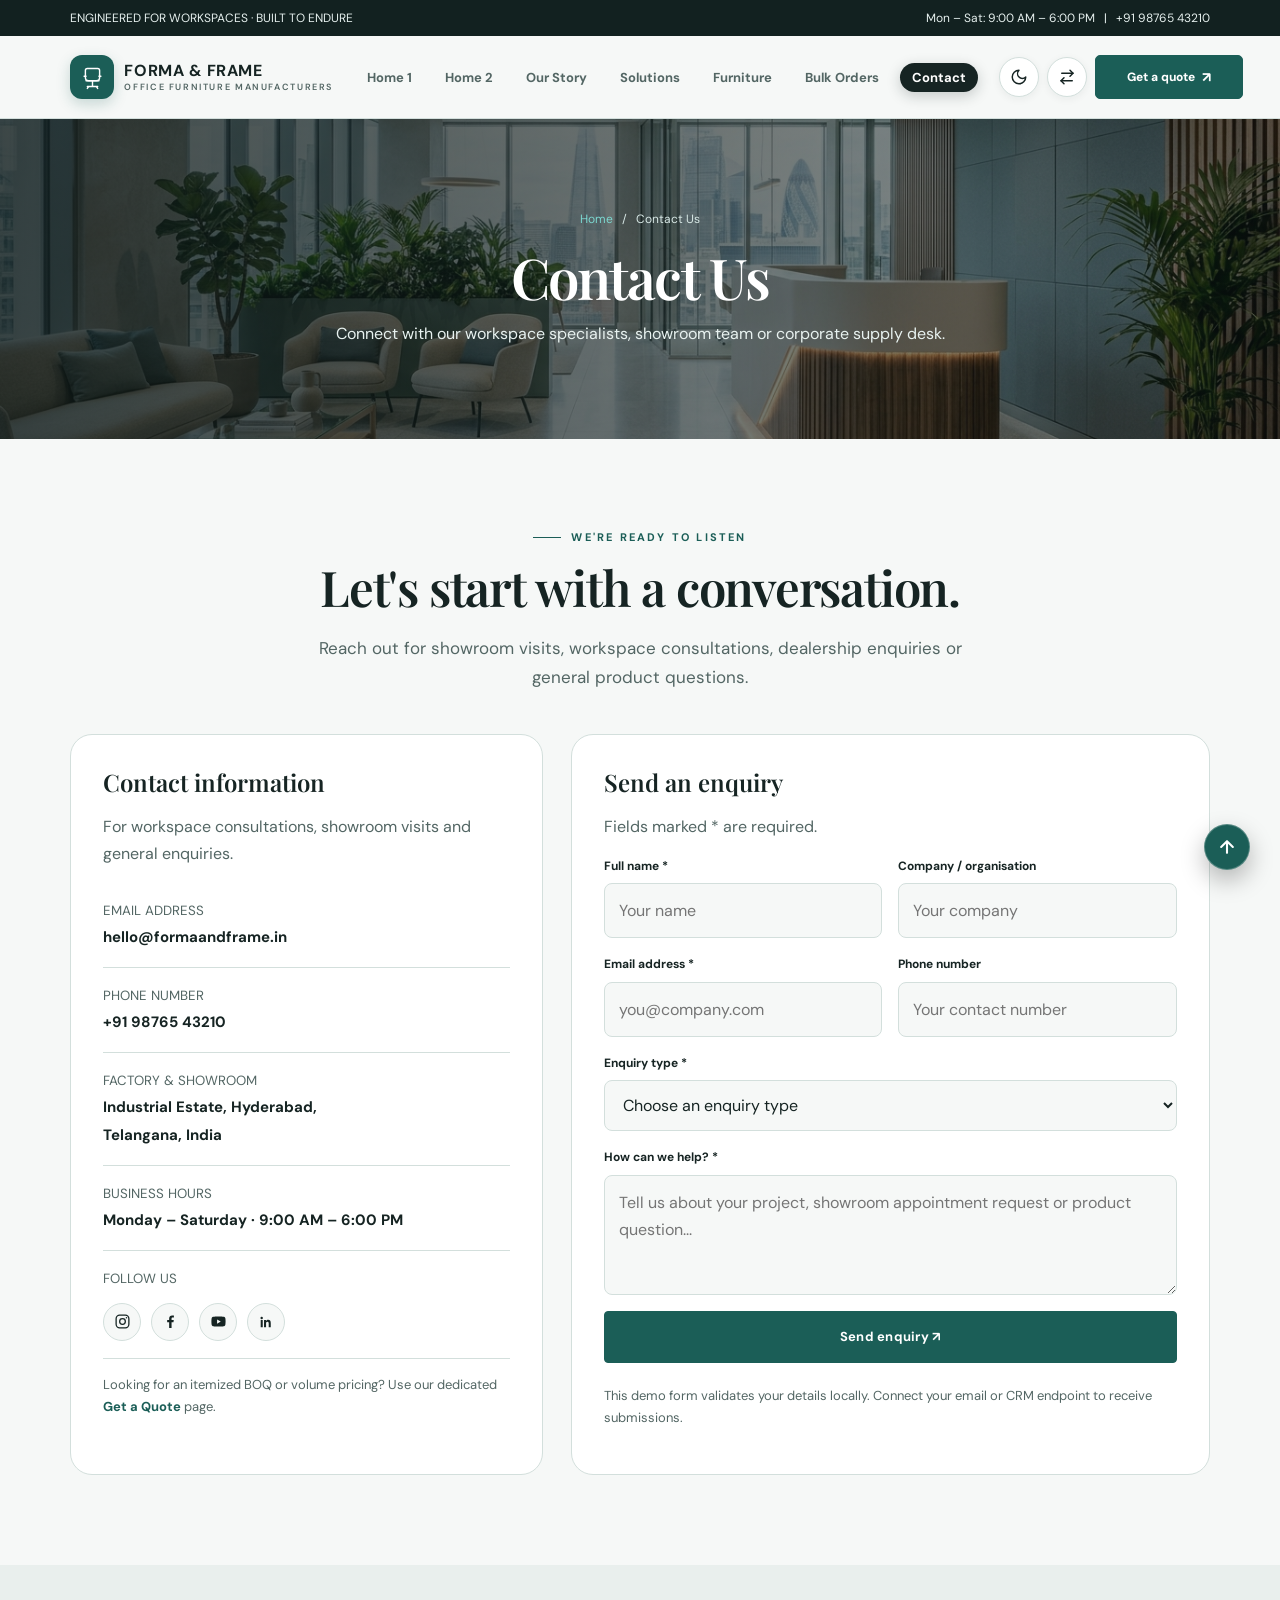
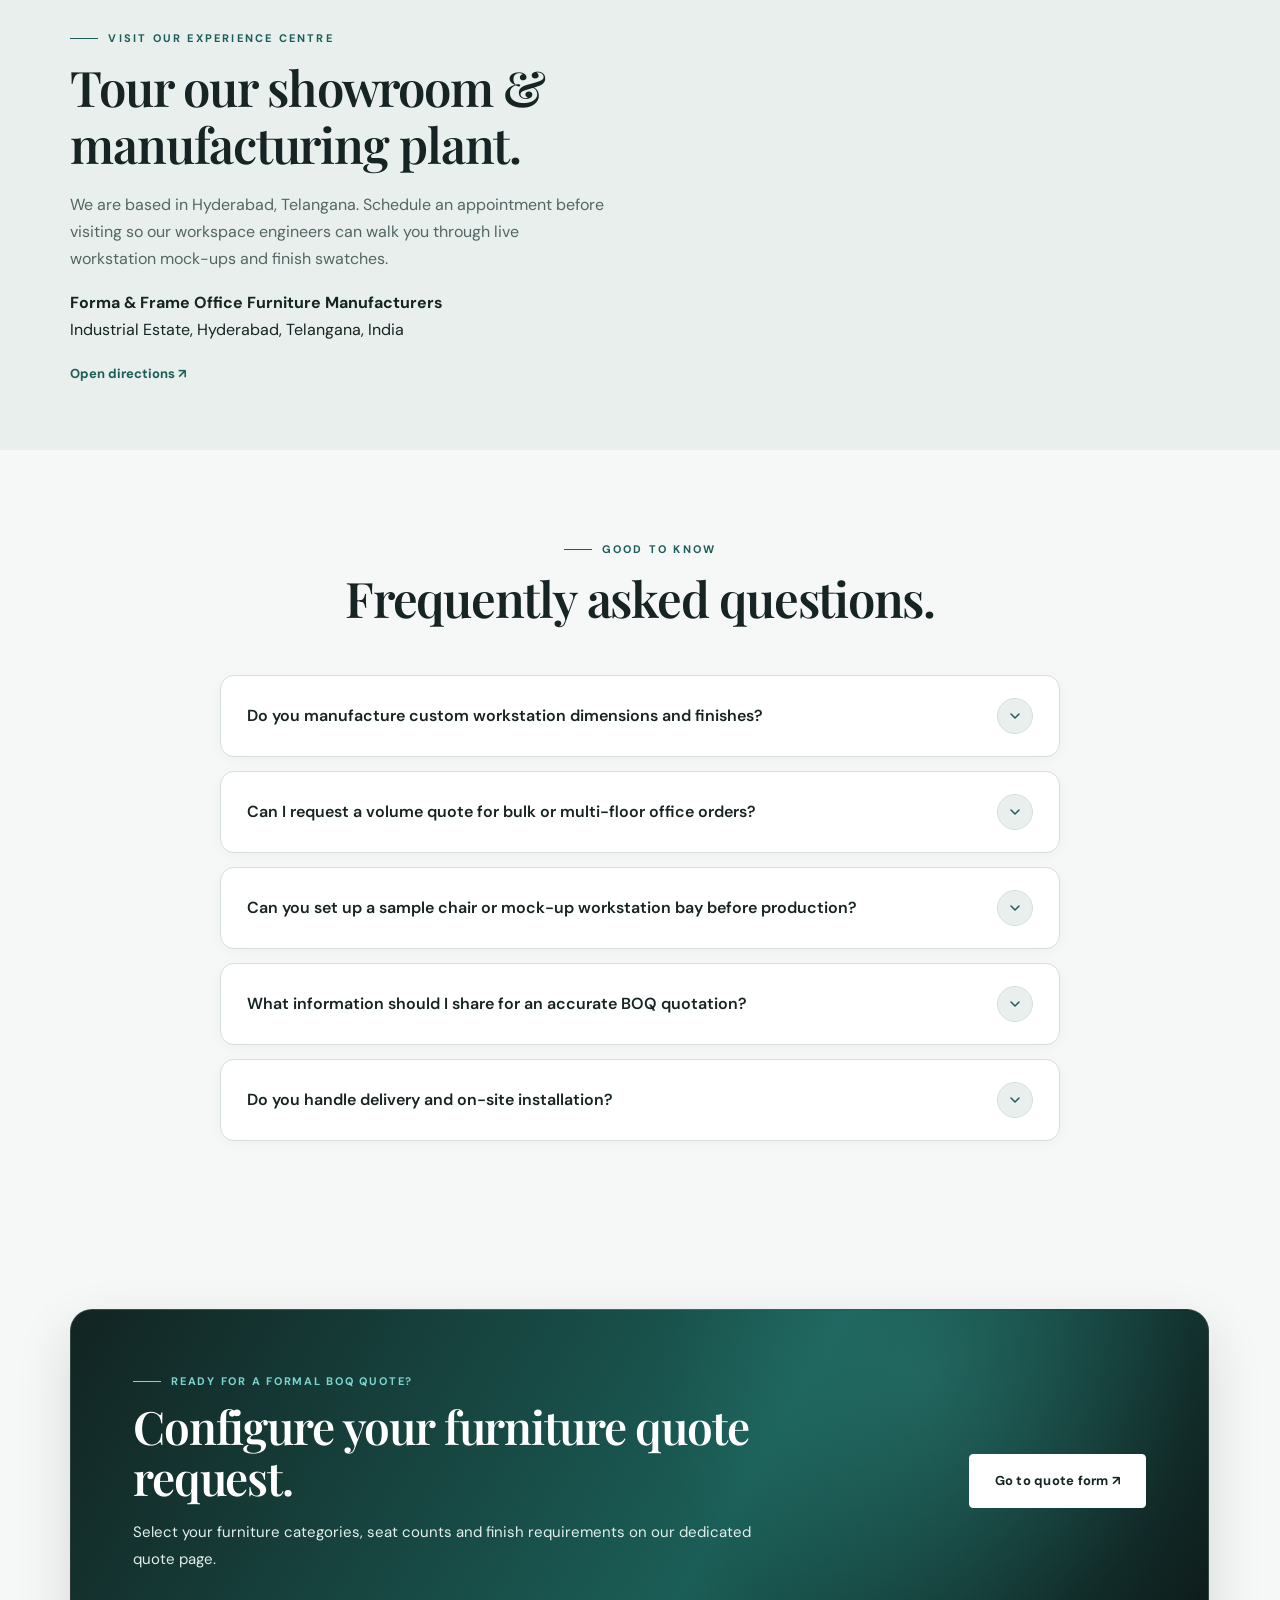
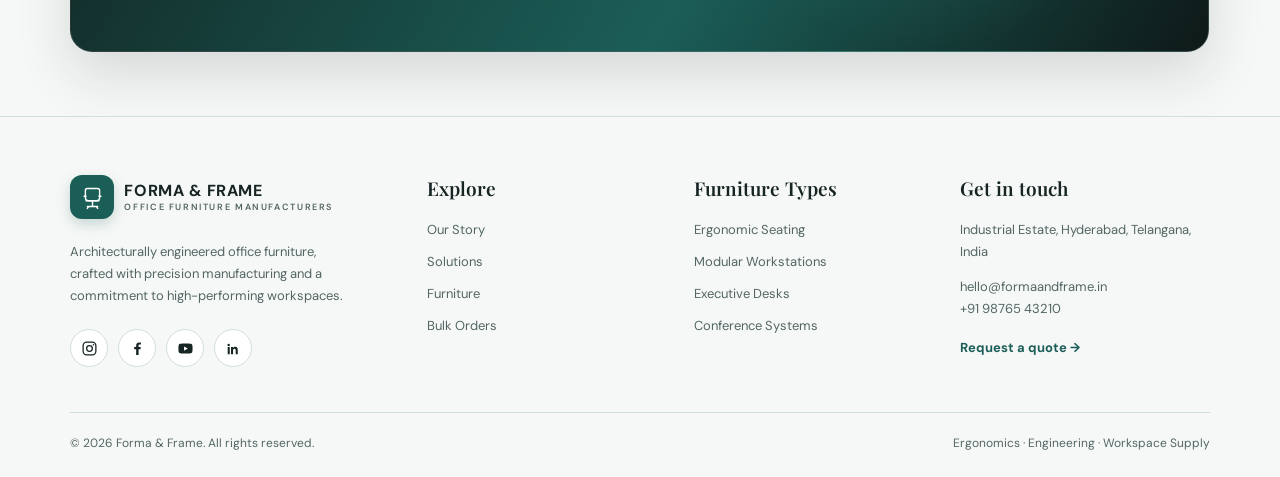
<file: contact.html>
<!doctype html>
<html lang="en" dir="ltr">
<head>
  <meta charset="utf-8">
  <meta name="viewport" content="width=device-width,initial-scale=1">
  <meta name="description" content="Commercial office furniture manufacturer and supplier creating ergonomic workspaces, modular workstations, and bulk corporate supply partnerships.">
  <title>Contact | Forma &amp; Frame</title>
  <link rel="icon" type="image/svg+xml" href="assets/favicon.svg">
  <link rel="stylesheet" href="assets/style.css">
</head>
<body>

  <!-- ================= TOP BAR ================= -->
  <div class="topline">
    <div class="container">
      <span>ENGINEERED FOR WORKSPACES · BUILT TO ENDURE</span>
      <span>Mon – Sat: 9:00 AM – 6:00 PM &nbsp; | &nbsp; +91 98765 43210</span>
    </div>
  </div>

  <!-- ================= HEADER & NAVIGATION ================= -->
  <header class="header">
    <div class="container navwrap">
      <a class="brand" href="index.html">
        <span class="brandmark" aria-hidden="true">
          <svg viewBox="0 0 48 48" role="img" focusable="false">
            <path d="M16 10h16a3 3 0 0 1 3 3v11a5 5 0 0 1-5 5H18a5 5 0 0 1-5-5V13a3 3 0 0 1 3-3z" fill="none" stroke="currentColor" stroke-width="2.2" stroke-linecap="round" stroke-linejoin="round"/>
            <path d="M11 22h3m20 0h3M14 29h20M24 29v9m-8 0h16m-14 0-2 3m14-3 2 3" fill="none" stroke="currentColor" stroke-width="2.2" stroke-linecap="round" stroke-linejoin="round"/>
          </svg>
        </span>
        <span>FORMA &amp; FRAME<small>OFFICE FURNITURE MANUFACTURERS</small></span>
      </a>

      <nav class="navlinks" id="navlinks">
        <a href="index.html" class="">Home 1</a>
        <a href="home-2.html" class="">Home 2</a>
        <a href="our-story.html" class="">Our Story</a>
        <a href="solutions.html" class="">Solutions</a>
        <a href="furniture.html" class="">Furniture</a>
        <a href="bulk-orders.html" class="">Bulk Orders</a>
        <a href="contact.html" class="active">Contact</a>
        <div class="nav-menu-tools">
          <button class="tool tool-theme" id="themeBtn" aria-label="Toggle light and dark theme" title="Toggle theme">
            <span class="tool-symbol" aria-hidden="true">
              <svg class="icon-moon" viewBox="0 0 24 24"><path d="M12 3a6 6 0 0 0 9 9 9 9 0 1 1-9-9Z"/></svg>
              <svg class="icon-sun" viewBox="0 0 24 24"><circle cx="12" cy="12" r="4"/><path d="M12 2v2m0 16v2M4.93 4.93l1.41 1.41m11.32 11.32 1.41 1.41M2 12h2m16 0h2M4.93 19.07l1.41-1.41m11.32-11.32 1.41-1.41"/></svg>
            </span>
            <span class="tool-label">Theme</span>
          </button>
          <button class="tool tool-rtl" id="rtlBtn" aria-label="Switch text direction" title="Switch LTR and RTL">
            <span class="tool-symbol rtl-symbol" aria-hidden="true">
              <svg viewBox="0 0 24 24"><path d="M16 3l4 4-4 4"/><path d="M20 7H5"/><path d="M8 21l-4-4 4-4"/><path d="M4 17h15"/></svg>
            </span>
            <span class="tool-label">LTR / RTL</span>
          </button>
          <a class="nav-contact" href="get-quote.html">Get a quote <span>↗</span></a>
        </div>
      </nav>

      <div class="navtools">
        <button class="menu-btn" id="menuBtn" aria-label="Open menu" aria-expanded="false">☰</button>
      </div>
    </div>
  </header>

  <main>

    <!-- ================= PAGE HERO BANNER ================= -->
    <section class="page-hero" style="background-image:url('assets/images/hero-contact.jpg')">
      <div class="container">
        <div class="crumb"><a href="index.html">Home</a> &nbsp; / &nbsp; Contact Us</div>
        <h1 class="display">Contact Us</h1>
        <p>Connect with our workspace specialists, showroom team or corporate supply desk.</p>
      </div>
    </section>

    <!-- ================= CONTACT PANEL & ENQUIRY FORM SECTION ================= -->
    <section class="section">
      <div class="container">
        <div class="section-head center">
          <span class="eyebrow">WE'RE READY TO LISTEN</span>
          <h2 class="h2">Let's start with a conversation.</h2>
          <p class="lead" style="margin:auto">Reach out for showroom visits, workspace consultations, dealership enquiries or general product questions.</p>
        </div>

        <div class="contact-grid">
          <aside class="contact-panel">
            <h3 class="h3">Contact information</h3>
            <p class="muted">For workspace consultations, showroom visits and general enquiries.</p>
            <div class="contact-item">
              <small>EMAIL ADDRESS</small>
              <strong>hello@formaandframe.in</strong>
            </div>
            <div class="contact-item">
              <small>PHONE NUMBER</small>
              <strong>+91 98765 43210</strong>
            </div>
            <div class="contact-item">
              <small>FACTORY &amp; SHOWROOM</small>
              <strong>Industrial Estate, Hyderabad,<br>Telangana, India</strong>
            </div>
            <div class="contact-item">
              <small>BUSINESS HOURS</small>
              <strong>Monday – Saturday · 9:00 AM – 6:00 PM</strong>
            </div>
            <div class="contact-item">
              <small>FOLLOW US</small>
              <div class="footer-social contact-social" aria-label="Social media">
                <a href="https://www.instagram.com/" target="_blank" rel="noopener" aria-label="Instagram" title="Instagram">
                  <svg viewBox="0 0 24 24" aria-hidden="true"><rect x="3" y="3" width="18" height="18" rx="5" fill="none" stroke="currentColor" stroke-width="1.8"/><circle cx="12" cy="12" r="4" fill="none" stroke="currentColor" stroke-width="1.8"/><circle cx="17.6" cy="6.7" r="1.1" fill="currentColor"/></svg>
                </a>
                <a href="https://www.facebook.com/" target="_blank" rel="noopener" aria-label="Facebook" title="Facebook">
                  <svg viewBox="0 0 24 24" aria-hidden="true"><path fill="currentColor" d="M13.5 21v-8h2.7l.4-3.1h-3.1v-2c0-.9.3-1.5 1.6-1.5h1.7V3.6c-.3 0-1.3-.1-2.5-.1-2.5 0-4.2 1.5-4.2 4.3v2.1H7.3V13h2.8v8z"/></svg>
                </a>
                <a href="https://www.youtube.com/" target="_blank" rel="noopener" aria-label="YouTube" title="YouTube">
                  <svg viewBox="0 0 24 24" aria-hidden="true"><path fill="currentColor" d="M21.58 7.19a2.5 2.5 0 0 0-1.76-1.77C18.26 5 12 5 12 5s-6.26 0-7.82.42A2.5 2.5 0 0 0 2.42 7.19C2 8.76 2 12 2 12s0 3.24.42 4.81a2.5 2.5 0 0 0 1.76 1.77C5.74 19 12 19 12 19s6.26 0 7.82-.42a2.5 2.5 0 0 0 1.76-1.77C22 15.24 22 12 22 12s0-3.24-.42-4.81zM10 15V9l5.2 3z"/></svg>
                </a>
                <a href="https://www.linkedin.com/" target="_blank" rel="noopener" aria-label="LinkedIn" title="LinkedIn">
                  <svg viewBox="0 0 24 24" aria-hidden="true"><path fill="currentColor" d="M5.2 8.7a1.7 1.7 0 1 0 0-3.4 1.7 1.7 0 0 0 0 3.4ZM3.8 10h2.9v10H3.8zm4.7 0h2.8v1.4h.1c.4-.8 1.4-1.7 2.9-1.7 3.1 0 3.7 2 3.7 4.6V20h-2.9v-5.1c0-1.2 0-2.7-1.7-2.7s-2 1.3-2 2.6V20H8.5z"/></svg>
                </a>
              </div>
            </div>
            <p class="notice">Looking for an itemized BOQ or volume pricing? Use our dedicated <a class="link-arrow" href="get-quote.html">Get a Quote</a> page.</p>
          </aside>

          <div class="form-panel">
            <h3 class="h3">Send an enquiry</h3>
            <p class="muted">Fields marked * are required.</p>
            <form id="contactForm">
              <div class="form-grid">
                <div class="field">
                  <label for="name">Full name *</label>
                  <input id="name" name="name" required placeholder="Your name">
                </div>
                <div class="field">
                  <label for="company">Company / organisation</label>
                  <input id="company" name="company" placeholder="Your company">
                </div>
                <div class="field">
                  <label for="email">Email address *</label>
                  <input id="email" name="email" type="email" required placeholder="you@company.com">
                </div>
                <div class="field">
                  <label for="phone">Phone number</label>
                  <input id="phone" name="phone" type="tel" placeholder="Your contact number">
                </div>
                <div class="field full">
                  <label for="type">Enquiry type *</label>
                  <select id="type" name="type" required>
                    <option value="">Choose an enquiry type</option>
                    <option>Showroom / factory visit</option>
                    <option>Workspace consultation</option>
                    <option>Dealer / architect partnership</option>
                    <option>General product enquiry</option>
                  </select>
                </div>
                <div class="field full">
                  <label for="message">How can we help? *</label>
                  <textarea id="message" name="message" required placeholder="Tell us about your project, showroom appointment request or product question..."></textarea>
                </div>
                <div class="field full">
                  <button class="btn" type="submit">Send enquiry ↗</button>
                  <p id="formStatus" class="notice" aria-live="polite">This demo form validates your details locally. Connect your email or CRM endpoint to receive submissions.</p>
                </div>
              </div>
            </form>
          </div>
        </div>
      </div>
    </section>

    <!-- ================= EXPERIENCE CENTRE & MAP SECTION ================= -->
    <section class="section tight" style="background:var(--surface2)">
      <div class="container split">
        <div>
          <span class="eyebrow">VISIT OUR EXPERIENCE CENTRE</span>
          <h2 class="h2">Tour our showroom &amp; manufacturing plant.</h2>
          <p class="muted">We are based in Hyderabad, Telangana. Schedule an appointment before visiting so our workspace engineers can walk you through live workstation mock-ups and finish swatches.</p>
          <p><b>Forma &amp; Frame Office Furniture Manufacturers</b><br>Industrial Estate, Hyderabad, Telangana, India</p>
          <a class="link-arrow" href="https://maps.google.com/?q=Industrial+Estate+Hyderabad+Telangana" target="_blank" rel="noopener">Open directions ↗</a>
        </div>
        <iframe class="mapframe" title="Map showing Hyderabad, Telangana" loading="lazy" src="https://maps.google.com/maps?q=Industrial%20Estate%20Hyderabad%20Telangana&t=&z=12&ie=UTF8&iwloc=&output=embed"></iframe>
      </div>
    </section>

    <!-- ================= FREQUENTLY ASKED QUESTIONS (FAQ ACCORDION) ================= -->
    <section class="section">
      <div class="container">
        <div class="section-head center">
          <span class="eyebrow">GOOD TO KNOW</span>
          <h2 class="h2">Frequently asked questions.</h2>
        </div>

        <div class="faq">
          <details>
            <summary>Do you manufacture custom workstation dimensions and finishes?</summary>
            <p>Yes. We engineer modular workstations, conference tables and storage units tailored to your CAD floorplan, laminate swatches, cable management needs and corporate branding.</p>
          </details>
          <details>
            <summary>Can I request a volume quote for bulk or multi-floor office orders?</summary>
            <p>Absolutely. Visit our <a class="link-arrow" href="get-quote.html">Get a Quote</a> page to select your furniture categories, target quantities and installation window.</p>
          </details>
          <details>
            <summary>Can you set up a sample chair or mock-up workstation bay before production?</summary>
            <p>Yes. For corporate fit-outs and bulk orders, we provide physical material swatches, sample ergonomic seating and pilot workstation bays for sign-off prior to batch manufacturing.</p>
          </details>
          <details>
            <summary>What information should I share for an accurate BOQ quotation?</summary>
            <p>Share your furniture categories or architectural BOQ, workstation dimensions, finish preferences, estimated quantities, delivery city and target site readiness date.</p>
          </details>
          <details>
            <summary>Do you handle delivery and on-site installation?</summary>
            <p>Yes. We coordinate protective zone-coded flat-pack dispatch and deploy trained installation technicians for multi-floor corporate handovers.</p>
          </details>
        </div>
      </div>
    </section>

    <!-- ================= CALL TO ACTION SECTION ================= -->
    <section class="section tight">
      <div class="container">
        <div class="cta reveal" style="background-image:linear-gradient(105deg,rgba(14,26,25,.94),rgba(14,26,25,.70)),url('https://images.unsplash.com/photo-1497215728101-856f4ea42174?auto=format&fit=crop&w=1800&q=85');background-position:center;background-size:cover">
          <div>
            <span class="eyebrow">READY FOR A FORMAL BOQ QUOTE?</span>
            <h2 class="h2" style="color:white">Configure your furniture quote request.</h2>
            <p>Select your furniture categories, seat counts and finish requirements on our dedicated quote page.</p>
          </div>
          <a class="btn light" href="get-quote.html">Go to quote form ↗</a>
        </div>
      </div>
    </section>

  </main>

  <!-- ================= FOOTER ================= -->
  <footer class="footer">
    <div class="container">
      <div class="footer-grid">
        <div>
          <a class="brand" href="index.html">
            <span class="brandmark" aria-hidden="true">
              <svg viewBox="0 0 48 48" role="img" focusable="false">
                <path d="M16 10h16a3 3 0 0 1 3 3v11a5 5 0 0 1-5 5H18a5 5 0 0 1-5-5V13a3 3 0 0 1 3-3z" fill="none" stroke="currentColor" stroke-width="2.2" stroke-linecap="round" stroke-linejoin="round"/>
                <path d="M11 22h3m20 0h3M14 29h20M24 29v9m-8 0h16m-14 0-2 3m14-3 2 3" fill="none" stroke="currentColor" stroke-width="2.2" stroke-linecap="round" stroke-linejoin="round"/>
              </svg>
            </span>
            <span>FORMA &amp; FRAME<small>OFFICE FURNITURE MANUFACTURERS</small></span>
          </a>
          <p style="max-width:290px;margin-top:20px">Architecturally engineered office furniture, crafted with precision manufacturing and a commitment to high-performing workspaces.</p>
          <div class="footer-social" aria-label="Social media">
            <a href="https://www.instagram.com/" target="_blank" rel="noopener" aria-label="Instagram" title="Instagram">
              <svg viewBox="0 0 24 24" aria-hidden="true"><rect x="3" y="3" width="18" height="18" rx="5" fill="none" stroke="currentColor" stroke-width="1.8"/><circle cx="12" cy="12" r="4" fill="none" stroke="currentColor" stroke-width="1.8"/><circle cx="17.6" cy="6.7" r="1.1" fill="currentColor"/></svg>
            </a>
            <a href="https://www.facebook.com/" target="_blank" rel="noopener" aria-label="Facebook" title="Facebook">
              <svg viewBox="0 0 24 24" aria-hidden="true"><path fill="currentColor" d="M13.5 21v-8h2.7l.4-3.1h-3.1v-2c0-.9.3-1.5 1.6-1.5h1.7V3.6c-.3 0-1.3-.1-2.5-.1-2.5 0-4.2 1.5-4.2 4.3v2.1H7.3V13h2.8v8z"/></svg>
            </a>
            <a href="https://www.youtube.com/" target="_blank" rel="noopener" aria-label="YouTube" title="YouTube">
              <svg viewBox="0 0 24 24" aria-hidden="true"><path fill="currentColor" d="M21.58 7.19a2.5 2.5 0 0 0-1.76-1.77C18.26 5 12 5 12 5s-6.26 0-7.82.42A2.5 2.5 0 0 0 2.42 7.19C2 8.76 2 12 2 12s0 3.24.42 4.81a2.5 2.5 0 0 0 1.76 1.77C5.74 19 12 19 12 19s6.26 0 7.82-.42a2.5 2.5 0 0 0 1.76-1.77C22 15.24 22 12 22 12s0-3.24-.42-4.81zM10 15V9l5.2 3z"/></svg>
            </a>
            <a href="https://www.linkedin.com/" target="_blank" rel="noopener" aria-label="LinkedIn" title="LinkedIn">
              <svg viewBox="0 0 24 24" aria-hidden="true"><path fill="currentColor" d="M5.2 8.7a1.7 1.7 0 1 0 0-3.4 1.7 1.7 0 0 0 0 3.4ZM3.8 10h2.9v10H3.8zm4.7 0h2.8v1.4h.1c.4-.8 1.4-1.7 2.9-1.7 3.1 0 3.7 2 3.7 4.6V20h-2.9v-5.1c0-1.2 0-2.7-1.7-2.7s-2 1.3-2 2.6V20H8.5z"/></svg>
            </a>
          </div>
        </div>

        <div>
          <h3>Explore</h3>
          <div class="footer-links">
            <a href="our-story.html">Our Story</a>
            <a href="solutions.html">Solutions</a>
            <a href="furniture.html">Furniture</a>
            <a href="bulk-orders.html">Bulk Orders</a>
          </div>
        </div>

        <div>
          <h3>Furniture Types</h3>
          <div class="footer-links">
            <a href="furniture.html">Ergonomic Seating</a>
            <a href="furniture.html">Modular Workstations</a>
            <a href="furniture.html">Executive Desks</a>
            <a href="furniture.html">Conference Systems</a>
          </div>
        </div>

        <div>
          <h3>Get in touch</h3>
          <p>Industrial Estate, Hyderabad, Telangana, India</p>
          <p>hello@formaandframe.in<br>+91 98765 43210</p>
          <a class="link-arrow" href="get-quote.html">Request a quote →</a>
        </div>
      </div>

      <div class="footer-bottom">
        <span>© 2026 Forma &amp; Frame. All rights reserved.</span>
        <span>Ergonomics · Engineering · Workspace Supply</span>
        <button class="back-to-top" type="button" aria-label="Back to top" title="Back to top">
          <svg viewBox="0 0 24 24" aria-hidden="true" fill="none" stroke="currentColor" stroke-width="2.5" stroke-linecap="round" stroke-linejoin="round"><path d="M12 19V5m-7 7 7-7 7 7"/></svg>
        </button>
      </div>
    </div>
  </footer>

  <script src="assets/script.js"></script>
</body>
</html>
</file>
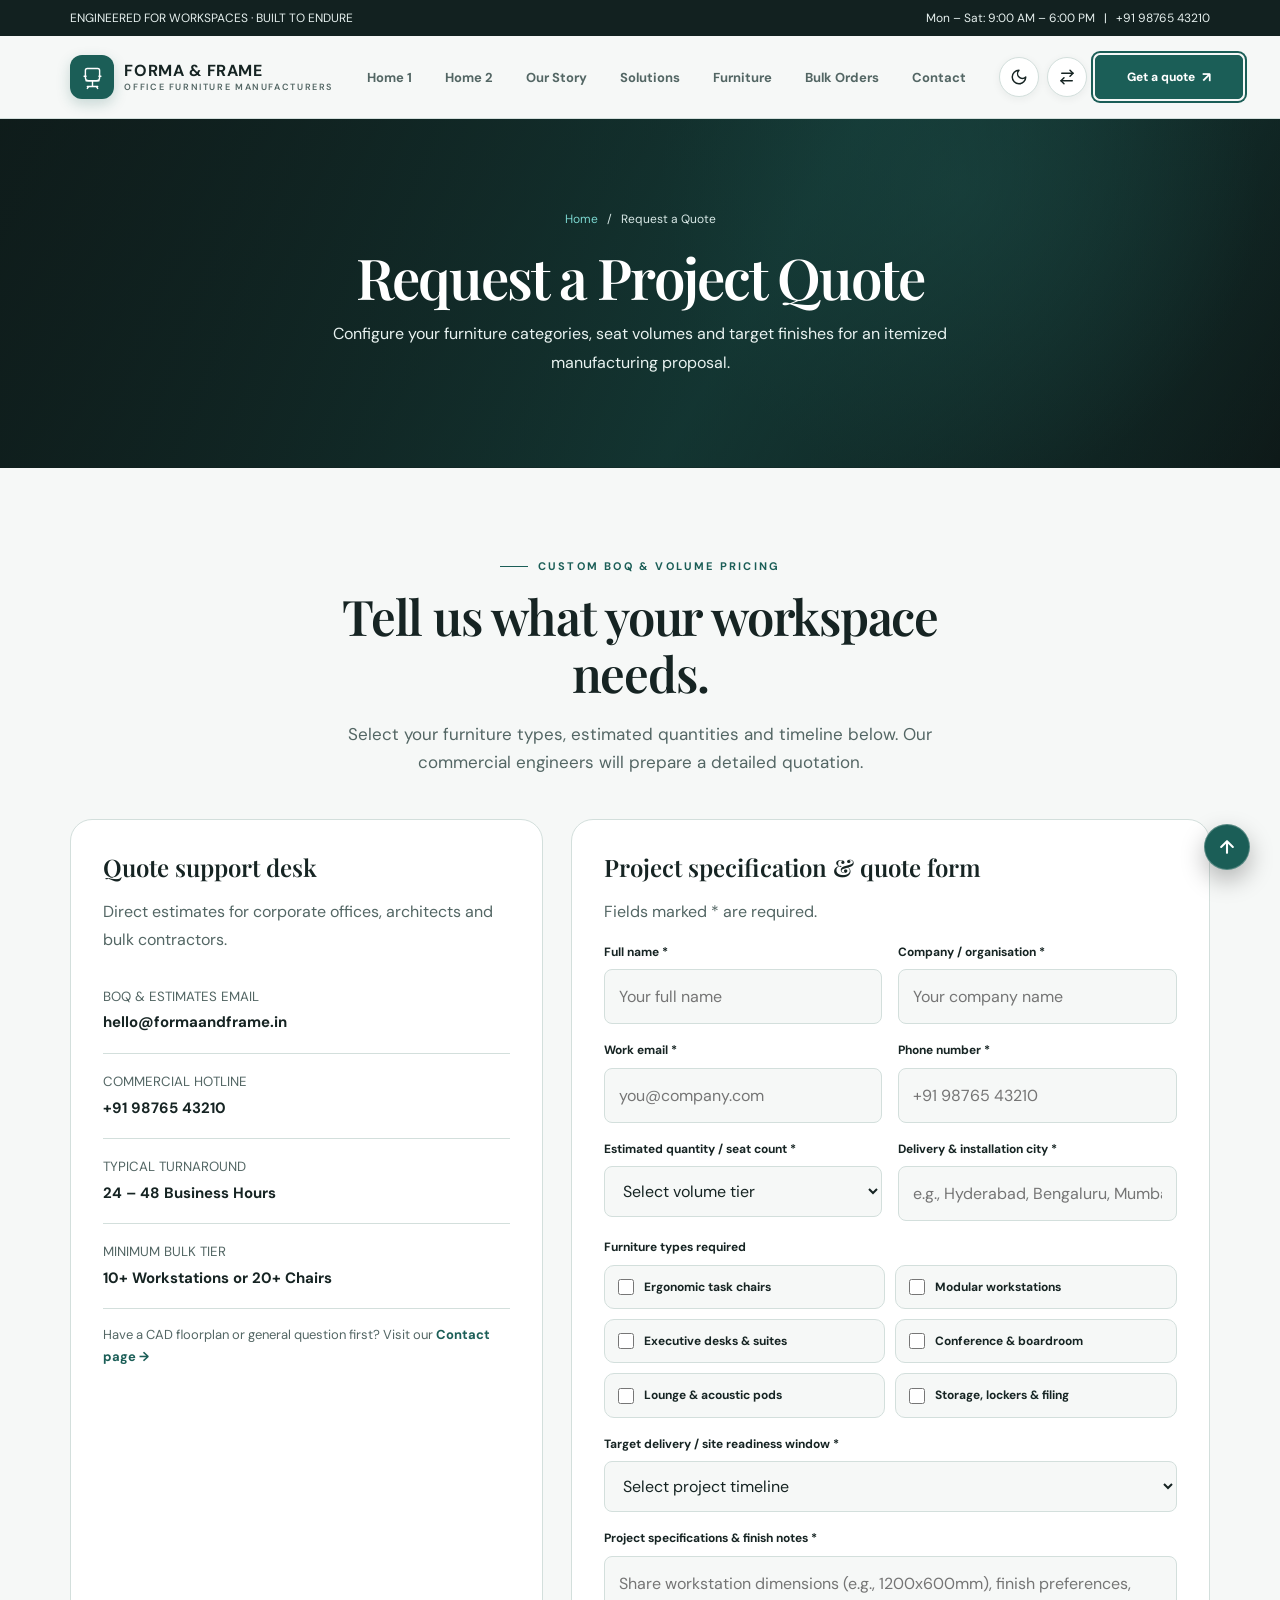
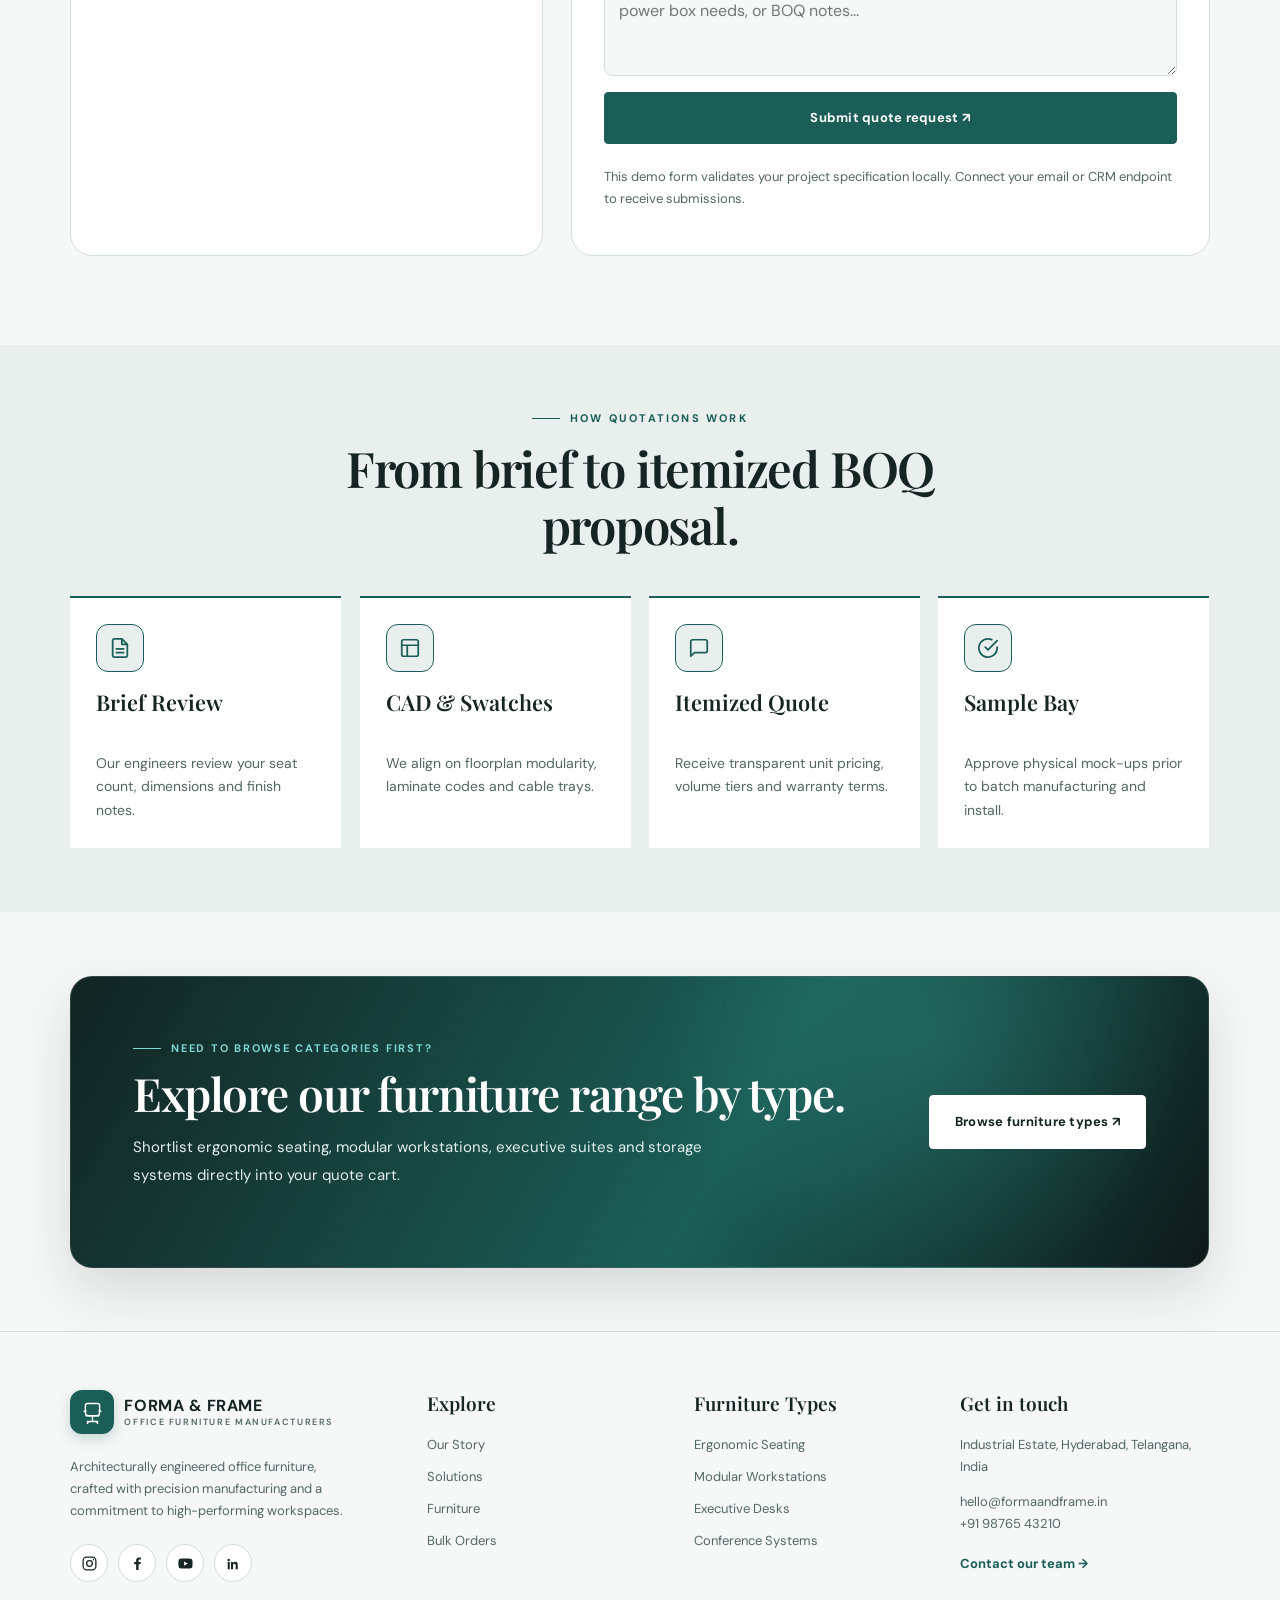
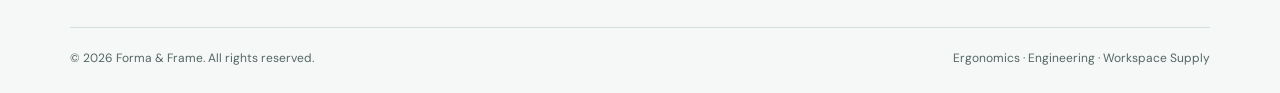
<file: get-quote.html>
<!doctype html>
<html lang="en" dir="ltr">
<head>
  <meta charset="utf-8">
  <meta name="viewport" content="width=device-width,initial-scale=1">
  <meta name="description" content="Request a customized commercial office furniture quote, BOQ pricing or bulk workspace supply estimate from Forma & Frame.">
  <title>Get a Quote | Forma &amp; Frame</title>
  <link rel="icon" type="image/svg+xml" href="assets/favicon.svg">
  <link rel="stylesheet" href="assets/style.css">
</head>
<body>

  <!-- ================= TOP BAR ================= -->
  <div class="topline">
    <div class="container">
      <span>ENGINEERED FOR WORKSPACES · BUILT TO ENDURE</span>
      <span>Mon – Sat: 9:00 AM – 6:00 PM &nbsp; | &nbsp; +91 98765 43210</span>
    </div>
  </div>

  <!-- ================= HEADER & NAVIGATION ================= -->
  <header class="header">
    <div class="container navwrap">
      <a class="brand" href="index.html">
        <span class="brandmark" aria-hidden="true">
          <svg viewBox="0 0 48 48" role="img" focusable="false">
            <path d="M16 10h16a3 3 0 0 1 3 3v11a5 5 0 0 1-5 5H18a5 5 0 0 1-5-5V13a3 3 0 0 1 3-3z" fill="none" stroke="currentColor" stroke-width="2.2" stroke-linecap="round" stroke-linejoin="round"/>
            <path d="M11 22h3m20 0h3M14 29h20M24 29v9m-8 0h16m-14 0-2 3m14-3 2 3" fill="none" stroke="currentColor" stroke-width="2.2" stroke-linecap="round" stroke-linejoin="round"/>
          </svg>
        </span>
        <span>FORMA &amp; FRAME<small>OFFICE FURNITURE MANUFACTURERS</small></span>
      </a>

      <nav class="navlinks" id="navlinks">
        <a href="index.html" class="">Home 1</a>
        <a href="home-2.html" class="">Home 2</a>
        <a href="our-story.html" class="">Our Story</a>
        <a href="solutions.html" class="">Solutions</a>
        <a href="furniture.html" class="">Furniture</a>
        <a href="bulk-orders.html" class="">Bulk Orders</a>
        <a href="contact.html" class="">Contact</a>
        <div class="nav-menu-tools">
          <button class="tool tool-theme" id="themeBtn" aria-label="Toggle light and dark theme" title="Toggle theme">
            <span class="tool-symbol" aria-hidden="true">
              <svg class="icon-moon" viewBox="0 0 24 24"><path d="M12 3a6 6 0 0 0 9 9 9 9 0 1 1-9-9Z"/></svg>
              <svg class="icon-sun" viewBox="0 0 24 24"><circle cx="12" cy="12" r="4"/><path d="M12 2v2m0 16v2M4.93 4.93l1.41 1.41m11.32 11.32 1.41 1.41M2 12h2m16 0h2M4.93 19.07l1.41-1.41m11.32-11.32 1.41-1.41"/></svg>
            </span>
            <span class="tool-label">Theme</span>
          </button>
          <button class="tool tool-rtl" id="rtlBtn" aria-label="Switch text direction" title="Switch LTR and RTL">
            <span class="tool-symbol rtl-symbol" aria-hidden="true">
              <svg viewBox="0 0 24 24"><path d="M16 3l4 4-4 4"/><path d="M20 7H5"/><path d="M8 21l-4-4 4-4"/><path d="M4 17h15"/></svg>
            </span>
            <span class="tool-label">LTR / RTL</span>
          </button>
          <a class="nav-contact" href="get-quote.html" aria-current="page">Get a quote <span>↗</span></a>
        </div>
      </nav>

      <div class="navtools">
        <button class="menu-btn" id="menuBtn" aria-label="Open menu" aria-expanded="false">☰</button>
      </div>
    </div>
  </header>

  <main>

    <!-- ================= PAGE HERO BANNER ================= -->
    <section class="page-hero" style="background-image:url('https://images.pexels.com/photos/19817757/pexels-photo-19817757.jpeg?auto=compress&cs=tinysrgb&w=1800')">
      <div class="container">
        <div class="crumb"><a href="index.html">Home</a> &nbsp; / &nbsp; Request a Quote</div>
        <h1 class="display">Request a Project Quote</h1>
        <p>Configure your furniture categories, seat volumes and target finishes for an itemized manufacturing proposal.</p>
      </div>
    </section>

    <!-- ================= PROJECT QUOTE BUILDER & FORM ================= -->
    <section class="section">
      <div class="container">
        <div class="section-head center">
          <span class="eyebrow">CUSTOM BOQ &amp; VOLUME PRICING</span>
          <h2 class="h2">Tell us what your workspace needs.</h2>
          <p class="lead" style="margin:auto">Select your furniture types, estimated quantities and timeline below. Our commercial engineers will prepare a detailed quotation.</p>
        </div>

        <div class="contact-grid">
          <aside class="contact-panel">
            <h3 class="h3">Quote support desk</h3>
            <p class="muted">Direct estimates for corporate offices, architects and bulk contractors.</p>
            <div class="contact-item">
              <small>BOQ &amp; ESTIMATES EMAIL</small>
              <strong>hello@formaandframe.in</strong>
            </div>
            <div class="contact-item">
              <small>COMMERCIAL HOTLINE</small>
              <strong>+91 98765 43210</strong>
            </div>
            <div class="contact-item">
              <small>TYPICAL TURNAROUND</small>
              <strong>24 – 48 Business Hours</strong>
            </div>
            <div class="contact-item">
              <small>MINIMUM BULK TIER</small>
              <strong>10+ Workstations or 20+ Chairs</strong>
            </div>
            <p class="notice">Have a CAD floorplan or general question first? Visit our <a class="link-arrow" href="contact.html">Contact page →</a></p>
          </aside>

          <div class="form-panel">
            <h3 class="h3">Project specification &amp; quote form</h3>
            <p class="muted">Fields marked * are required.</p>
            <form id="quoteForm">
              <div class="form-grid">
                <div class="field">
                  <label for="qName">Full name *</label>
                  <input id="qName" name="name" required placeholder="Your full name">
                </div>
                <div class="field">
                  <label for="qCompany">Company / organisation *</label>
                  <input id="qCompany" name="company" required placeholder="Your company name">
                </div>
                <div class="field">
                  <label for="qEmail">Work email *</label>
                  <input id="qEmail" name="email" type="email" required placeholder="you@company.com">
                </div>
                <div class="field">
                  <label for="qPhone">Phone number *</label>
                  <input id="qPhone" name="phone" type="tel" required placeholder="+91 98765 43210">
                </div>
                <div class="field">
                  <label for="qSeats">Estimated quantity / seat count *</label>
                  <select id="qSeats" name="seats" required>
                    <option value="">Select volume tier</option>
                    <option>10 – 50 units (Boutique / Studio)</option>
                    <option>51 – 150 units (Mid-size Floor)</option>
                    <option>151 – 500 units (Corporate Campus)</option>
                    <option>500+ units (Enterprise / Multi-Site)</option>
                  </select>
                </div>
                <div class="field">
                  <label for="qCity">Delivery &amp; installation city *</label>
                  <input id="qCity" name="city" required placeholder="e.g., Hyderabad, Bengaluru, Mumbai">
                </div>

                <div class="field full">
                  <label>Furniture types required</label>
                  <div class="quote-categories">
                    <label class="quote-check"><input type="checkbox" name="categories" value="Ergonomic task chairs"> Ergonomic task chairs</label>
                    <label class="quote-check"><input type="checkbox" name="categories" value="Modular workstations"> Modular workstations</label>
                    <label class="quote-check"><input type="checkbox" name="categories" value="Executive desks & suites"> Executive desks &amp; suites</label>
                    <label class="quote-check"><input type="checkbox" name="categories" value="Conference & boardroom"> Conference &amp; boardroom</label>
                    <label class="quote-check"><input type="checkbox" name="categories" value="Lounge & acoustic pods"> Lounge &amp; acoustic pods</label>
                    <label class="quote-check"><input type="checkbox" name="categories" value="Storage, lockers & filing"> Storage, lockers &amp; filing</label>
                  </div>
                </div>

                <div class="field full">
                  <label for="qTimeline">Target delivery / site readiness window *</label>
                  <select id="qTimeline" name="timeline" required>
                    <option value="">Select project timeline</option>
                    <option>Immediate (Within 30 days)</option>
                    <option>Short-term (1 – 2 months)</option>
                    <option>Planned rollout (3 – 6 months)</option>
                    <option>Long-term tender / budgeting</option>
                  </select>
                </div>

                <div class="field full">
                  <label for="quoteMessage">Project specifications &amp; finish notes *</label>
                  <textarea id="quoteMessage" name="message" required placeholder="Share workstation dimensions (e.g., 1200x600mm), finish preferences, power box needs, or BOQ notes..."></textarea>
                </div>

                <div class="field full">
                  <button class="btn" type="submit">Submit quote request ↗</button>
                  <p id="quoteStatus" class="notice" aria-live="polite">This demo form validates your project specification locally. Connect your email or CRM endpoint to receive submissions.</p>
                </div>
              </div>
            </form>
          </div>
        </div>
      </div>
    </section>

    <!-- ================= WHAT HAPPENS NEXT (4 STEPS) ================= -->
    <section class="section tight" style="background:var(--surface2)">
      <div class="container">
        <div class="section-head center">
          <span class="eyebrow">HOW QUOTATIONS WORK</span>
          <h2 class="h2">From brief to itemized BOQ proposal.</h2>
        </div>

        <div class="process">
          <div class="step reveal">
            <span class="step-icon" aria-hidden="true"><svg viewBox="0 0 24 24"><path d="M14 2H6a2 2 0 0 0-2 2v16a2 2 0 0 0 2 2h12a2 2 0 0 0 2-2V8z"/><polyline points="14 2 14 8 20 8"/><line x1="16" y1="13" x2="8" y2="13"/><line x1="16" y1="17" x2="8" y2="17"/></svg></span>
            <h3 class="h3">Brief Review</h3>
            <p>Our engineers review your seat count, dimensions and finish notes.</p>
          </div>
          <div class="step reveal">
            <span class="step-icon" aria-hidden="true"><svg viewBox="0 0 24 24"><rect x="3" y="3" width="18" height="18" rx="2"/><path d="M3 9h18M9 21V9"/></svg></span>
            <h3 class="h3">CAD &amp; Swatches</h3>
            <p>We align on floorplan modularity, laminate codes and cable trays.</p>
          </div>
          <div class="step reveal">
            <span class="step-icon" aria-hidden="true"><svg viewBox="0 0 24 24"><path d="M21 15a2 2 0 0 1-2 2H7l-4 4V5a2 2 0 0 1 2-2h14a2 2 0 0 1 2 2z"/></svg></span>
            <h3 class="h3">Itemized Quote</h3>
            <p>Receive transparent unit pricing, volume tiers and warranty terms.</p>
          </div>
          <div class="step reveal">
            <span class="step-icon" aria-hidden="true"><svg viewBox="0 0 24 24"><path d="M22 11.08V12a10 10 0 1 1-5.93-9.14"/><polyline points="22 4 12 14.01 9 11.01"/></svg></span>
            <h3 class="h3">Sample Bay</h3>
            <p>Approve physical mock-ups prior to batch manufacturing and install.</p>
          </div>
        </div>
      </div>
    </section>

    <!-- ================= CALL TO ACTION SECTION ================= -->
    <section class="section tight">
      <div class="container">
        <div class="cta reveal" style="background-image:linear-gradient(105deg,rgba(14,26,25,.94),rgba(14,26,25,.70)),url('https://images.unsplash.com/photo-1581092160607-ee22621dd758?auto=format&fit=crop&w=1800&q=85');background-position:center;background-size:cover">
          <div>
            <span class="eyebrow">NEED TO BROWSE CATEGORIES FIRST?</span>
            <h2 class="h2" style="color:white">Explore our furniture range by type.</h2>
            <p>Shortlist ergonomic seating, modular workstations, executive suites and storage systems directly into your quote cart.</p>
          </div>
          <a class="btn light" href="furniture.html">Browse furniture types ↗</a>
        </div>
      </div>
    </section>

  </main>

  <!-- ================= FOOTER ================= -->
  <footer class="footer">
    <div class="container">
      <div class="footer-grid">
        <div>
          <a class="brand" href="index.html">
            <span class="brandmark" aria-hidden="true">
              <svg viewBox="0 0 48 48" role="img" focusable="false">
                <path d="M16 10h16a3 3 0 0 1 3 3v11a5 5 0 0 1-5 5H18a5 5 0 0 1-5-5V13a3 3 0 0 1 3-3z" fill="none" stroke="currentColor" stroke-width="2.2" stroke-linecap="round" stroke-linejoin="round"/>
                <path d="M11 22h3m20 0h3M14 29h20M24 29v9m-8 0h16m-14 0-2 3m14-3 2 3" fill="none" stroke="currentColor" stroke-width="2.2" stroke-linecap="round" stroke-linejoin="round"/>
              </svg>
            </span>
            <span>FORMA &amp; FRAME<small>OFFICE FURNITURE MANUFACTURERS</small></span>
          </a>
          <p style="max-width:290px;margin-top:20px">Architecturally engineered office furniture, crafted with precision manufacturing and a commitment to high-performing workspaces.</p>
          <div class="footer-social" aria-label="Social media">
            <a href="https://www.instagram.com/" target="_blank" rel="noopener" aria-label="Instagram" title="Instagram">
              <svg viewBox="0 0 24 24" aria-hidden="true"><rect x="3" y="3" width="18" height="18" rx="5" fill="none" stroke="currentColor" stroke-width="1.8"/><circle cx="12" cy="12" r="4" fill="none" stroke="currentColor" stroke-width="1.8"/><circle cx="17.6" cy="6.7" r="1.1" fill="currentColor"/></svg>
            </a>
            <a href="https://www.facebook.com/" target="_blank" rel="noopener" aria-label="Facebook" title="Facebook">
              <svg viewBox="0 0 24 24" aria-hidden="true"><path fill="currentColor" d="M13.5 21v-8h2.7l.4-3.1h-3.1v-2c0-.9.3-1.5 1.6-1.5h1.7V3.6c-.3 0-1.3-.1-2.5-.1-2.5 0-4.2 1.5-4.2 4.3v2.1H7.3V13h2.8v8z"/></svg>
            </a>
            <a href="https://www.youtube.com/" target="_blank" rel="noopener" aria-label="YouTube" title="YouTube">
              <svg viewBox="0 0 24 24" aria-hidden="true"><path fill="currentColor" d="M21.58 7.19a2.5 2.5 0 0 0-1.76-1.77C18.26 5 12 5 12 5s-6.26 0-7.82.42A2.5 2.5 0 0 0 2.42 7.19C2 8.76 2 12 2 12s0 3.24.42 4.81a2.5 2.5 0 0 0 1.76 1.77C5.74 19 12 19 12 19s6.26 0 7.82-.42a2.5 2.5 0 0 0 1.76-1.77C22 15.24 22 12 22 12s0-3.24-.42-4.81zM10 15V9l5.2 3z"/></svg>
            </a>
            <a href="https://www.linkedin.com/" target="_blank" rel="noopener" aria-label="LinkedIn" title="LinkedIn">
              <svg viewBox="0 0 24 24" aria-hidden="true"><path fill="currentColor" d="M5.2 8.7a1.7 1.7 0 1 0 0-3.4 1.7 1.7 0 0 0 0 3.4ZM3.8 10h2.9v10H3.8zm4.7 0h2.8v1.4h.1c.4-.8 1.4-1.7 2.9-1.7 3.1 0 3.7 2 3.7 4.6V20h-2.9v-5.1c0-1.2 0-2.7-1.7-2.7s-2 1.3-2 2.6V20H8.5z"/></svg>
            </a>
          </div>
        </div>

        <div>
          <h3>Explore</h3>
          <div class="footer-links">
            <a href="our-story.html">Our Story</a>
            <a href="solutions.html">Solutions</a>
            <a href="furniture.html">Furniture</a>
            <a href="bulk-orders.html">Bulk Orders</a>
          </div>
        </div>

        <div>
          <h3>Furniture Types</h3>
          <div class="footer-links">
            <a href="furniture.html">Ergonomic Seating</a>
            <a href="furniture.html">Modular Workstations</a>
            <a href="furniture.html">Executive Desks</a>
            <a href="furniture.html">Conference Systems</a>
          </div>
        </div>

        <div>
          <h3>Get in touch</h3>
          <p>Industrial Estate, Hyderabad, Telangana, India</p>
          <p>hello@formaandframe.in<br>+91 98765 43210</p>
          <a class="link-arrow" href="contact.html">Contact our team →</a>
        </div>
      </div>

      <div class="footer-bottom">
        <span>© 2026 Forma &amp; Frame. All rights reserved.</span>
        <span>Ergonomics · Engineering · Workspace Supply</span>
        <button class="back-to-top" type="button" aria-label="Back to top" title="Back to top">
          <svg viewBox="0 0 24 24" aria-hidden="true" fill="none" stroke="currentColor" stroke-width="2.5" stroke-linecap="round" stroke-linejoin="round"><path d="M12 19V5m-7 7 7-7 7 7"/></svg>
        </button>
      </div>
    </div>
  </footer>

  <script src="assets/script.js"></script>
</body>
</html>
</file>
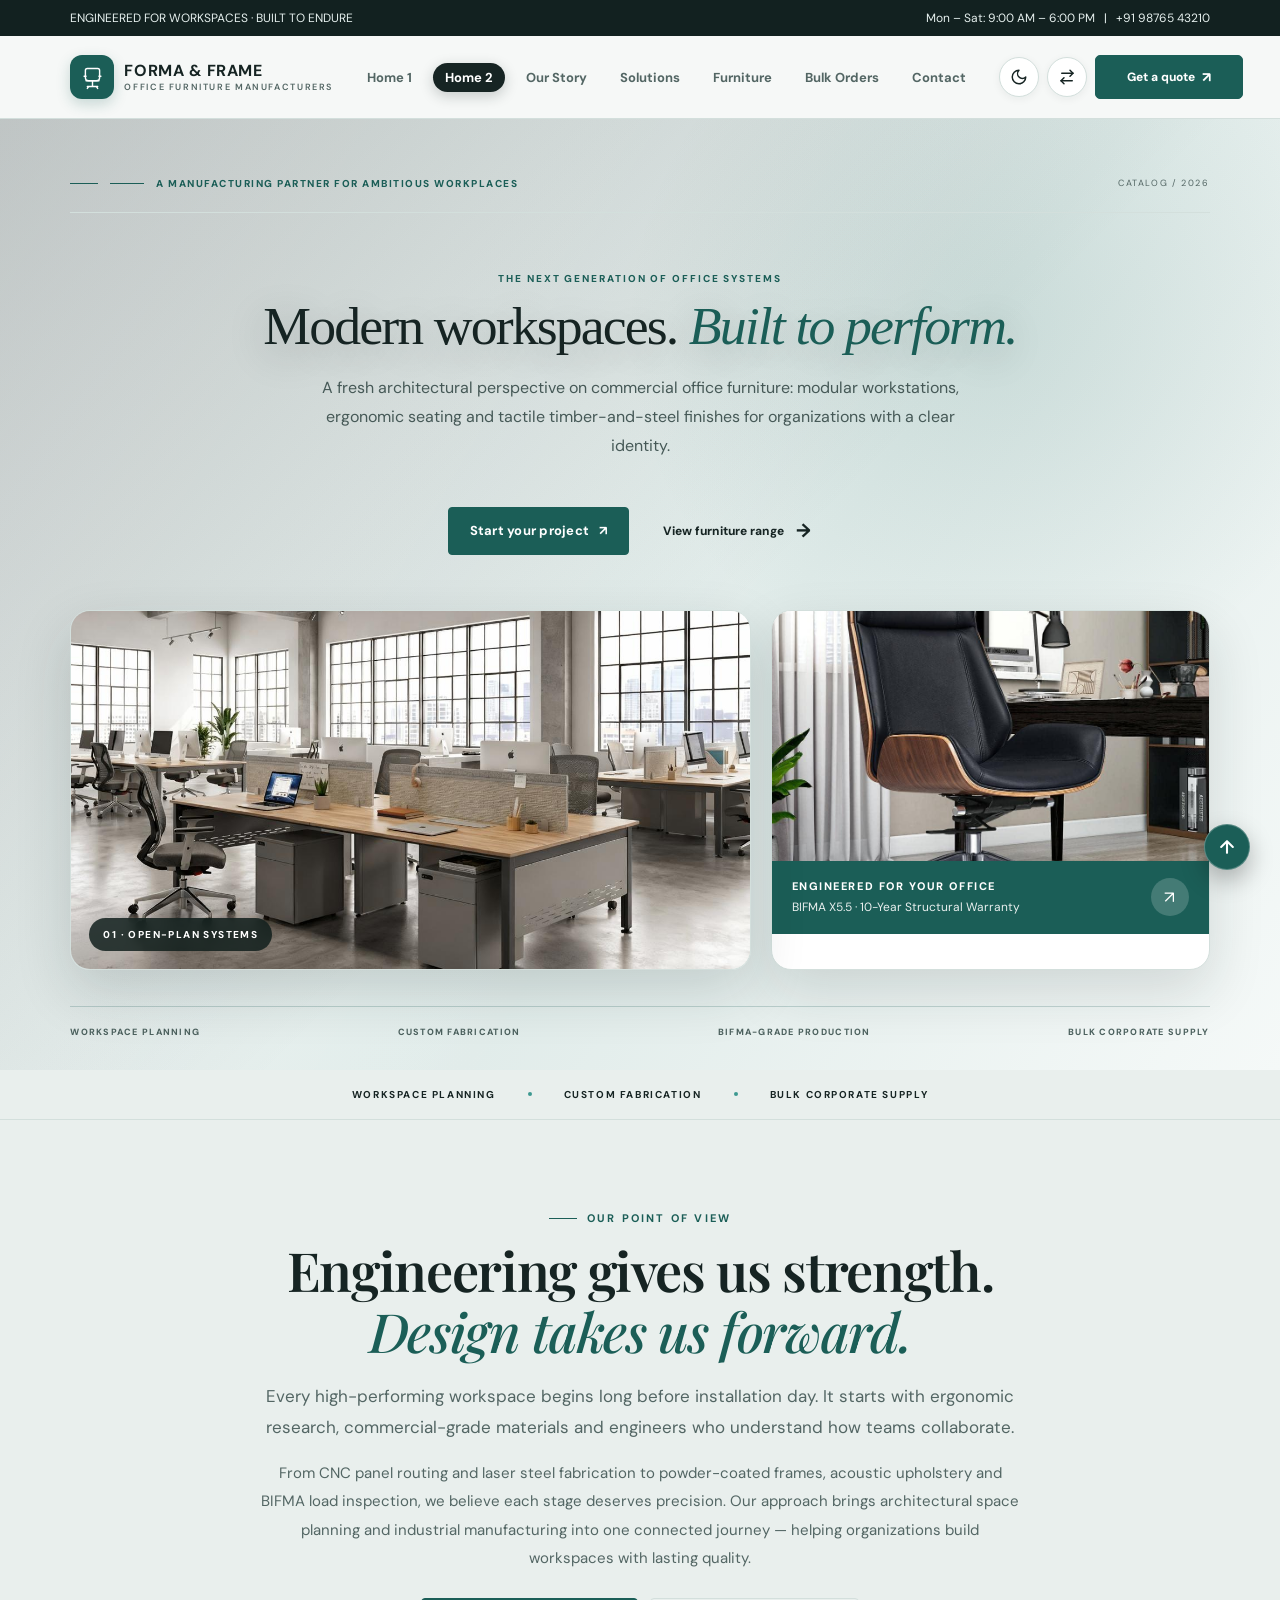
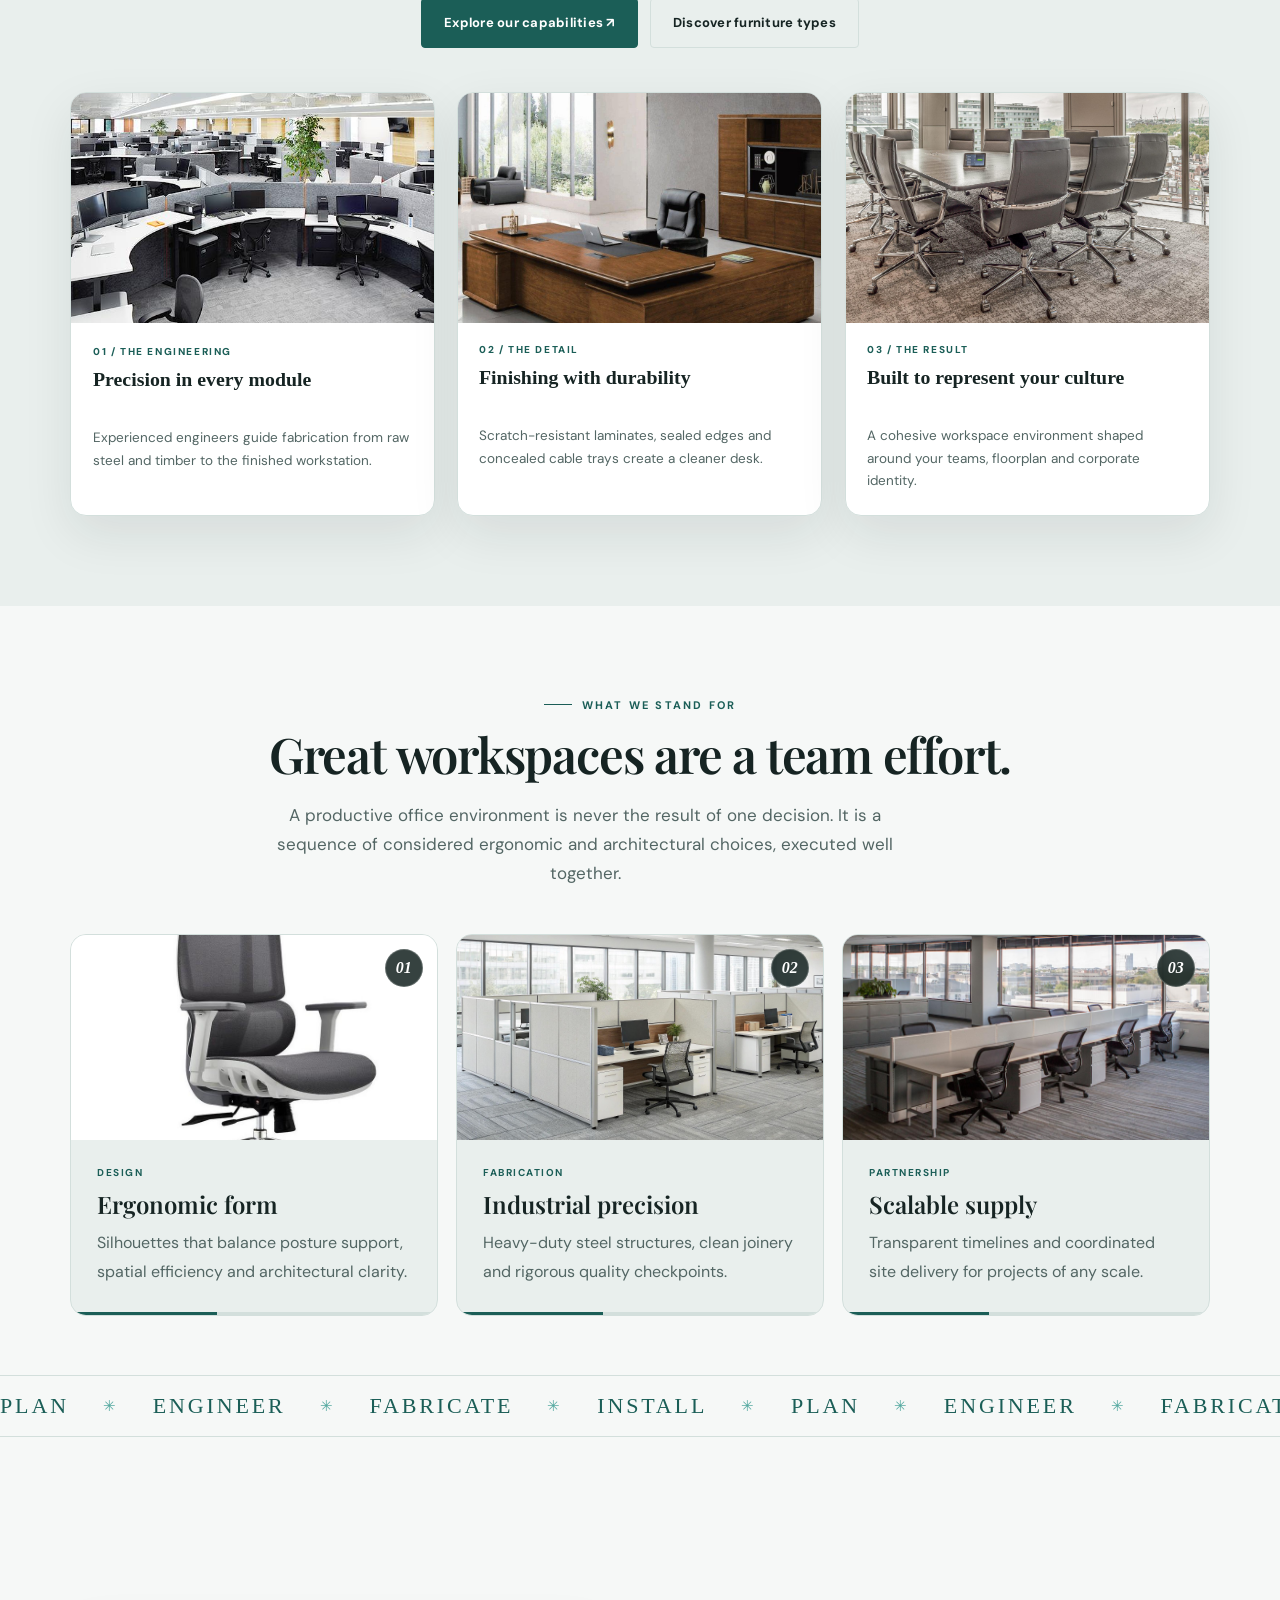
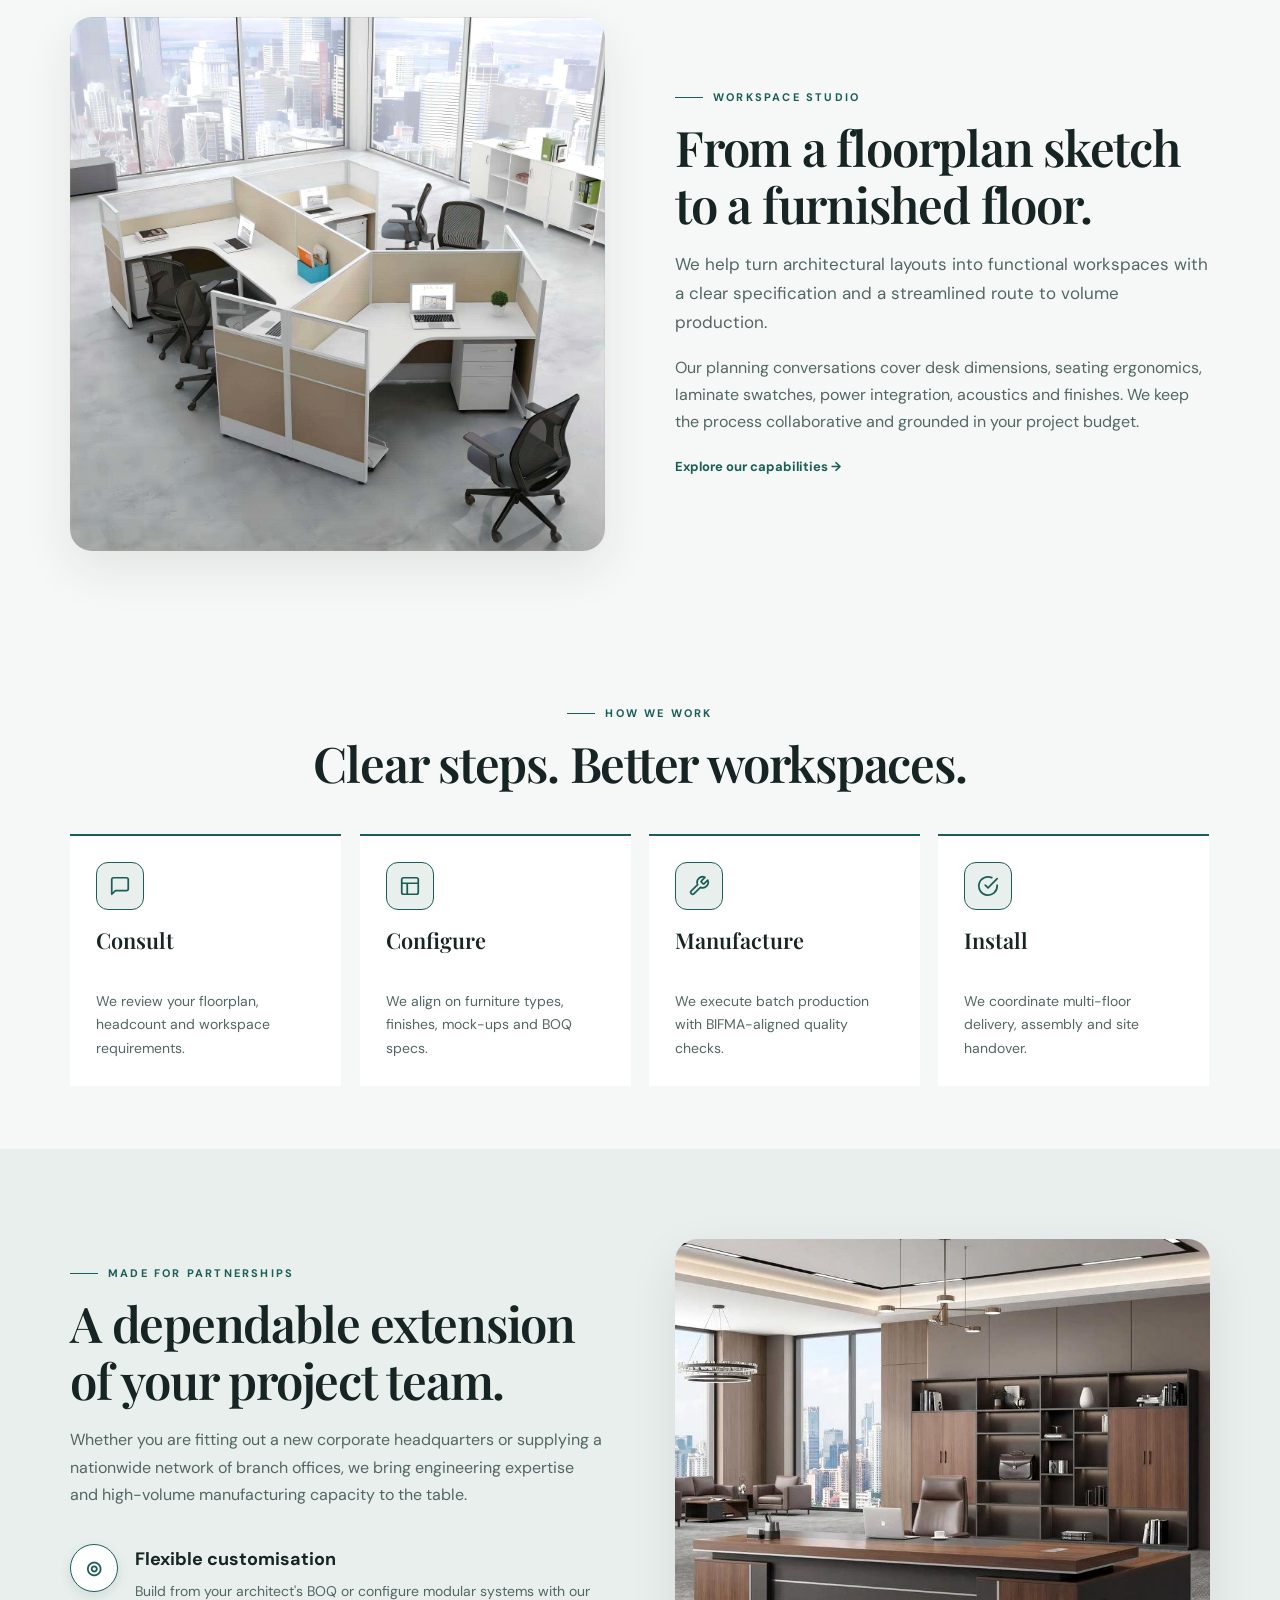
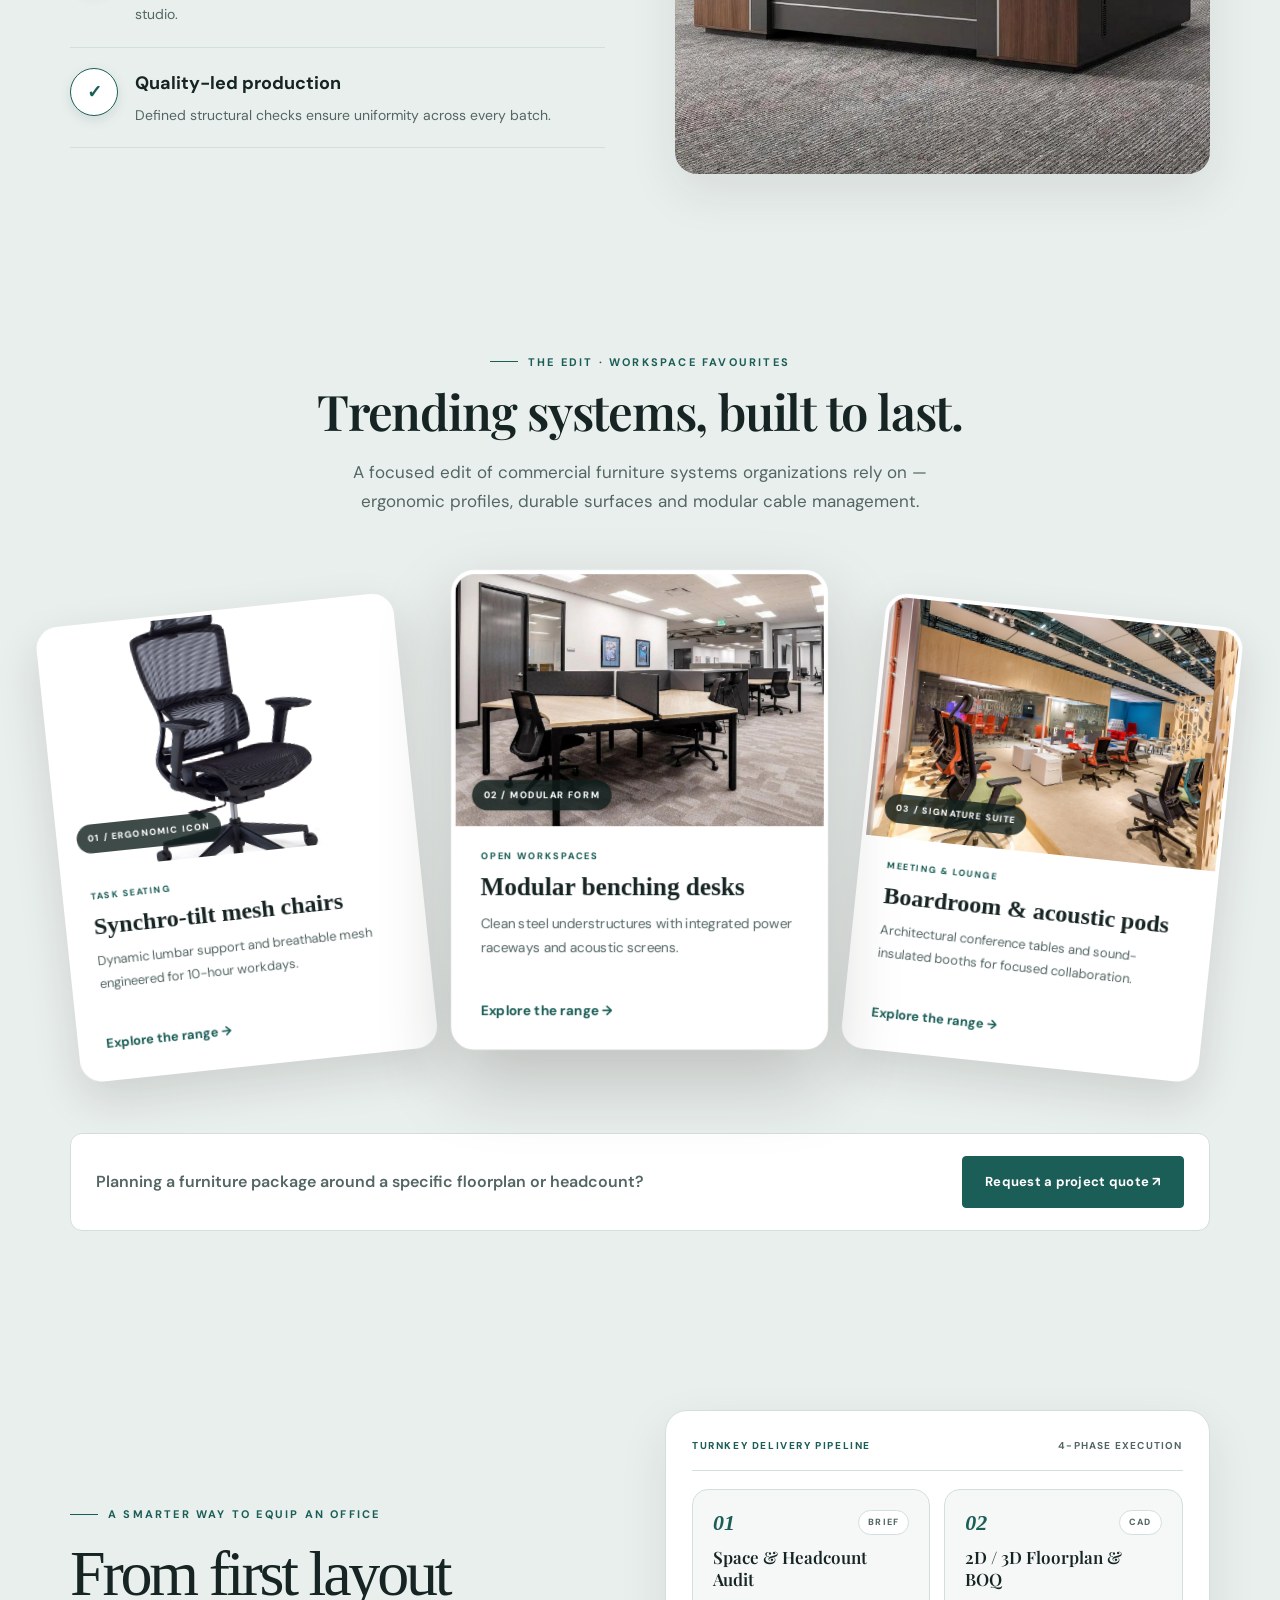
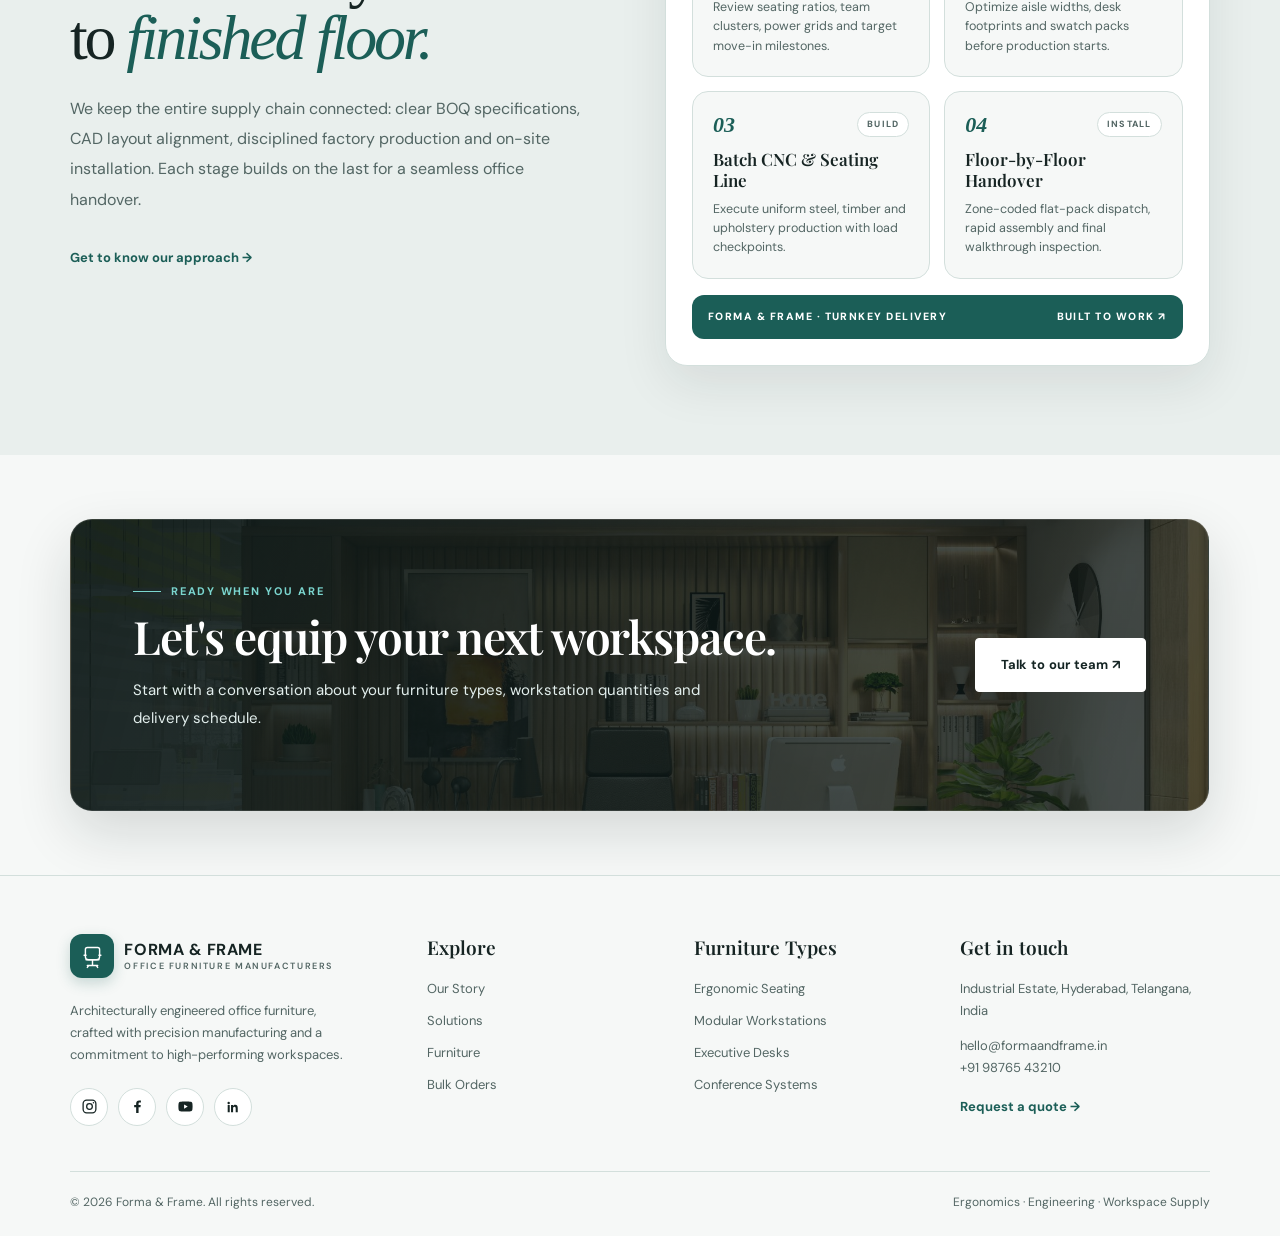
<file: home-2.html>
<!doctype html>
<html lang="en" dir="ltr">
<head>
  <meta charset="utf-8">
  <meta name="viewport" content="width=device-width,initial-scale=1">
  <meta name="description" content="Commercial office furniture manufacturer and supplier creating ergonomic workspaces, modular workstations, and bulk corporate supply partnerships.">
  <title>Home 2 | Forma &amp; Frame</title>
  <link rel="icon" type="image/svg+xml" href="assets/favicon.svg">
  <link rel="stylesheet" href="assets/style.css">
</head>
<body>

  <!-- ================= TOP BAR ================= -->
  <div class="topline">
    <div class="container">
      <span>ENGINEERED FOR WORKSPACES · BUILT TO ENDURE</span>
      <span>Mon – Sat: 9:00 AM – 6:00 PM &nbsp; | &nbsp; +91 98765 43210</span>
    </div>
  </div>

  <!-- ================= HEADER & NAVIGATION ================= -->
  <header class="header">
    <div class="container navwrap">
      <a class="brand" href="index.html">
        <span class="brandmark" aria-hidden="true">
          <svg viewBox="0 0 48 48" role="img" focusable="false">
            <path d="M16 10h16a3 3 0 0 1 3 3v11a5 5 0 0 1-5 5H18a5 5 0 0 1-5-5V13a3 3 0 0 1 3-3z" fill="none" stroke="currentColor" stroke-width="2.2" stroke-linecap="round" stroke-linejoin="round"/>
            <path d="M11 22h3m20 0h3M14 29h20M24 29v9m-8 0h16m-14 0-2 3m14-3 2 3" fill="none" stroke="currentColor" stroke-width="2.2" stroke-linecap="round" stroke-linejoin="round"/>
          </svg>
        </span>
        <span>FORMA &amp; FRAME<small>OFFICE FURNITURE MANUFACTURERS</small></span>
      </a>

      <nav class="navlinks" id="navlinks">
        <a href="index.html" class="">Home 1</a>
        <a href="home-2.html" class="active">Home 2</a>
        <a href="our-story.html" class="">Our Story</a>
        <a href="solutions.html" class="">Solutions</a>
        <a href="furniture.html" class="">Furniture</a>
        <a href="bulk-orders.html" class="">Bulk Orders</a>
        <a href="contact.html" class="">Contact</a>
        <div class="nav-menu-tools">
          <button class="tool tool-theme" id="themeBtn" aria-label="Toggle light and dark theme" title="Toggle theme">
            <span class="tool-symbol" aria-hidden="true">
              <svg class="icon-moon" viewBox="0 0 24 24"><path d="M12 3a6 6 0 0 0 9 9 9 9 0 1 1-9-9Z"/></svg>
              <svg class="icon-sun" viewBox="0 0 24 24"><circle cx="12" cy="12" r="4"/><path d="M12 2v2m0 16v2M4.93 4.93l1.41 1.41m11.32 11.32 1.41 1.41M2 12h2m16 0h2M4.93 19.07l1.41-1.41m11.32-11.32 1.41-1.41"/></svg>
            </span>
            <span class="tool-label">Theme</span>
          </button>
          <button class="tool tool-rtl" id="rtlBtn" aria-label="Switch text direction" title="Switch LTR and RTL">
            <span class="tool-symbol rtl-symbol" aria-hidden="true">
              <svg viewBox="0 0 24 24"><path d="M16 3l4 4-4 4"/><path d="M20 7H5"/><path d="M8 21l-4-4 4-4"/><path d="M4 17h15"/></svg>
            </span>
            <span class="tool-label">LTR / RTL</span>
          </button>
          <a class="nav-contact" href="get-quote.html">Get a quote <span>↗</span></a>
        </div>
      </nav>

      <div class="navtools">
        <button class="menu-btn" id="menuBtn" aria-label="Open menu" aria-expanded="false">☰</button>
      </div>
    </div>
  </header>

  <main>

    <!-- ================= HERO SECTION (HOME 2) ================= -->
    <section class="hero hero-luxe hero-home-two">
      <div class="container">
        <div class="hero-two-top">
          <span class="eyebrow"><span class="eyebrow-line"></span> A MANUFACTURING PARTNER FOR AMBITIOUS WORKPLACES</span>
          <span class="hero-edition">CATALOG / 2026</span>
        </div>

        <div class="hero-two-layout hero-two-centered">
          <div class="hero-two-title">
            <p class="hero-kicker">THE NEXT GENERATION OF OFFICE SYSTEMS</p>
            <h1 class="display hero-title-two">Modern workspaces. <em>Built to perform.</em></h1>
            <p class="hero-description">A fresh architectural perspective on commercial office furniture: modular workstations, ergonomic seating and tactile timber-and-steel finishes for organizations with a clear identity.</p>
            <div class="hero-actions">
              <a class="btn" href="get-quote.html">Start your project <span>↗</span></a>
              <a class="text-cta" href="furniture.html">View furniture range <span>→</span></a>
            </div>
          </div>

          <div class="hero-two-showcase">
            <div class="hero-two-panoramic">
              <img src="assets/images/image copy 4.png" alt="Architectural corporate office workspace with modular desks">
              <span class="hero-two-tag">01 · OPEN-PLAN SYSTEMS</span>
            </div>
            <div class="hero-two-sidecard">
              <div class="hero-two-sideimg">
                <img src="assets/images/image copy 21.png" alt="Ergonomic executive office chair detail">
              </div>
              <div class="hero-two-specbar">
                <div>
                  <b>ENGINEERED FOR YOUR OFFICE</b>
                  <span>BIFMA X5.5 · 10-Year Structural Warranty</span>
                </div>
                <a href="solutions.html" aria-label="Explore workspace solutions">↗</a>
              </div>
            </div>
          </div>
        </div>

        <div class="hero-two-footer">
          <span>WORKSPACE PLANNING</span>
          <span>CUSTOM FABRICATION</span>
          <span>BIFMA-GRADE PRODUCTION</span>
          <span>BULK CORPORATE SUPPLY</span>
        </div>
      </div>
    </section>

    <!-- ================= BRAND PROMISE BAND ================= -->
    <section class="brand-promise alt">
      <div class="container">
        <span>WORKSPACE PLANNING</span>
        <i></i>
        <span>CUSTOM FABRICATION</span>
        <i></i>
        <span>BULK CORPORATE SUPPLY</span>
      </div>
    </section>

    <!-- ================= CRAFT / ENGINEERING STORY SECTION ================= -->
    <section class="section craft-story-section">
      <div class="container">
        <div class="craft-story-intro center">
          <span class="eyebrow">OUR POINT OF VIEW</span>
          <h2 class="h2">Engineering gives us strength.<br><em>Design takes us forward.</em></h2>
          <p class="lead">Every high-performing workspace begins long before installation day. It starts with ergonomic research, commercial-grade materials and engineers who understand how teams collaborate.</p>
          <p class="craft-story-detail">From CNC panel routing and laser steel fabrication to powder-coated frames, acoustic upholstery and BIFMA load inspection, we believe each stage deserves precision. Our approach brings architectural space planning and industrial manufacturing into one connected journey — helping organizations build workspaces with lasting quality.</p>
          <div class="craft-story-actions">
            <a class="btn" href="solutions.html">Explore our capabilities ↗</a>
            <a class="btn outline" href="furniture.html">Discover furniture types</a>
          </div>
        </div>

        <div class="craft-gallery">
          <article class="craft-gallery-card craft-gallery-main reveal">
            <div class="craft-gallery-image">
              <img src="assets/images/image copy 11.png" alt="Furniture engineer inspecting precision steel workstation frames" loading="lazy">
            </div>
            <div class="craft-gallery-caption">
              <span>01 / THE ENGINEERING</span>
              <h3>Precision in every module</h3>
              <p>Experienced engineers guide fabrication from raw steel and timber to the finished workstation.</p>
            </div>
          </article>

          <article class="craft-gallery-card reveal">
            <div class="craft-gallery-image">
              <img src="assets/images/image copy 35.png" alt="Close-up of minimalist wooden and steel desk finish" loading="lazy">
            </div>
            <div class="craft-gallery-caption">
              <span>02 / THE DETAIL</span>
              <h3>Finishing with durability</h3>
              <p>Scratch-resistant laminates, sealed edges and concealed cable trays create a cleaner desk.</p>
            </div>
          </article>

          <article class="craft-gallery-card reveal">
            <div class="craft-gallery-image">
              <img src="assets/images/image copy 26.png" alt="Completed corporate boardroom furniture installation" loading="lazy">
            </div>
            <div class="craft-gallery-caption">
              <span>03 / THE RESULT</span>
              <h3>Built to represent your culture</h3>
              <p>A cohesive workspace environment shaped around your teams, floorplan and corporate identity.</p>
            </div>
          </article>
        </div>
      </div>
    </section>

    <!-- ================= VALUE MOTION SECTION ================= -->
    <section class="section value-motion-section">
      <div class="container">
        <div class="section-head center">
          <span class="eyebrow">WHAT WE STAND FOR</span>
          <h2 class="h2">Great workspaces are a team effort.</h2>
          <p class="lead">A productive office environment is never the result of one decision. It is a sequence of considered ergonomic and architectural choices, executed well together.</p>
        </div>

        <div class="value-motion-grid">
          <article class="value-motion-card vm-one reveal">
            <div class="vm-media">
              <img src="assets/images/image copy 23.png" alt="Ergonomic mesh office task chair and workstation" loading="lazy">
              <span class="vm-number">01</span>
            </div>
            <div class="vm-body">
              <span class="tag">DESIGN</span>
              <h3 class="h3">Ergonomic form</h3>
              <p>Silhouettes that balance posture support, spatial efficiency and architectural clarity.</p>
            </div>
            <div class="vm-line"></div>
          </article>

          <article class="value-motion-card vm-two reveal">
            <div class="vm-media">
              <img src="assets/images/image copy 12.png" alt="Precision CNC office furniture fabrication plant" loading="lazy">
              <span class="vm-number">02</span>
            </div>
            <div class="vm-body">
              <span class="tag">FABRICATION</span>
              <h3 class="h3">Industrial precision</h3>
              <p>Heavy-duty steel structures, clean joinery and rigorous quality checkpoints.</p>
            </div>
            <div class="vm-line"></div>
          </article>

          <article class="value-motion-card vm-three reveal">
            <div class="vm-media">
              <img src="assets/images/image copy 7.png" alt="Scalable open-plan corporate office installation" loading="lazy">
              <span class="vm-number">03</span>
            </div>
            <div class="vm-body">
              <span class="tag">PARTNERSHIP</span>
              <h3 class="h3">Scalable supply</h3>
              <p>Transparent timelines and coordinated site delivery for projects of any scale.</p>
            </div>
            <div class="vm-line"></div>
          </article>
        </div>
      </div>

      <div class="moving-word-track track-light">
        <div class="moving-word-inner reverse-track">
          <span>PLAN</span><i>✳</i>
          <span>ENGINEER</span><i>✳</i>
          <span>FABRICATE</span><i>✳</i>
          <span>INSTALL</span><i>✳</i>
          <span>PLAN</span><i>✳</i>
          <span>ENGINEER</span><i>✳</i>
          <span>FABRICATE</span><i>✳</i>
          <span>INSTALL</span><i>✳</i>
        </div>
      </div>
    </section>

    <!-- ================= WORKSPACE STUDIO SPLIT ================= -->
    <section class="section">
      <div class="container split">
        <div class="photo reveal">
          <img src="assets/images/image copy 16.png" alt="Modern coworking and corporate desk layout">
        </div>
        <div class="reveal">
          <span class="eyebrow">WORKSPACE STUDIO</span>
          <h2 class="h2">From a floorplan sketch to a furnished floor.</h2>
          <p class="lead">We help turn architectural layouts into functional workspaces with a clear specification and a streamlined route to volume production.</p>
          <p class="muted">Our planning conversations cover desk dimensions, seating ergonomics, laminate swatches, power integration, acoustics and finishes. We keep the process collaborative and grounded in your project budget.</p>
          <a class="link-arrow" href="solutions.html">Explore our capabilities →</a>
        </div>
      </div>
    </section>

    <!-- ================= HOW WE WORK (4 PROCESS STEPS) ================= -->
    <section class="section tight">
      <div class="container">
        <div class="section-head center">
          <span class="eyebrow">HOW WE WORK</span>
          <h2 class="h2">Clear steps. Better workspaces.</h2>
        </div>

        <div class="process">
          <div class="step reveal">
            <span class="step-icon" aria-hidden="true"><svg viewBox="0 0 24 24"><path d="M21 15a2 2 0 0 1-2 2H7l-4 4V5a2 2 0 0 1 2-2h14a2 2 0 0 1 2 2z"/></svg></span>
            <h3 class="h3">Consult</h3>
            <p>We review your floorplan, headcount and workspace requirements.</p>
          </div>
          <div class="step reveal">
            <span class="step-icon" aria-hidden="true"><svg viewBox="0 0 24 24"><rect x="3" y="3" width="18" height="18" rx="2"/><path d="M3 9h18M9 21V9"/></svg></span>
            <h3 class="h3">Configure</h3>
            <p>We align on furniture types, finishes, mock-ups and BOQ specs.</p>
          </div>
          <div class="step reveal">
            <span class="step-icon" aria-hidden="true"><svg viewBox="0 0 24 24"><path d="M14.7 6.3a1 1 0 0 0 0 1.4l1.6 1.6a1 1 0 0 0 1.4 0l3.77-3.77a6 6 0 0 1-7.94 7.94l-6.91 6.91a2.12 2.12 0 0 1-3-3l6.91-6.91a6 6 0 0 1 7.94-7.94l-3.76 3.76z"/></svg></span>
            <h3 class="h3">Manufacture</h3>
            <p>We execute batch production with BIFMA-aligned quality checks.</p>
          </div>
          <div class="step reveal">
            <span class="step-icon" aria-hidden="true"><svg viewBox="0 0 24 24"><path d="M22 11.08V12a10 10 0 1 1-5.93-9.14"/><polyline points="22 4 12 14.01 9 11.01"/></svg></span>
            <h3 class="h3">Install</h3>
            <p>We coordinate multi-floor delivery, assembly and site handover.</p>
          </div>
        </div>
      </div>
    </section>

    <!-- ================= PARTNERSHIPS SPLIT ================= -->
    <section class="section" style="background:var(--surface2)">
      <div class="container split">
        <div class="reveal">
          <span class="eyebrow">MADE FOR PARTNERSHIPS</span>
          <h2 class="h2">A dependable extension of your project team.</h2>
          <p class="muted">Whether you are fitting out a new corporate headquarters or supplying a nationwide network of branch offices, we bring engineering expertise and high-volume manufacturing capacity to the table.</p>
          <div class="feature">
            <span class="feature-icon">◎</span>
            <div>
              <h3>Flexible customisation</h3>
              <p>Build from your architect's BOQ or configure modular systems with our studio.</p>
            </div>
          </div>
          <div class="feature">
            <span class="feature-icon">✓</span>
            <div>
              <h3>Quality-led production</h3>
              <p>Defined structural checks ensure uniformity across every batch.</p>
            </div>
          </div>
        </div>
        <div class="photo reveal">
          <img src="assets/images/image copy 33.png" alt="Contemporary executive office interior and furniture">
        </div>
      </div>
    </section>

    <!-- ================= TRENDING COLLECTION (3D TILT CARDS) ================= -->
    <section class="section trending-collection">
      <div class="container">
        <div class="section-head center">
          <span class="eyebrow">THE EDIT · WORKSPACE FAVOURITES</span>
          <h2 class="h2">Trending systems, built to last.</h2>
          <p class="lead" style="margin:auto">A focused edit of commercial furniture systems organizations rely on — ergonomic profiles, durable surfaces and modular cable management.</p>
        </div>

        <div class="trend-grid">
          <article class="trend-card trend-feature reveal">
            <div class="trend-image">
              <img src="assets/images/image copy 20.png" alt="Ergonomic mesh office task chair" loading="lazy">
              <span class="trend-label">01 / ERGONOMIC ICON</span>
            </div>
            <div class="trend-copy">
              <span>TASK SEATING</span>
              <h3>Synchro-tilt mesh chairs</h3>
              <p>Dynamic lumbar support and breathable mesh engineered for 10-hour workdays.</p>
              <a href="furniture.html" class="link-arrow">Explore the range →</a>
            </div>
          </article>

          <article class="trend-card reveal">
            <div class="trend-image">
              <img src="assets/images/image copy 14.png" alt="Height-adjustable modular office workstation" loading="lazy">
              <span class="trend-label">02 / MODULAR FORM</span>
            </div>
            <div class="trend-copy">
              <span>OPEN WORKSPACES</span>
              <h3>Modular benching desks</h3>
              <p>Clean steel understructures with integrated power raceways and acoustic screens.</p>
              <a href="furniture.html" class="link-arrow">Explore the range →</a>
            </div>
          </article>

          <article class="trend-card reveal">
            <div class="trend-image">
              <img src="assets/images/image copy 27.png" alt="Executive boardroom table with integrated connectivity" loading="lazy">
              <span class="trend-label">03 / SIGNATURE SUITE</span>
            </div>
            <div class="trend-copy">
              <span>MEETING &amp; LOUNGE</span>
              <h3>Boardroom &amp; acoustic pods</h3>
              <p>Architectural conference tables and sound-insulated booths for focused collaboration.</p>
              <a href="furniture.html" class="link-arrow">Explore the range →</a>
            </div>
          </article>
        </div>

        <div class="trend-bottom-cta">
          <p>Planning a furniture package around a specific floorplan or headcount?</p>
          <a class="btn" href="get-quote.html">Request a project quote ↗</a>
        </div>
      </div>
    </section>

    <!-- ================= TURNKEY DELIVERY MATRIX SECTION ================= -->
    <section class="section kinetic-section">
      <div class="container kinetic-layout">
        <div class="kinetic-copy reveal">
          <span class="eyebrow">A SMARTER WAY TO EQUIP AN OFFICE</span>
          <h2 class="h2">From first layout<br>to <em>finished floor.</em></h2>
          <p>We keep the entire supply chain connected: clear BOQ specifications, CAD layout alignment, disciplined factory production and on-site installation. Each stage builds on the last for a seamless office handover.</p>
          <a class="link-arrow" href="our-story.html">Get to know our approach →</a>
        </div>

        <div class="floorplan-matrix reveal" aria-label="Turnkey workspace delivery pipeline">
          <div class="floorplan-head">
            <span>TURNKEY DELIVERY PIPELINE</span>
            <b>4-PHASE EXECUTION</b>
          </div>

          <div class="floorplan-grid">
            <article class="floorplan-tile">
              <div class="floorplan-tile-top">
                <span class="floorplan-num">01</span>
                <span class="floorplan-tag">BRIEF</span>
              </div>
              <h3>Space &amp; Headcount Audit</h3>
              <p>Review seating ratios, team clusters, power grids and target move-in milestones.</p>
            </article>

            <article class="floorplan-tile">
              <div class="floorplan-tile-top">
                <span class="floorplan-num">02</span>
                <span class="floorplan-tag">CAD</span>
              </div>
              <h3>2D / 3D Floorplan &amp; BOQ</h3>
              <p>Optimize aisle widths, desk footprints and swatch packs before production starts.</p>
            </article>

            <article class="floorplan-tile">
              <div class="floorplan-tile-top">
                <span class="floorplan-num">03</span>
                <span class="floorplan-tag">BUILD</span>
              </div>
              <h3>Batch CNC &amp; Seating Line</h3>
              <p>Execute uniform steel, timber and upholstery production with load checkpoints.</p>
            </article>

            <article class="floorplan-tile">
              <div class="floorplan-tile-top">
                <span class="floorplan-num">04</span>
                <span class="floorplan-tag">INSTALL</span>
              </div>
              <h3>Floor-by-Floor Handover</h3>
              <p>Zone-coded flat-pack dispatch, rapid assembly and final walkthrough inspection.</p>
            </article>
          </div>

          <div class="floorplan-ribbon">
            <span>FORMA &amp; FRAME · TURNKEY DELIVERY</span>
            <span>BUILT TO WORK ↗</span>
          </div>
        </div>
      </div>
    </section>

    <!-- ================= CALL TO ACTION SECTION ================= -->
    <section class="section tight">
      <div class="container">
        <div class="cta reveal" style="background-image:linear-gradient(105deg,rgba(14,26,25,.94),rgba(14,26,25,.70)),url('assets/images/image copy 34.png');background-position:center;background-size:cover">
          <div>
            <span class="eyebrow">READY WHEN YOU ARE</span>
            <h2 class="h2" style="color:white">Let's equip your next workspace.</h2>
            <p>Start with a conversation about your furniture types, workstation quantities and delivery schedule.</p>
          </div>
          <a class="btn light" href="get-quote.html">Talk to our team ↗</a>
        </div>
      </div>
    </section>

  </main>

  <!-- ================= FOOTER ================= -->
  <footer class="footer">
    <div class="container">
      <div class="footer-grid">
        <div>
          <a class="brand" href="index.html">
            <span class="brandmark" aria-hidden="true">
              <svg viewBox="0 0 48 48" role="img" focusable="false">
                <path d="M16 10h16a3 3 0 0 1 3 3v11a5 5 0 0 1-5 5H18a5 5 0 0 1-5-5V13a3 3 0 0 1 3-3z" fill="none" stroke="currentColor" stroke-width="2.2" stroke-linecap="round" stroke-linejoin="round"/>
                <path d="M11 22h3m20 0h3M14 29h20M24 29v9m-8 0h16m-14 0-2 3m14-3 2 3" fill="none" stroke="currentColor" stroke-width="2.2" stroke-linecap="round" stroke-linejoin="round"/>
              </svg>
            </span>
            <span>FORMA &amp; FRAME<small>OFFICE FURNITURE MANUFACTURERS</small></span>
          </a>
          <p style="max-width:290px;margin-top:20px">Architecturally engineered office furniture, crafted with precision manufacturing and a commitment to high-performing workspaces.</p>
          <div class="footer-social" aria-label="Social media">
            <a href="https://www.instagram.com/" target="_blank" rel="noopener" aria-label="Instagram" title="Instagram">
              <svg viewBox="0 0 24 24" aria-hidden="true"><rect x="3" y="3" width="18" height="18" rx="5" fill="none" stroke="currentColor" stroke-width="1.8"/><circle cx="12" cy="12" r="4" fill="none" stroke="currentColor" stroke-width="1.8"/><circle cx="17.6" cy="6.7" r="1.1" fill="currentColor"/></svg>
            </a>
            <a href="https://www.facebook.com/" target="_blank" rel="noopener" aria-label="Facebook" title="Facebook">
              <svg viewBox="0 0 24 24" aria-hidden="true"><path fill="currentColor" d="M13.5 21v-8h2.7l.4-3.1h-3.1v-2c0-.9.3-1.5 1.6-1.5h1.7V3.6c-.3 0-1.3-.1-2.5-.1-2.5 0-4.2 1.5-4.2 4.3v2.1H7.3V13h2.8v8z"/></svg>
            </a>
            <a href="https://www.youtube.com/" target="_blank" rel="noopener" aria-label="YouTube" title="YouTube">
              <svg viewBox="0 0 24 24" aria-hidden="true"><path fill="currentColor" d="M21.58 7.19a2.5 2.5 0 0 0-1.76-1.77C18.26 5 12 5 12 5s-6.26 0-7.82.42A2.5 2.5 0 0 0 2.42 7.19C2 8.76 2 12 2 12s0 3.24.42 4.81a2.5 2.5 0 0 0 1.76 1.77C5.74 19 12 19 12 19s6.26 0 7.82-.42a2.5 2.5 0 0 0 1.76-1.77C22 15.24 22 12 22 12s0-3.24-.42-4.81zM10 15V9l5.2 3z"/></svg>
            </a>
            <a href="https://www.linkedin.com/" target="_blank" rel="noopener" aria-label="LinkedIn" title="LinkedIn">
              <svg viewBox="0 0 24 24" aria-hidden="true"><path fill="currentColor" d="M5.2 8.7a1.7 1.7 0 1 0 0-3.4 1.7 1.7 0 0 0 0 3.4ZM3.8 10h2.9v10H3.8zm4.7 0h2.8v1.4h.1c.4-.8 1.4-1.7 2.9-1.7 3.1 0 3.7 2 3.7 4.6V20h-2.9v-5.1c0-1.2 0-2.7-1.7-2.7s-2 1.3-2 2.6V20H8.5z"/></svg>
            </a>
          </div>
        </div>

        <div>
          <h3>Explore</h3>
          <div class="footer-links">
            <a href="our-story.html">Our Story</a>
            <a href="solutions.html">Solutions</a>
            <a href="furniture.html">Furniture</a>
            <a href="bulk-orders.html">Bulk Orders</a>
          </div>
        </div>

        <div>
          <h3>Furniture Types</h3>
          <div class="footer-links">
            <a href="furniture.html">Ergonomic Seating</a>
            <a href="furniture.html">Modular Workstations</a>
            <a href="furniture.html">Executive Desks</a>
            <a href="furniture.html">Conference Systems</a>
          </div>
        </div>

        <div>
          <h3>Get in touch</h3>
          <p>Industrial Estate, Hyderabad, Telangana, India</p>
          <p>hello@formaandframe.in<br>+91 98765 43210</p>
          <a class="link-arrow" href="get-quote.html">Request a quote →</a>
        </div>
      </div>

      <div class="footer-bottom">
        <span>© 2026 Forma &amp; Frame. All rights reserved.</span>
        <span>Ergonomics · Engineering · Workspace Supply</span>
        <button class="back-to-top" type="button" aria-label="Back to top" title="Back to top">
          <svg viewBox="0 0 24 24" aria-hidden="true" fill="none" stroke="currentColor" stroke-width="2.5" stroke-linecap="round" stroke-linejoin="round"><path d="M12 19V5m-7 7 7-7 7 7"/></svg>
        </button>
      </div>
    </div>
  </footer>

  <script src="assets/script.js"></script>
</body>
</html>
</file>
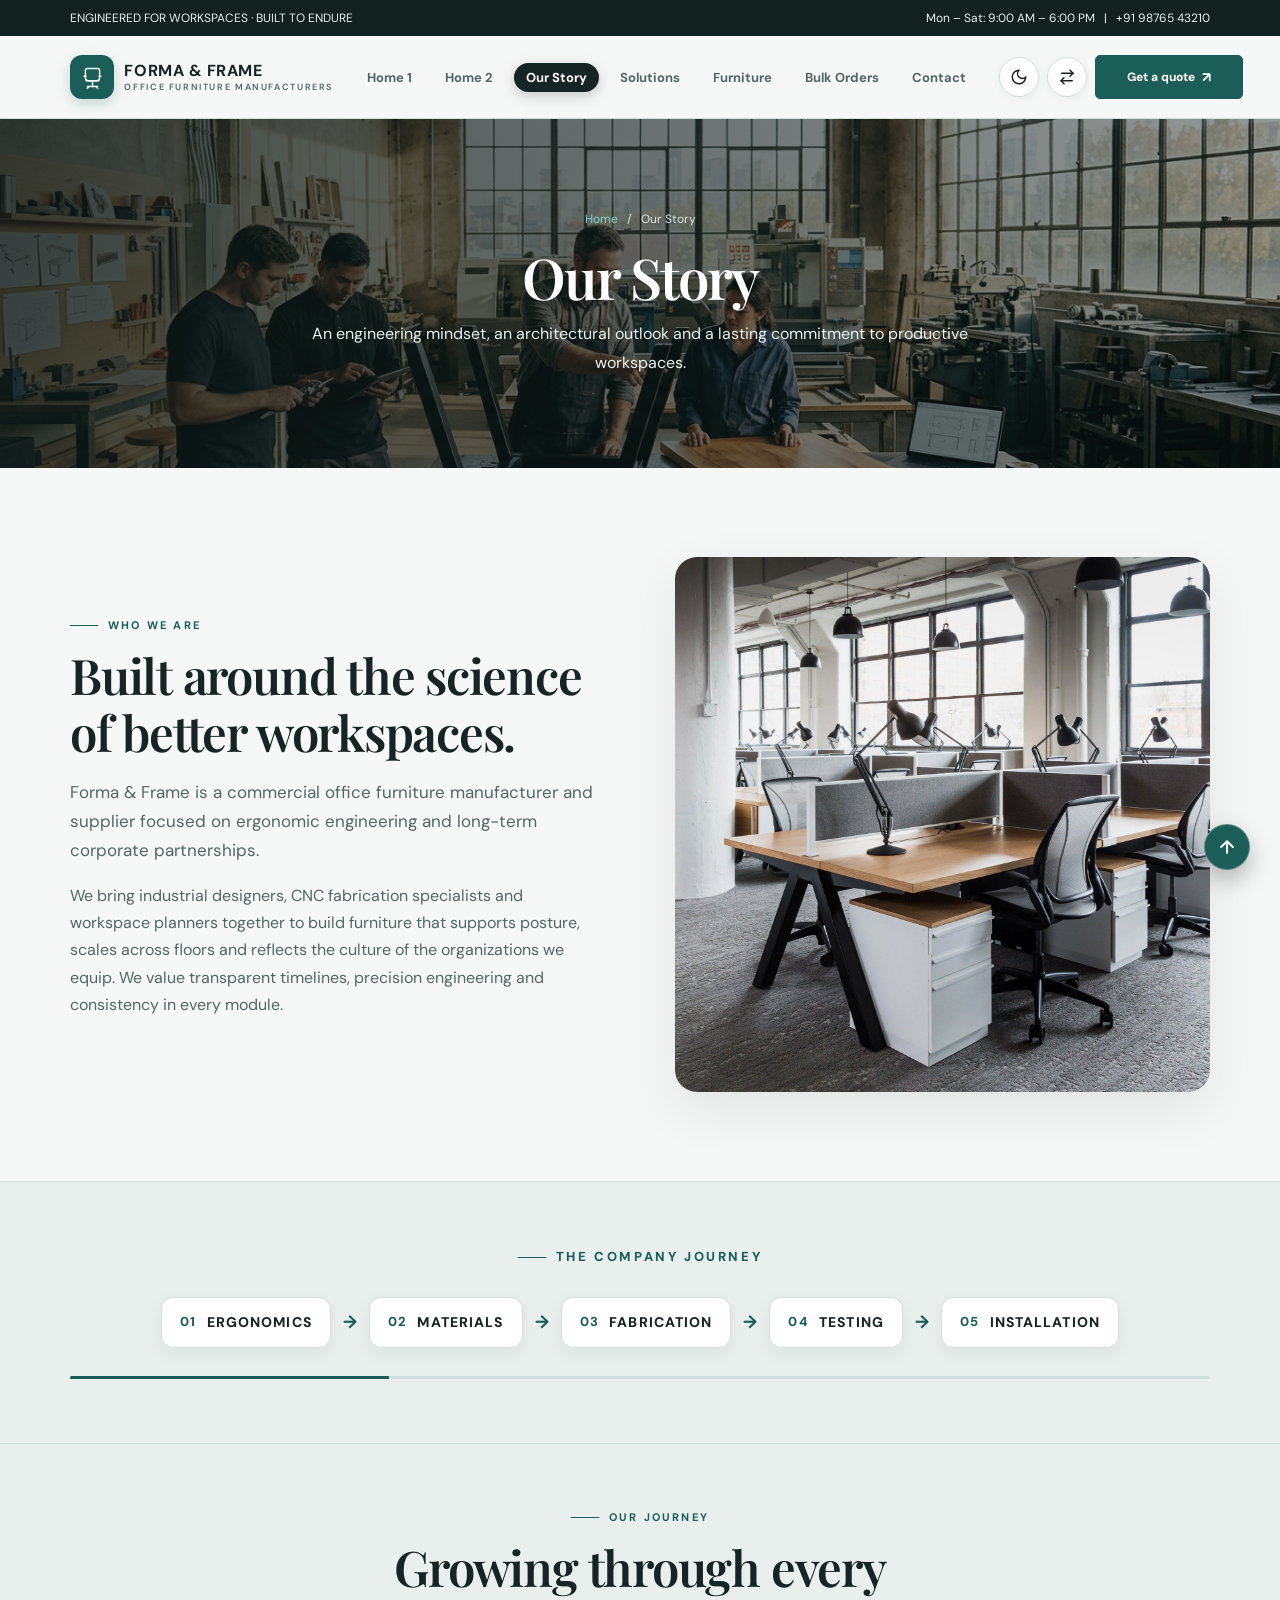
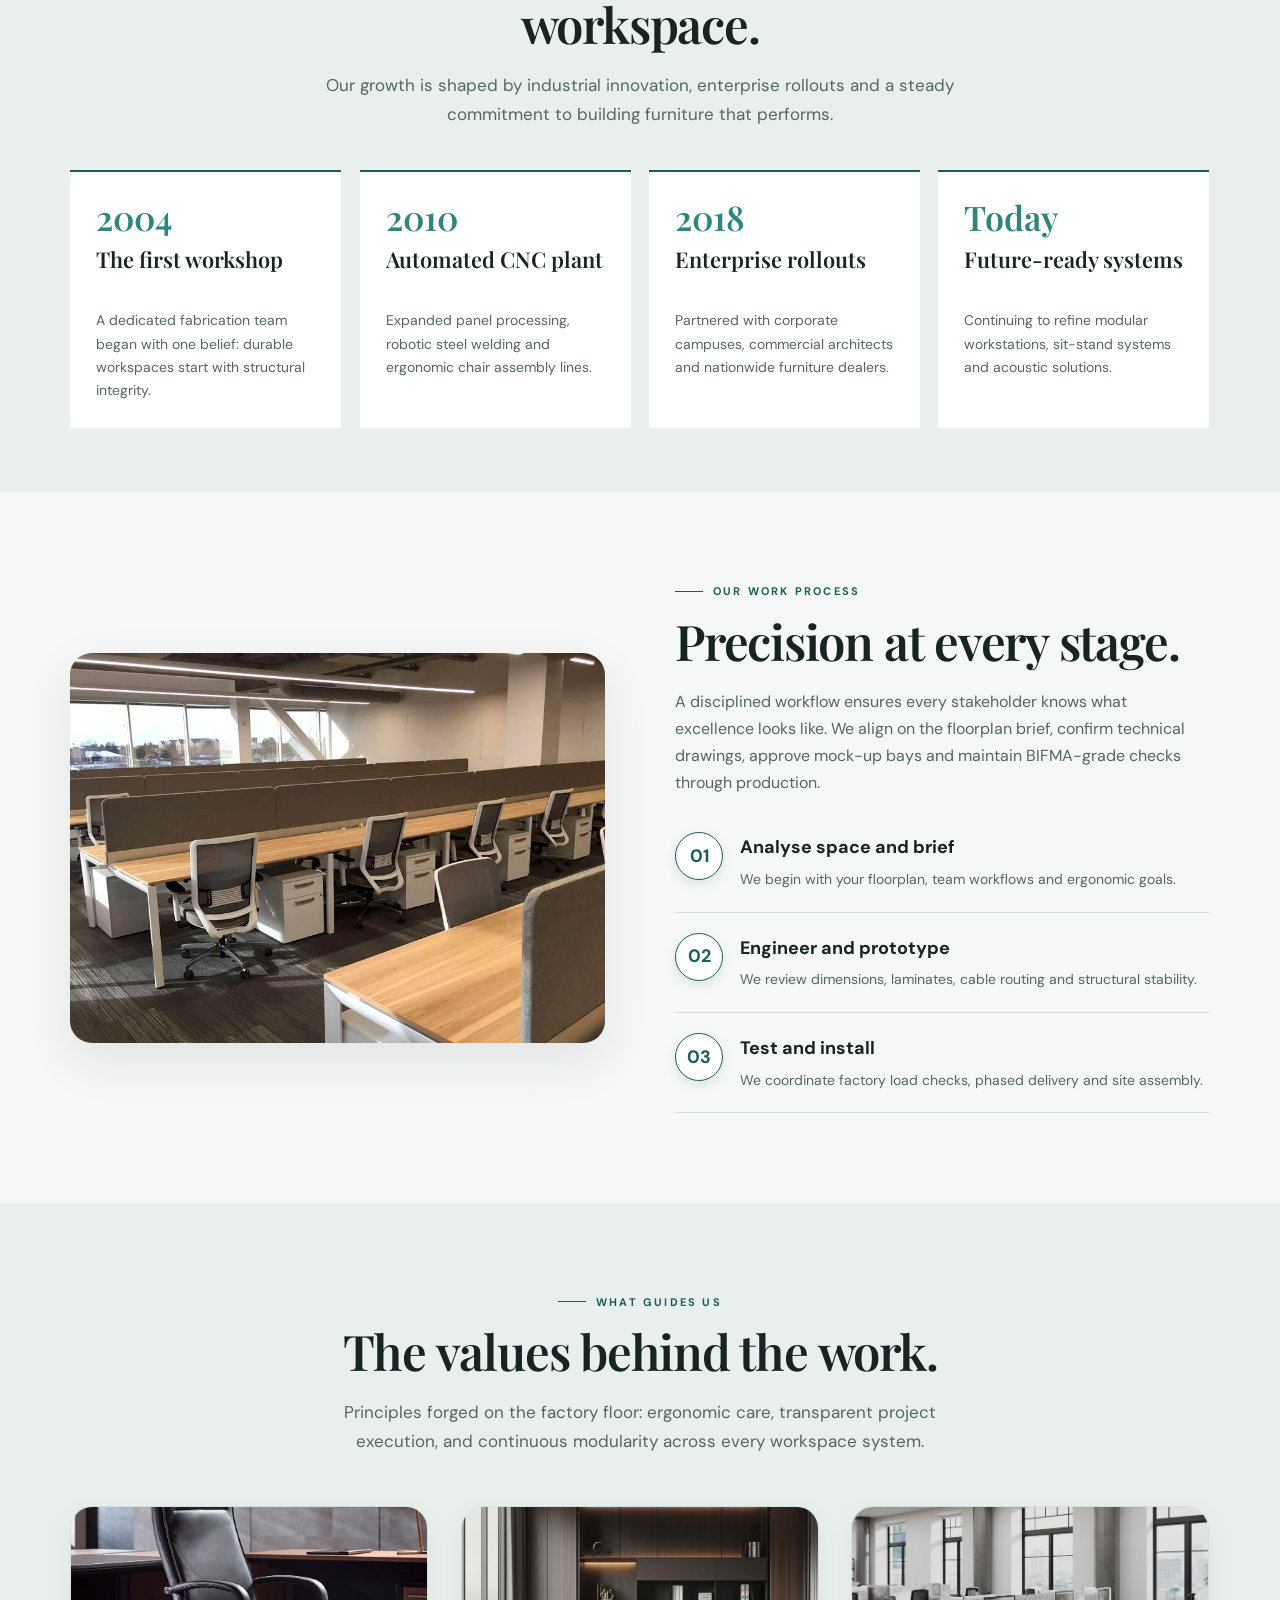
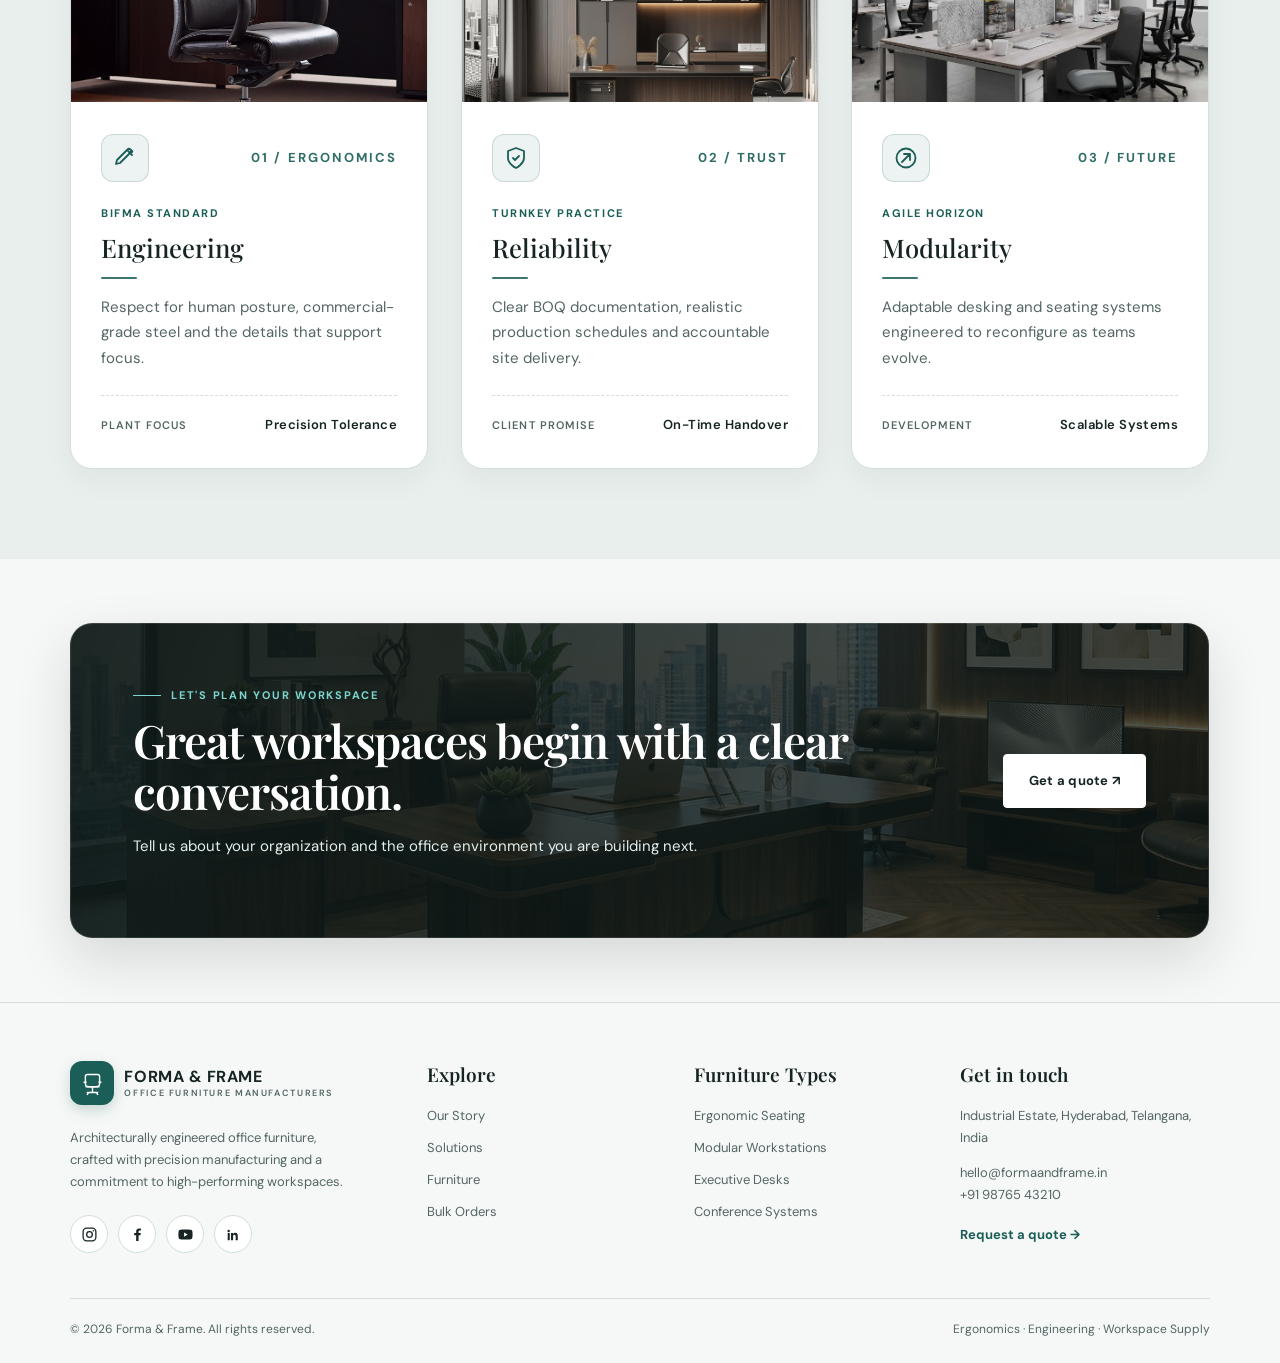
<file: our-story.html>
<!doctype html>
<html lang="en" dir="ltr">
<head>
  <meta charset="utf-8">
  <meta name="viewport" content="width=device-width,initial-scale=1">
  <meta name="description" content="Commercial office furniture manufacturer and supplier creating ergonomic workspaces, modular workstations, and bulk corporate supply partnerships.">
  <title>Our Story | Forma &amp; Frame</title>
  <link rel="icon" type="image/svg+xml" href="assets/favicon.svg">
  <link rel="stylesheet" href="assets/style.css">
</head>
<body>

  <!-- ================= TOP BAR ================= -->
  <div class="topline">
    <div class="container">
      <span>ENGINEERED FOR WORKSPACES · BUILT TO ENDURE</span>
      <span>Mon – Sat: 9:00 AM – 6:00 PM &nbsp; | &nbsp; +91 98765 43210</span>
    </div>
  </div>

  <!-- ================= HEADER & NAVIGATION ================= -->
  <header class="header">
    <div class="container navwrap">
      <a class="brand" href="index.html">
        <span class="brandmark" aria-hidden="true">
          <svg viewBox="0 0 48 48" role="img" focusable="false">
            <path d="M16 10h16a3 3 0 0 1 3 3v11a5 5 0 0 1-5 5H18a5 5 0 0 1-5-5V13a3 3 0 0 1 3-3z" fill="none" stroke="currentColor" stroke-width="2.2" stroke-linecap="round" stroke-linejoin="round"/>
            <path d="M11 22h3m20 0h3M14 29h20M24 29v9m-8 0h16m-14 0-2 3m14-3 2 3" fill="none" stroke="currentColor" stroke-width="2.2" stroke-linecap="round" stroke-linejoin="round"/>
          </svg>
        </span>
        <span>FORMA &amp; FRAME<small>OFFICE FURNITURE MANUFACTURERS</small></span>
      </a>

      <nav class="navlinks" id="navlinks">
        <a href="index.html" class="">Home 1</a>
        <a href="home-2.html" class="">Home 2</a>
        <a href="our-story.html" class="active">Our Story</a>
        <a href="solutions.html" class="">Solutions</a>
        <a href="furniture.html" class="">Furniture</a>
        <a href="bulk-orders.html" class="">Bulk Orders</a>
        <a href="contact.html" class="">Contact</a>
        <div class="nav-menu-tools">
          <button class="tool tool-theme" id="themeBtn" aria-label="Toggle light and dark theme" title="Toggle theme">
            <span class="tool-symbol" aria-hidden="true">
              <svg class="icon-moon" viewBox="0 0 24 24"><path d="M12 3a6 6 0 0 0 9 9 9 9 0 1 1-9-9Z"/></svg>
              <svg class="icon-sun" viewBox="0 0 24 24"><circle cx="12" cy="12" r="4"/><path d="M12 2v2m0 16v2M4.93 4.93l1.41 1.41m11.32 11.32 1.41 1.41M2 12h2m16 0h2M4.93 19.07l1.41-1.41m11.32-11.32 1.41-1.41"/></svg>
            </span>
            <span class="tool-label">Theme</span>
          </button>
          <button class="tool tool-rtl" id="rtlBtn" aria-label="Switch text direction" title="Switch LTR and RTL">
            <span class="tool-symbol rtl-symbol" aria-hidden="true">
              <svg viewBox="0 0 24 24"><path d="M16 3l4 4-4 4"/><path d="M20 7H5"/><path d="M8 21l-4-4 4-4"/><path d="M4 17h15"/></svg>
            </span>
            <span class="tool-label">LTR / RTL</span>
          </button>
          <a class="nav-contact" href="get-quote.html">Get a quote <span>↗</span></a>
        </div>
      </nav>

      <div class="navtools">
        <button class="menu-btn" id="menuBtn" aria-label="Open menu" aria-expanded="false">☰</button>
      </div>
    </div>
  </header>

  <main>

    <!-- ================= PAGE HERO BANNER ================= -->
    <section class="page-hero" style="background-image:url('assets/images/hero-our-story.jpg')">
      <div class="container">
        <div class="crumb"><a href="index.html">Home</a> &nbsp; / &nbsp; Our Story</div>
        <h1 class="display">Our Story</h1>
        <p>An engineering mindset, an architectural outlook and a lasting commitment to productive workspaces.</p>
      </div>
    </section>

    <!-- ================= WHO WE ARE SPLIT SECTION ================= -->
    <section class="section">
      <div class="container split">
        <div class="reveal">
          <span class="eyebrow">WHO WE ARE</span>
          <h2 class="h2">Built around the science of better workspaces.</h2>
          <p class="lead">Forma &amp; Frame is a commercial office furniture manufacturer and supplier focused on ergonomic engineering and long-term corporate partnerships.</p>
          <p class="muted">We bring industrial designers, CNC fabrication specialists and workspace planners together to build furniture that supports posture, scales across floors and reflects the culture of the organizations we equip. We value transparent timelines, precision engineering and consistency in every module.</p>
        </div>
        <div class="photo reveal">
          <img src="assets/images/image copy.png" alt="Modern architectural workspace interior designed by Forma and Frame">
        </div>
      </div>
    </section>

    <!-- ================= COMPANY JOURNEY MOTION BAR ================= -->
    <section class="journey-motion">
      <div class="container journey-motion-inner">
        <span class="eyebrow">THE COMPANY JOURNEY</span>
        <div class="journey-steps">
          <span>01 <b>ERGONOMICS</b></span><i>→</i>
          <span>02 <b>MATERIALS</b></span><i>→</i>
          <span>03 <b>FABRICATION</b></span><i>→</i>
          <span>04 <b>TESTING</b></span><i>→</i>
          <span>05 <b>INSTALLATION</b></span>
        </div>
        <div class="journey-progress"><span></span></div>
      </div>
    </section>

    <!-- ================= OUR JOURNEY TIMELINE (4 STEPS) ================= -->
    <section class="section tight" style="background:var(--surface2)">
      <div class="container">
        <div class="section-head center">
          <span class="eyebrow">OUR JOURNEY</span>
          <h2 class="h2">Growing through every workspace.</h2>
          <p class="lead" style="margin:auto">Our growth is shaped by industrial innovation, enterprise rollouts and a steady commitment to building furniture that performs.</p>
        </div>

        <div class="process">
          <div class="step reveal">
            <b>2004</b>
            <h3 class="h3">The first workshop</h3>
            <p>A dedicated fabrication team began with one belief: durable workspaces start with structural integrity.</p>
          </div>
          <div class="step reveal">
            <b>2010</b>
            <h3 class="h3">Automated CNC plant</h3>
            <p>Expanded panel processing, robotic steel welding and ergonomic chair assembly lines.</p>
          </div>
          <div class="step reveal">
            <b>2018</b>
            <h3 class="h3">Enterprise rollouts</h3>
            <p>Partnered with corporate campuses, commercial architects and nationwide furniture dealers.</p>
          </div>
          <div class="step reveal">
            <b>Today</b>
            <h3 class="h3">Future-ready systems</h3>
            <p>Continuing to refine modular workstations, sit-stand systems and acoustic solutions.</p>
          </div>
        </div>
      </div>
    </section>

    <!-- ================= OUR WORK PROCESS SPLIT ================= -->
    <section class="section">
      <div class="container split">
        <div class="photo reveal">
          <img src="assets/images/image copy 18.png" alt="Engineers calibrating precision furniture manufacturing equipment">
        </div>
        <div class="reveal">
          <span class="eyebrow">OUR WORK PROCESS</span>
          <h2 class="h2">Precision at every stage.</h2>
          <p class="muted">A disciplined workflow ensures every stakeholder knows what excellence looks like. We align on the floorplan brief, confirm technical drawings, approve mock-up bays and maintain BIFMA-grade checks through production.</p>
          <div class="feature">
            <span class="feature-icon">01</span>
            <div>
              <h3>Analyse space and brief</h3>
              <p>We begin with your floorplan, team workflows and ergonomic goals.</p>
            </div>
          </div>
          <div class="feature">
            <span class="feature-icon">02</span>
            <div>
              <h3>Engineer and prototype</h3>
              <p>We review dimensions, laminates, cable routing and structural stability.</p>
            </div>
          </div>
          <div class="feature">
            <span class="feature-icon">03</span>
            <div>
              <h3>Test and install</h3>
              <p>We coordinate factory load checks, phased delivery and site assembly.</p>
            </div>
          </div>
        </div>
      </div>
    </section>

    <!-- ================= GUIDING VALUES CARDS SECTION ================= -->
    <section class="section about-values-section tight">
      <div class="container">
        <div class="section-head center">
          <span class="eyebrow">WHAT GUIDES US</span>
          <h2 class="h2">The values behind the work.</h2>
          <p class="lead" style="max-width:620px;margin:14px auto 0">Principles forged on the factory floor: ergonomic care, transparent project execution, and continuous modularity across every workspace system.</p>
        </div>

        <div class="about-values-grid">
          <article class="about-value-card reveal">
            <div class="about-value-media">
              <img src="assets/images/image copy 24.png" alt="Ergonomic office seating engineered for daily posture support" loading="lazy">
            </div>
            <div class="about-value-body">
              <div class="about-value-top">
                <div class="about-value-icon-box" aria-hidden="true">
                  <svg viewBox="0 0 24 24"><path d="M14.5 3.5a2.121 2.121 0 0 1 3 3L7 17l-4 1 1-4 10.5-10.5z"/><path d="M15 5l4 4"/><circle cx="18.5" cy="5.5" r="0.8" fill="currentColor"/></svg>
                </div>
                <span class="about-value-num">01 / ERGONOMICS</span>
              </div>
              <span class="about-value-tag">BIFMA Standard</span>
              <h3 class="about-value-title">Engineering</h3>
              <div class="about-value-line" aria-hidden="true"></div>
              <p class="about-value-desc">Respect for human posture, commercial-grade steel and the details that support focus.</p>
              <div class="about-value-footer">
                <span>Plant Focus</span>
                <strong>Precision Tolerance</strong>
              </div>
            </div>
          </article>

          <article class="about-value-card reveal">
            <div class="about-value-media">
              <img src="assets/images/image copy 36.png" alt="Turnkey corporate boardroom furniture installation" loading="lazy">
            </div>
            <div class="about-value-body">
              <div class="about-value-top">
                <div class="about-value-icon-box" aria-hidden="true">
                  <svg viewBox="0 0 24 24"><path d="M12 22s8-4 8-10V5l-8-3-8 3v7c0 6 8 10 8 10z"/><path d="M9 12l2 2 4-4"/></svg>
                </div>
                <span class="about-value-num">02 / TRUST</span>
              </div>
              <span class="about-value-tag">Turnkey Practice</span>
              <h3 class="about-value-title">Reliability</h3>
              <div class="about-value-line" aria-hidden="true"></div>
              <p class="about-value-desc">Clear BOQ documentation, realistic production schedules and accountable site delivery.</p>
              <div class="about-value-footer">
                <span>Client Promise</span>
                <strong>On-Time Handover</strong>
              </div>
            </div>
          </article>

          <article class="about-value-card reveal">
            <div class="about-value-media">
              <img src="assets/images/image copy 5.png" alt="Modular open-plan office workstation systems" loading="lazy">
            </div>
            <div class="about-value-body">
              <div class="about-value-top">
                <div class="about-value-icon-box" aria-hidden="true">
                  <svg viewBox="0 0 24 24"><circle cx="12" cy="12" r="9.5"/><path d="M8 16L16 8M16 8H10M16 8v6"/></svg>
                </div>
                <span class="about-value-num">03 / FUTURE</span>
              </div>
              <span class="about-value-tag">Agile Horizon</span>
              <h3 class="about-value-title">Modularity</h3>
              <div class="about-value-line" aria-hidden="true"></div>
              <p class="about-value-desc">Adaptable desking and seating systems engineered to reconfigure as teams evolve.</p>
              <div class="about-value-footer">
                <span>Development</span>
                <strong>Scalable Systems</strong>
              </div>
            </div>
          </article>
        </div>
      </div>
    </section>

    <!-- ================= CALL TO ACTION SECTION ================= -->
    <section class="section tight">
      <div class="container">
        <div class="cta reveal" style="background-image:linear-gradient(105deg,rgba(14,26,25,.94),rgba(14,26,25,.70)),url('assets/images/image copy 37.png');background-position:center;background-size:cover">
          <div>
            <span class="eyebrow">LET'S PLAN YOUR WORKSPACE</span>
            <h2 class="h2" style="color:white">Great workspaces begin with a clear conversation.</h2>
            <p>Tell us about your organization and the office environment you are building next.</p>
          </div>
          <a class="btn light" href="get-quote.html">Get a quote ↗</a>
        </div>
      </div>
    </section>

  </main>

  <!-- ================= FOOTER ================= -->
  <footer class="footer">
    <div class="container">
      <div class="footer-grid">
        <div>
          <a class="brand" href="index.html">
            <span class="brandmark" aria-hidden="true">
              <svg viewBox="0 0 48 48" role="img" focusable="false">
                <path d="M16 10h16a3 3 0 0 1 3 3v11a5 5 0 0 1-5 5H18a5 5 0 0 1-5-5V13a3 3 0 0 1 3-3z" fill="none" stroke="currentColor" stroke-width="2.2" stroke-linecap="round" stroke-linejoin="round"/>
                <path d="M11 22h3m20 0h3M14 29h20M24 29v9m-8 0h16m-14 0-2 3m14-3 2 3" fill="none" stroke="currentColor" stroke-width="2.2" stroke-linecap="round" stroke-linejoin="round"/>
              </svg>
            </span>
            <span>FORMA &amp; FRAME<small>OFFICE FURNITURE MANUFACTURERS</small></span>
          </a>
          <p style="max-width:290px;margin-top:20px">Architecturally engineered office furniture, crafted with precision manufacturing and a commitment to high-performing workspaces.</p>
          <div class="footer-social" aria-label="Social media">
            <a href="https://www.instagram.com/" target="_blank" rel="noopener" aria-label="Instagram" title="Instagram">
              <svg viewBox="0 0 24 24" aria-hidden="true"><rect x="3" y="3" width="18" height="18" rx="5" fill="none" stroke="currentColor" stroke-width="1.8"/><circle cx="12" cy="12" r="4" fill="none" stroke="currentColor" stroke-width="1.8"/><circle cx="17.6" cy="6.7" r="1.1" fill="currentColor"/></svg>
            </a>
            <a href="https://www.facebook.com/" target="_blank" rel="noopener" aria-label="Facebook" title="Facebook">
              <svg viewBox="0 0 24 24" aria-hidden="true"><path fill="currentColor" d="M13.5 21v-8h2.7l.4-3.1h-3.1v-2c0-.9.3-1.5 1.6-1.5h1.7V3.6c-.3 0-1.3-.1-2.5-.1-2.5 0-4.2 1.5-4.2 4.3v2.1H7.3V13h2.8v8z"/></svg>
            </a>
            <a href="https://www.youtube.com/" target="_blank" rel="noopener" aria-label="YouTube" title="YouTube">
              <svg viewBox="0 0 24 24" aria-hidden="true"><path fill="currentColor" d="M21.58 7.19a2.5 2.5 0 0 0-1.76-1.77C18.26 5 12 5 12 5s-6.26 0-7.82.42A2.5 2.5 0 0 0 2.42 7.19C2 8.76 2 12 2 12s0 3.24.42 4.81a2.5 2.5 0 0 0 1.76 1.77C5.74 19 12 19 12 19s6.26 0 7.82-.42a2.5 2.5 0 0 0 1.76-1.77C22 15.24 22 12 22 12s0-3.24-.42-4.81zM10 15V9l5.2 3z"/></svg>
            </a>
            <a href="https://www.linkedin.com/" target="_blank" rel="noopener" aria-label="LinkedIn" title="LinkedIn">
              <svg viewBox="0 0 24 24" aria-hidden="true"><path fill="currentColor" d="M5.2 8.7a1.7 1.7 0 1 0 0-3.4 1.7 1.7 0 0 0 0 3.4ZM3.8 10h2.9v10H3.8zm4.7 0h2.8v1.4h.1c.4-.8 1.4-1.7 2.9-1.7 3.1 0 3.7 2 3.7 4.6V20h-2.9v-5.1c0-1.2 0-2.7-1.7-2.7s-2 1.3-2 2.6V20H8.5z"/></svg>
            </a>
          </div>
        </div>

        <div>
          <h3>Explore</h3>
          <div class="footer-links">
            <a href="our-story.html">Our Story</a>
            <a href="solutions.html">Solutions</a>
            <a href="furniture.html">Furniture</a>
            <a href="bulk-orders.html">Bulk Orders</a>
          </div>
        </div>

        <div>
          <h3>Furniture Types</h3>
          <div class="footer-links">
            <a href="furniture.html">Ergonomic Seating</a>
            <a href="furniture.html">Modular Workstations</a>
            <a href="furniture.html">Executive Desks</a>
            <a href="furniture.html">Conference Systems</a>
          </div>
        </div>

        <div>
          <h3>Get in touch</h3>
          <p>Industrial Estate, Hyderabad, Telangana, India</p>
          <p>hello@formaandframe.in<br>+91 98765 43210</p>
          <a class="link-arrow" href="get-quote.html">Request a quote →</a>
        </div>
      </div>

      <div class="footer-bottom">
        <span>© 2026 Forma &amp; Frame. All rights reserved.</span>
        <span>Ergonomics · Engineering · Workspace Supply</span>
        <button class="back-to-top" type="button" aria-label="Back to top" title="Back to top">
          <svg viewBox="0 0 24 24" aria-hidden="true" fill="none" stroke="currentColor" stroke-width="2.5" stroke-linecap="round" stroke-linejoin="round"><path d="M12 19V5m-7 7 7-7 7 7"/></svg>
        </button>
      </div>
    </div>
  </footer>

  <script src="assets/script.js"></script>
</body>
</html>
</file>
<file: assets/style.css>
@import url('https://fonts.googleapis.com/css2?family=DM+Sans:wght@400;500;600;700&family=Playfair+Display:wght@500;600;700&display=swap');
:root{--bg:#f6f8f7;--surface:#fff;--surface2:#e9efed;--text:#162423;--muted:#536664;--line:#d3dfdc;--accent:#1b5e57;--accent2:#2e857c;--nav:#f6f8f7;--shadow:0 18px 50px rgba(18,38,36,.09);--radius:22px}*{box-sizing:border-box}html{scroll-behavior:smooth;scroll-padding-top:90px}body{margin:0;background:var(--bg);color:var(--text);font:16px/1.7 'DM Sans',sans-serif;transition:background .25s,color .25s}body.dark{--bg:#111817;--surface:#192322;--surface2:#212e2c;--text:#eef4f3;--muted:#9eb2af;--line:#2d3e3c;--nav:#141d1c;--shadow:0 18px 50px rgba(0,0,0,.35);--accent:#52b7ae;--accent2:#7bd6cf}body[dir=rtl]{font-family:'DM Sans',sans-serif}a{color:inherit;text-decoration:none}img{display:block;max-width:100%;width:100%;object-fit:cover}button,input,textarea,select{font:inherit}.container{width:min(1160px,calc(100% - 44px));margin:auto}.topline{background:#122120;color:#e6f0ee;font-size:12px;padding:8px 0}.topline .container{display:flex;justify-content:space-between;gap:20px}.header{position:sticky;top:0;z-index:50;background:var(--nav);border-bottom:1px solid var(--line);backdrop-filter:blur(16px)}.navwrap{height:82px;display:flex;align-items:center;justify-content:space-between;gap:20px}.brand{display:flex;align-items:center;gap:11px;font-weight:700;letter-spacing:.04em}.brandmark{width:42px;height:42px;border-radius:50%;display:grid;place-items:center;background:var(--accent);color:white;font-family:Georgia;font-size:21px}.brand small{display:block;font-size:9px;letter-spacing:.2em;color:var(--muted);font-weight:600}.navlinks{display:flex;align-items:center;gap:24px;font-size:13px;font-weight:700}.navlinks a{color:var(--muted);transition:.2s}.navlinks a:hover,.navlinks a.active{color:var(--accent)}.navtools{display:flex;align-items:center;gap:8px}.tool,.menu-btn{border:1px solid var(--line);background:var(--surface);color:var(--text);border-radius:50px;padding:9px 12px;cursor:pointer;font-size:12px}.menu-btn{display:none}.btn{display:inline-flex;align-items:center;justify-content:center;gap:10px;padding:14px 22px;border-radius:4px;background:var(--accent);color:#fff;border:1px solid var(--accent);font-weight:700;font-size:13px;letter-spacing:.02em;transition:.25s;cursor:pointer}.btn:hover{background:var(--text);border-color:var(--text);color:var(--bg);transform:translateY(-2px)}.btn:hover *{color:var(--bg)}.btn.outline{background:transparent;color:var(--text);border-color:var(--line)}.btn.outline:hover{background:var(--text);border-color:var(--text);color:var(--bg)}.btn.light{background:#fff;color:#142423;border-color:#fff}.btn.light:hover{background:var(--text);border-color:var(--text);color:var(--bg)}.eyebrow{color:var(--accent);font-size:11px;font-weight:700;letter-spacing:.2em;text-transform:uppercase;display:flex;align-items:center;gap:10px}.eyebrow:before{content:'';width:28px;height:1px;background:currentColor}.center{text-align:center}.center .eyebrow{justify-content:center}.display{font:600 clamp(42px,6vw,76px)/1.08 'Playfair Display',serif;letter-spacing:-.035em;margin:18px 0}.h2{font:600 clamp(32px,4vw,49px)/1.16 'Playfair Display',serif;letter-spacing:-.025em;margin:12px 0 18px}.h3{font:600 24px/1.25 'Playfair Display',serif;margin:0 0 10px}.lead{font-size:17px;color:var(--muted);max-width:650px}.muted{color:var(--muted)}.section{padding:94px 0}.section.tight{padding:66px 0}.section-head{max-width:720px;margin-bottom:42px}.section-head.center{margin-left:auto;margin-right:auto}.hero{min-height:680px;display:flex;align-items:center;position:relative;color:white;background-size:cover;background-position:center;isolation:isolate}.hero:before{content:'';position:absolute;inset:0;background:linear-gradient(90deg,rgba(14,25,24,.82),rgba(14,25,24,.22));z-index:-1}.hero-content{max-width:710px;padding:100px 0}.hero .eyebrow{color:#7bd6cf}.hero p{color:#e2efed;max-width:560px;font-size:18px;margin:22px 0 32px}.hero .display{max-width:760px}.hero-actions{display:flex;gap:12px;flex-wrap:wrap}.hero-note{position:absolute;right:5%;bottom:44px;border-left:1px solid rgba(255,255,255,.55);padding-left:18px;font-size:12px;color:#e6f2f0}.grid{display:grid;gap:24px}.grid.two{grid-template-columns:repeat(2,1fr)}.grid.three{grid-template-columns:repeat(3,1fr)}.grid.four{grid-template-columns:repeat(4,1fr)}.split{display:grid;grid-template-columns:1fr 1fr;gap:70px;align-items:center}.photo{border-radius:var(--radius);overflow:hidden;position:relative;box-shadow:var(--shadow)}.photo img{height:100%;min-height:390px;transition:transform .7s}.photo:hover img{transform:scale(1.04)}.photo.tall img{min-height:560px}.photo-caption{position:absolute;bottom:18px;left:18px;background:rgba(16,28,27,.84);color:white;padding:12px 16px;font-size:12px;letter-spacing:.06em}.card{background:var(--surface);border:1px solid var(--line);border-radius:var(--radius);overflow:hidden;box-shadow:var(--shadow);transition:transform .3s,border .3s}.card:hover{transform:translateY(-7px);border-color:var(--accent2)}.card img{height:245px}.card-body{padding:24px}.card-body p{color:var(--muted);margin:0 0 16px}.tag{font-size:10px;text-transform:uppercase;letter-spacing:.15em;color:var(--accent);font-weight:700}.link-arrow{color:var(--accent);font-size:13px;font-weight:700}.statband{background:var(--surface2);border-block:1px solid var(--line)}.stats{display:grid;grid-template-columns:repeat(4,1fr);gap:20px;padding:35px 0}.stat strong{font:600 42px 'Playfair Display';display:block}.stat span{font-size:12px;color:var(--muted);text-transform:uppercase;letter-spacing:.1em}.quote{font:italic 23px/1.5 'Playfair Display';max-width:800px;margin:0 auto 22px}.avatar{width:46px;height:46px;border-radius:50%;object-fit:cover}.testimonial{padding:36px;background:var(--surface2);border-radius:var(--radius);text-align:center}.cta{background:linear-gradient(110deg,rgba(16,30,28,.92),rgba(16,30,28,.62)),url(https://images.unsplash.com/photo-1497366216548-37526070297c?auto=format&fit=crop&w=1200&q=85) center/cover;color:white;border-radius:var(--radius);padding:58px;display:flex;justify-content:space-between;align-items:center;gap:30px}.cta p{color:#d8e8e6;max-width:550px}.page-hero{min-height:350px;display:grid;place-items:center;text-align:center;color:white;background-size:cover;background-position:center;position:relative;isolation:isolate}.page-hero:before{content:'';position:absolute;inset:0;background:rgba(14,26,25,.68);z-index:-1}.page-hero .display{font-size:clamp(40px,5vw,60px);margin:10px 0}.crumb{font-size:12px;color:#d8e8e6}.crumb a{color:#7bd6cf}.process{display:grid;grid-template-columns:repeat(4,1fr);gap:18px}.step{padding:26px;border-top:2px solid var(--accent);background:var(--surface)}.step b{font:600 34px 'Playfair Display';color:var(--accent2)}.step p{color:var(--muted);font-size:14px}.feature{display:flex;gap:17px;padding:20px 0;border-bottom:1px solid var(--line)}.feature-icon{width:48px;height:48px;flex:none;border-radius:50%;background:var(--surface2);display:grid;place-items:center;color:var(--accent);font-size:20px}.feature h3{font-size:18px;margin:0 0 5px}.feature p{margin:0;color:var(--muted);font-size:14px}.faq{max-width:850px;margin:auto}.faq details{background:var(--surface);border:1px solid var(--line);border-radius:12px;margin:12px 0;padding:19px 22px}.faq summary{font-weight:700;cursor:pointer}.faq details p{color:var(--muted);margin-bottom:0}.contact-grid{display:grid;grid-template-columns:.85fr 1.15fr;gap:28px}.contact-panel,.form-panel{background:var(--surface);border:1px solid var(--line);border-radius:var(--radius);padding:32px}.contact-item{padding:17px 0;border-bottom:1px solid var(--line)}.contact-item small{color:var(--muted);display:block}.contact-item strong{font-size:15px}.form-grid{display:grid;grid-template-columns:1fr 1fr;gap:16px}.field{display:flex;flex-direction:column;gap:7px}.field.full{grid-column:1/-1}.field label{font-size:12px;font-weight:700}.field input,.field textarea,.field select{width:100%;padding:13px 14px;border-radius:8px;border:1px solid var(--line);background:var(--bg);color:var(--text);outline:none}.field input:focus,.field textarea:focus{border-color:var(--accent)}.field textarea{min-height:120px;resize:vertical}.mapframe{width:100%;height:340px;border:0;border-radius:var(--radius);filter:grayscale(.25)}.footer{background:var(--nav);color:var(--text);border-top:1px solid var(--line);padding:68px 0 24px}.footer-grid{display:grid;grid-template-columns:1.4fr 1fr 1fr 1.1fr;gap:40px}.footer p,.footer a{color:var(--muted);font-size:13px}.footer a:hover{color:var(--accent)}.footer h3{font:600 19px 'Playfair Display';color:var(--text);margin:0 0 18px}.footer-links{display:grid;gap:10px}.footer-bottom{border-top:1px solid var(--line);margin-top:45px;padding-top:20px;display:flex;justify-content:space-between;color:var(--muted);font-size:12px}.reveal{opacity:0;transform:translateY(22px);transition:opacity .7s,transform .7s}.reveal.visible{opacity:1;transform:none}.badge{display:inline-block;background:var(--surface2);padding:6px 10px;border-radius:50px;font-size:11px;color:var(--accent);font-weight:700}.product-price{color:var(--accent);font-weight:700}.image-strip{display:grid;grid-template-columns:1.3fr .8fr .8fr;gap:15px}.image-strip img{height:260px;border-radius:15px}.image-strip img:first-child{height:360px}.notice{margin-top:15px;font-size:13px;color:var(--muted)}
@media(max-width:1000px){.navlinks{gap:13px;font-size:12px}.navtools .tool{padding:8px}.split{gap:35px}.footer-grid{grid-template-columns:repeat(2,1fr)}}
@media(max-width:780px){.topline{display:none}.navwrap{height:72px}.menu-btn{display:inline-flex}.navlinks{display:none;position:absolute;top:72px;left:0;right:0;background:var(--nav);padding:18px 24px 25px;border-bottom:1px solid var(--line);flex-direction:column;align-items:stretch;gap:0;box-shadow:var(--shadow)}.navlinks.open{display:flex}.navlinks a{padding:12px 0;border-bottom:1px solid var(--line)}.navtools{margin-left:auto}.navtools .tool{font-size:11px}.hero{min-height:600px}.hero-content{padding:75px 0}.hero-note{display:none}.section{padding:70px 0}.grid.three,.grid.four{grid-template-columns:repeat(2,1fr)}.split{grid-template-columns:1fr;gap:30px}.photo img,.photo.tall img{min-height:300px;max-height:420px}.stats{grid-template-columns:repeat(2,1fr)}.process{grid-template-columns:repeat(2,1fr)}.contact-grid{grid-template-columns:1fr}.cta{padding:35px;display:block}.cta .btn{margin-top:10px}.page-hero{min-height:300px}}
@media(max-width:520px){.container{width:min(100% - 30px,1160px)}.brand{font-size:12px}.brandmark{width:36px;height:36px}.navtools{gap:5px}.navtools .tool{padding:8px}.grid.two,.grid.three,.grid.four{grid-template-columns:1fr}.card img{height:230px}.display{font-size:43px}.hero p{font-size:16px}.hero-actions .btn{width:100%}.stats{gap:10px}.stat strong{font-size:34px}.process{grid-template-columns:1fr}.form-grid{grid-template-columns:1fr}.field.full{grid-column:auto}.footer-grid{grid-template-columns:1fr;gap:28px}.footer-bottom{display:block;line-height:2}.image-strip{grid-template-columns:1fr 1fr}.image-strip img,.image-strip img:first-child{height:180px}.image-strip img:first-child{grid-column:1/-1}.contact-panel,.form-panel{padding:23px}.section-head{margin-bottom:28px}}
body[dir=rtl] .eyebrow:before{order:2}body[dir=rtl] .hero:before{background:linear-gradient(270deg,rgba(14,25,24,.82),rgba(14,25,24,.22))}body[dir=rtl] .photo-caption{left:auto;right:18px}body[dir=rtl] .hero-note{right:auto;left:5%;border-left:0;border-right:1px solid rgba(255,255,255,.55);padding-left:0;padding-right:18px}body[dir=rtl] .brand{letter-spacing:0}

/* PREMIUM REFINEMENT LAYER */
:root{--accent:#1b5e57;--accent2:#2e857c}
body.dark{--accent:#52b7ae;--accent2:#7bd6cf}
.hero{overflow:hidden;background-attachment:scroll}
.hero:after{content:"";position:absolute;inset:0;z-index:-1;pointer-events:none;background:linear-gradient(135deg,rgba(10,18,17,.22),transparent 55%)}
.hero-content{position:relative;z-index:1}
.hero-content .eyebrow{animation:fadeSlide .8s both}
.hero-title-one{animation:heroRise 1.05s cubic-bezier(.2,.8,.2,1) .12s both;text-wrap:balance;text-shadow:0 8px 34px rgba(0,0,0,.26)}
.hero-title-two{animation:heroReveal 1.2s cubic-bezier(.16,1,.3,1) .12s both;text-wrap:balance;text-shadow:0 10px 42px rgba(0,0,0,.3)}
.hero-content p{animation:fadeSlide .9s .35s both}
.hero-actions{animation:fadeSlide .9s .48s both}
@keyframes heroRise{from{opacity:0;transform:translateY(55px) scale(.97);filter:blur(8px)}to{opacity:1;transform:none;filter:blur(0)}}
@keyframes heroReveal{0%{opacity:0;clip-path:inset(0 0 100% 0);transform:translateY(25px)}100%{opacity:1;clip-path:inset(0);transform:none}}
@keyframes fadeSlide{from{opacity:0;transform:translateY(18px)}to{opacity:1;transform:none}}
.brand-promise{background:#12201f;color:#e6f0ee;padding:16px 0;letter-spacing:.16em;font-size:10px;font-weight:700}
.brand-promise .container{display:flex;justify-content:center;align-items:center;gap:32px;flex-wrap:wrap}
.brand-promise i{height:4px;width:4px;background:#3d9990;border-radius:50%}
.brand-promise.alt{background:var(--surface2);color:var(--text);border-bottom:1px solid var(--line)}
.reveal{transition-delay:var(--reveal-delay,0ms);will-change:transform,opacity}
.card img,.photo img,.service-feature img{filter:saturate(1.04) contrast(1.02)}
.card:hover img{transform:scale(1.055)}
.product-toolbar{display:flex;justify-content:space-between;align-items:center;gap:20px;margin:0 0 28px;padding:20px 24px;border:1px solid var(--line);border-radius:16px;background:var(--surface2)}
.product-toolbar p{margin:4px 0 0;font-size:13px}
.product-image{position:relative;overflow:hidden;background:linear-gradient(135deg,#4f8c86,#142826)}
.product-image img{height:270px;transition:transform .8s cubic-bezier(.2,.7,.2,1)}
.product-card:hover .product-image img{transform:scale(1.07)}
.product-index{position:absolute;top:16px;left:16px;background:rgba(16,30,28,.82);color:#fff;border:1px solid rgba(255,255,255,.25);padding:7px 11px;font-size:10px;letter-spacing:.14em}
.product-actions{display:flex;justify-content:space-between;align-items:center;gap:12px;flex-wrap:wrap;margin-top:20px}
.product-actions .btn{padding:11px 15px;font-size:12px}
.cart-count{display:inline-grid;place-items:center;min-width:22px;height:22px;padding:0 5px;background:#fff;color:#142826;border-radius:30px;font-size:11px}
.cart-backdrop{position:fixed;inset:0;background:rgba(10,18,17,.55);z-index:100;opacity:0;visibility:hidden;transition:.3s}
.cart-backdrop.open{opacity:1;visibility:visible}
.cart-drawer{position:fixed;z-index:101;right:0;top:0;width:min(460px,100%);height:100dvh;background:var(--surface);color:var(--text);padding:30px;display:flex;flex-direction:column;transform:translateX(105%);transition:transform .38s cubic-bezier(.2,.8,.2,1);box-shadow:-20px 0 70px rgba(0,0,0,.2)}
.cart-drawer.open{transform:translateX(0)}
.cart-head{display:flex;justify-content:space-between;align-items:center;gap:20px}
.cart-head .h2{font-size:32px;margin:5px 0}
.cart-close{width:42px;height:42px;border-radius:50%;border:1px solid var(--line);background:var(--surface2);color:var(--text);font-size:27px;cursor:pointer}
.cart-items{flex:1;overflow:auto;margin:24px 0;border-block:1px solid var(--line)}
.cart-line{display:flex;justify-content:space-between;align-items:center;gap:14px;padding:18px 0;border-bottom:1px solid var(--line)}
.cart-line strong,.cart-line small{display:block}.cart-line small{color:var(--muted);font-size:11px;margin-top:3px}
.qty-control{display:flex;align-items:center;gap:8px}.qty-control button{width:28px;height:28px;border-radius:50%;border:1px solid var(--line);background:var(--surface2);color:var(--text);cursor:pointer}.qty-control .remove-item{font-size:18px;color:#b34c3c}
.cart-foot{display:grid;gap:10px}.cart-foot .btn{width:100%}.cart-lock{overflow:hidden}
.service-feature-grid{display:grid;gap:28px}
.service-feature{display:grid;grid-template-columns:1fr 1fr;gap:42px;align-items:center;background:var(--surface);border:1px solid var(--line);border-radius:24px;overflow:hidden;box-shadow:var(--shadow)}
.service-feature.reverse img{order:2}.service-feature img{height:360px;min-height:100%;object-fit:cover;transition:transform .7s}.service-feature:hover img{transform:scale(1.035)}
.service-feature>div{padding:32px 42px 32px 0}.service-feature.reverse>div{padding:32px 0 32px 42px}
.service-feature p{color:var(--muted);line-height:1.85}
.image-fallback{background:radial-gradient(circle at 25% 25%,rgba(123,214,207,.6),transparent 35%),linear-gradient(135deg,#1d4541,#387871 52%,#11201e)!important;min-height:220px;position:relative;overflow:hidden}
.image-fallback:after{content:"FORMA & FRAME  ·  ENGINEERED FOR WORK";position:absolute;inset:auto 18px 18px;color:rgba(255,255,255,.86);font-size:10px;letter-spacing:.2em;font-weight:700}
.image-failed{display:none!important}
.page-hero{background-position:center 45%;background-size:cover}
.page-hero .container{position:relative;z-index:1}
.btn:focus-visible,.tool:focus-visible,.cart-close:focus-visible{outline:3px solid var(--accent2);outline-offset:3px}
@media(max-width:780px){.brand-promise .container{gap:12px;font-size:9px}.product-toolbar{align-items:flex-start;flex-direction:column}.product-toolbar .btn{width:100%}.service-feature,.service-feature.reverse{grid-template-columns:1fr;gap:0}.service-feature.reverse img{order:0}.service-feature img{height:250px}.service-feature>div,.service-feature.reverse>div{padding:25px}.cart-drawer{padding:22px}.product-actions{align-items:stretch}.product-actions .btn{width:100%}}
@media(prefers-reduced-motion:reduce){*,*::before,*::after{scroll-behavior:auto!important;animation-duration:.01ms!important;animation-iteration-count:1!important;transition-duration:.01ms!important}.reveal{opacity:1;transform:none}}
.hero,.page-hero{background-color:#162b29;background-image:linear-gradient(120deg,#10201e,#235852 58%,#0d1716)}

/* ===== Premium workspace refinement ===== */
:root{--ink:#142220;--gold:#26736b;--gold2:#52a89f;--paper:#f2f6f5;--motion-line:rgba(27,94,87,.26)}
body{overflow-x:hidden}
.navwrap{gap:14px}.navlinks{gap:clamp(10px,1.25vw,20px)}.navlinks a{white-space:nowrap}.navtools{display:flex;align-items:center;gap:8px;flex-shrink:0}.tool,.nav-contact{height:42px;width:106px;min-width:106px;padding:0 10px;display:inline-flex;align-items:center;justify-content:center;gap:7px;border-radius:4px;font-size:11px;font-weight:700;letter-spacing:.035em;white-space:nowrap}.nav-contact{min-width:106px;background:var(--accent);color:#fff;border:1px solid var(--accent);text-decoration:none;transition:.25s}.nav-contact:hover{transform:translateY(-2px);filter:brightness(1.08)}
.hero-luxe{position:relative;isolation:isolate;min-height:700px;padding:76px 0 32px;background:var(--surface2)!important;color:var(--text);overflow:hidden}.hero-luxe:before{content:"";position:absolute;inset:0;z-index:-1;background:radial-gradient(circle at 75% 25%,rgba(27,94,87,.18),transparent 34%),linear-gradient(135deg,rgba(255,255,255,.25),transparent 50%)}.hero-luxe .container{position:relative;z-index:1}.hero-luxe-grid{display:grid;grid-template-columns:.95fr 1.05fr;align-items:center;gap:44px;min-height:570px}.hero-luxe .hero-content{max-width:620px}.hero-luxe .eyebrow{display:flex;align-items:center;gap:12px;color:var(--accent);font-size:10px;letter-spacing:.22em;font-weight:800}.eyebrow-line{width:34px;height:1px;background:var(--accent);display:inline-block}.hero-kicker{font-size:11px!important;letter-spacing:.2em!important;font-weight:800;color:var(--muted)!important;margin:32px 0 10px!important}.hero-luxe .display{font-family:Georgia,'Times New Roman',serif;font-weight:500;letter-spacing:-.065em;line-height:.91;font-size:clamp(60px,7vw,104px);margin:0 0 24px;max-width:720px}.hero-luxe .display em,.motion-copy h2 em,.kinetic-copy h2 em{color:var(--accent);font-style:italic;font-weight:400}.hero-description{max-width:510px;color:var(--muted);font-size:16px;line-height:1.85;margin:0 0 30px}.hero-actions{display:flex;align-items:center;gap:25px;flex-wrap:wrap}.hero-actions .btn{min-height:52px;padding-inline:24px}.text-cta{font-size:12px;font-weight:800;color:var(--text);text-decoration:none;display:inline-flex;gap:12px;align-items:center}.text-cta span{font-size:19px;transition:transform .25s}.text-cta:hover span{transform:translateX(5px)}.hero-proof{display:flex;gap:22px;flex-wrap:wrap;margin-top:54px;padding-top:18px;border-top:1px solid var(--line)}.hero-proof span{font-size:9px;letter-spacing:.1em;color:var(--muted);font-weight:700}.hero-proof b{color:var(--accent);margin-right:7px}.hero-art{position:relative;min-height:540px}.hero-image-main{position:absolute;inset:0 7% 4% 13%;overflow:hidden;border-radius:46% 46% 5px 5px;box-shadow:0 35px 70px rgba(18,38,36,.2);animation:heroImageFloat 8s ease-in-out infinite}.hero-image-main img,.hero-image-float img,.hero-two-image img,.hero-two-image-small img{width:100%;height:100%;object-fit:cover;display:block}.hero-image-main:after,.hero-two-image:after{content:"";position:absolute;inset:0;background:linear-gradient(180deg,transparent 55%,rgba(12,24,22,.25))}.hero-image-float{position:absolute;z-index:2;width:34%;height:190px;overflow:hidden;border:7px solid var(--surface2);box-shadow:0 18px 40px rgba(0,0,0,.18)}.float-top{right:0;top:9%;animation:floatSoft 6s ease-in-out infinite}.float-bottom{left:0;bottom:8%;animation:floatSoft 7s ease-in-out infinite reverse}.hero-stamp{position:absolute;z-index:3;right:3%;bottom:13%;width:104px;height:104px;border-radius:50%;display:flex;flex-direction:column;align-items:center;justify-content:center;background:var(--accent);color:white;box-shadow:0 12px 28px rgba(0,0,0,.2);transform:rotate(11deg);animation:stampPulse 4s ease-in-out infinite}.hero-stamp span{font-size:8px;letter-spacing:.2em}.hero-stamp b{font:700 24px Georgia}.hero-art-caption{position:absolute;right:0;top:1%;writing-mode:vertical-rl;font-size:9px;letter-spacing:.22em;color:var(--muted)}.hero-bottom-rule{display:flex;justify-content:space-between;border-top:1px solid var(--line);padding-top:15px;margin-top:18px;font-size:9px;letter-spacing:.16em;color:var(--muted);font-weight:800}
.hero-home-two{background:var(--surface)!important;padding-top:48px}.hero-two-top{display:flex;justify-content:space-between;align-items:center;border-bottom:1px solid var(--line);padding-bottom:20px}.hero-edition{font-size:9px;letter-spacing:.18em;color:var(--muted)}.hero-two-layout{display:grid;grid-template-columns:.9fr 1.1fr;align-items:center;gap:50px;padding:48px 0 42px}.hero-two-title{position:relative;z-index:2}.hero-two-title .hero-kicker{margin-top:0!important}.hero-two-title .display{font-size:clamp(66px,8vw,116px);line-height:.86}.hero-two-visual{position:relative;height:480px}.hero-two-image{position:absolute;inset:0 0 0 12%;overflow:hidden;border-radius:3px 3px 110px 3px;box-shadow:0 30px 65px rgba(0,0,0,.18);animation:heroImageFloat 9s ease-in-out infinite}.hero-two-image-small{position:absolute;left:0;bottom:8%;width:35%;height:190px;border:8px solid var(--surface);overflow:hidden;box-shadow:0 18px 38px rgba(0,0,0,.2);animation:floatSoft 7s ease-in-out infinite}.hero-two-note{position:absolute;right:-15px;top:12%;width:135px;height:135px;background:var(--accent);color:#fff;display:flex;flex-direction:column;align-items:center;justify-content:center;gap:5px;transform:rotate(5deg);box-shadow:0 18px 40px rgba(0,0,0,.18);animation:stampPulse 5s ease-in-out infinite}.hero-two-note b,.hero-two-note span{font-size:9px;letter-spacing:.14em}.hero-two-note i{font-style:normal;font-size:23px;margin-top:5px}.hero-two-footer{display:flex;justify-content:space-between;gap:12px;border-top:1px solid var(--line);padding-top:19px;color:var(--muted);font-size:9px;font-weight:800;letter-spacing:.14em;flex-wrap:wrap}
.motion-showcase{position:relative;padding:100px 0 0;background:var(--surface2);overflow:hidden}.motion-showcase-grid{display:grid;grid-template-columns:1fr 1fr;align-items:center;gap:60px;min-height:410px}.motion-copy{max-width:560px}.motion-copy h2,.kinetic-copy h2{font:500 clamp(42px,5vw,68px)/1 Georgia,serif;letter-spacing:-.05em;margin:18px 0 24px}.motion-copy p,.kinetic-copy p{color:var(--muted);line-height:1.9;max-width:520px;margin-bottom:28px}.craft-orbit{height:380px;max-width:440px;width:100%;margin:auto;position:relative;display:grid;place-items:center}.orbit{position:absolute;border:1px solid var(--motion-line);border-radius:50%;animation:orbitSpin 24s linear infinite}.orbit-a{width:300px;height:300px}.orbit-b{width:390px;height:390px;border-style:dashed;animation-direction:reverse;animation-duration:34s}.orbit-core{width:170px;height:170px;border-radius:50%;background:var(--accent);color:white;display:flex;flex-direction:column;align-items:center;justify-content:center;box-shadow:0 20px 50px rgba(20,66,61,.25);animation:corePulse 4s ease-in-out infinite}.orbit-core span{font-size:9px;letter-spacing:.2em}.orbit-core b{font:700 32px Georgia}.orbit-chip{position:absolute;padding:10px 14px;background:var(--surface);border:1px solid var(--line);box-shadow:var(--shadow);font-size:9px;letter-spacing:.1em;font-weight:800;animation:chipFloat 5s ease-in-out infinite}.chip-one{top:8%;left:18%}.chip-two{right:1%;top:47%;animation-delay:-1.5s}.chip-three{left:13%;bottom:7%;animation-delay:-3s}.moving-word-track{margin-top:70px;border-block:1px solid var(--line);overflow:hidden;padding:17px 0;color:var(--accent);white-space:nowrap}.moving-word-inner{display:flex;align-items:center;justify-content:space-around;gap:34px;width:max-content;animation:marquee 32s linear infinite;font:500 22px Georgia,serif;letter-spacing:.13em}.moving-word-inner i{font-style:normal;font-size:15px;color:var(--gold2)}.moving-word-track:hover .moving-word-inner{animation-play-state:paused}
.value-motion-section{overflow:hidden}.value-motion-section .section-head{max-width:760px;margin:0 auto 46px}.value-motion-grid{display:grid;grid-template-columns:repeat(3,1fr);gap:18px}.value-motion-card{position:relative;min-height:300px;padding:32px;background:var(--surface2);border:1px solid var(--line);overflow:hidden;transition:transform .45s,box-shadow .45s}.value-motion-card:before{content:"";position:absolute;width:180px;height:180px;border:1px solid var(--motion-line);border-radius:50%;right:-70px;top:-70px;transition:transform .7s}.value-motion-card:hover{transform:translateY(-10px);box-shadow:var(--shadow)}.value-motion-card:hover:before{transform:scale(1.6)}.vm-number{position:absolute;right:25px;top:24px;font:italic 28px Georgia;color:var(--accent);opacity:.65}.vm-symbol{font:48px Georgia;color:var(--accent);margin-bottom:26px;animation:symbolDrift 5s ease-in-out infinite}.vm-two .vm-symbol{animation-delay:-1.7s}.vm-three .vm-symbol{animation-delay:-3s}.value-motion-card .tag{display:block;margin-bottom:10px}.value-motion-card p{color:var(--muted);line-height:1.8}.vm-line{position:absolute;left:0;bottom:0;width:100%;height:3px;background:var(--line);overflow:hidden}.vm-line:after{content:"";display:block;width:40%;height:100%;background:var(--accent);animation:lineTravel 4s ease-in-out infinite alternate}.track-light{margin-top:60px}.reverse-track{animation-direction:reverse}
.kinetic-section{overflow:hidden;background:var(--surface2)}.kinetic-layout{display:grid;grid-template-columns:1fr 1fr;align-items:center;gap:50px}.kinetic-diagram{height:430px;position:relative;display:grid;place-items:center}.kinetic-ring{position:absolute;border:1px solid var(--motion-line);border-radius:50%;animation:orbitSpin 30s linear infinite}.ring-one{width:280px;height:280px}.ring-two{width:390px;height:390px;border-style:dashed;animation-direction:reverse}.kinetic-center{width:155px;height:155px;border-radius:50%;background:var(--accent);color:white;display:flex;flex-direction:column;align-items:center;justify-content:center;box-shadow:0 20px 50px rgba(0,0,0,.18);z-index:2;animation:corePulse 5s infinite}.kinetic-center span,.kinetic-center small{font-size:8px;letter-spacing:.2em}.kinetic-center b{font:700 28px Georgia}.kinetic-node{position:absolute;z-index:3;width:76px;height:76px;border-radius:50%;background:var(--surface);border:1px solid var(--line);box-shadow:var(--shadow);display:flex;flex-direction:column;align-items:center;justify-content:center;animation:nodeFloat 5s ease-in-out infinite}.kinetic-node b{font:italic 20px Georgia;color:var(--accent)}.kinetic-node span{font-size:8px;letter-spacing:.1em;font-weight:800}.node-a{top:3%;left:42%}.node-b{right:0;top:42%;animation-delay:-1.2s}.node-c{bottom:1%;left:42%;animation-delay:-2.4s}.node-d{left:0;top:42%;animation-delay:-3.6s}
.journey-motion{padding:50px 0;background:var(--surface2);overflow:hidden}.journey-motion-inner>.eyebrow{display:block;text-align:center;color:var(--accent);font-size:10px;letter-spacing:.2em;font-weight:800;margin-bottom:25px}.journey-steps{display:flex;align-items:center;justify-content:space-between;gap:10px;white-space:nowrap}.journey-steps span{font-size:10px;color:var(--muted);letter-spacing:.12em}.journey-steps b{color:var(--text);margin-left:5px}.journey-steps i{font-style:normal;color:var(--accent);animation:arrowNudge 1.6s ease-in-out infinite}.journey-progress{height:2px;background:var(--line);margin-top:25px;overflow:hidden}.journey-progress span{display:block;height:100%;width:28%;background:var(--accent);animation:progressTravel 5s ease-in-out infinite alternate}
@keyframes heroRise{from{opacity:0;transform:translateY(55px);clip-path:inset(0 0 100% 0)}to{opacity:1;transform:translateY(0);clip-path:inset(0)}}@keyframes heroReveal{0%{opacity:0;letter-spacing:-.12em;transform:translateY(30px) skewY(3deg)}100%{opacity:1;letter-spacing:-.065em;transform:none}}@keyframes heroImageFloat{0%,100%{transform:translateY(0) rotate(0)}50%{transform:translateY(-12px) rotate(.7deg)}}@keyframes floatSoft{0%,100%{transform:translateY(0) rotate(0)}50%{transform:translateY(-13px) rotate(-2deg)}}@keyframes stampPulse{0%,100%{transform:rotate(7deg) scale(1)}50%{transform:rotate(12deg) scale(1.05)}}@keyframes orbitSpin{to{transform:rotate(360deg)}}@keyframes corePulse{0%,100%{box-shadow:0 20px 50px rgba(20,66,61,.2);transform:scale(1)}50%{box-shadow:0 25px 65px rgba(20,66,61,.35);transform:scale(1.035)}}@keyframes chipFloat{0%,100%{transform:translateY(0)}50%{transform:translateY(-9px)}}@keyframes marquee{to{transform:translateX(-50%)}}@keyframes symbolDrift{0%,100%{transform:translateY(0) rotate(-8deg)}50%{transform:translateY(-7px) rotate(8deg)}}@keyframes lineTravel{from{transform:translateX(-100%)}to{transform:translateX(250%)}}@keyframes nodeFloat{0%,100%{transform:translateY(0)}50%{transform:translateY(-10px)}}@keyframes arrowNudge{0%,100%{transform:translateX(0)}50%{transform:translateX(5px)}}@keyframes progressTravel{from{transform:translateX(0)}to{transform:translateX(250%)}}
body.dark .hero-luxe{background:#121b1a!important;color:#eef4f3}body.dark .hero-luxe:before{background:radial-gradient(circle at 75% 25%,rgba(82,183,174,.17),transparent 34%),linear-gradient(135deg,rgba(255,255,255,.02),transparent 50%)}body.dark .hero-image-float,body.dark .hero-two-image-small{border-color:#121b1a}body.dark .value-motion-card,body.dark .kinetic-node,body.dark .orbit-chip{background:#1b2726}body.dark .nav-contact{color:#fff}
@media(max-width:1100px){.navlinks{gap:9px}.navlinks a{font-size:10px}.nav-contact{min-width:95px}.tool{min-width:70px;padding:0 8px}.hero-luxe-grid{gap:25px}.hero-luxe .display{font-size:clamp(58px,7vw,84px)}}
@media(max-width:900px){.navwrap{flex-wrap:wrap}.navtools{margin-left:auto}.navlinks{order:3;width:100%}.hero-luxe{padding-top:54px}.hero-luxe-grid,.hero-two-layout,.motion-showcase-grid,.kinetic-layout{grid-template-columns:1fr}.hero-luxe-grid{gap:18px}.hero-art{min-height:480px;max-width:620px;width:100%;margin:auto}.hero-two-layout{gap:28px}.hero-two-visual{max-width:650px;width:100%;margin:auto}.hero-proof{margin-top:35px}.motion-showcase-grid{gap:20px}.craft-orbit{margin-top:20px}.kinetic-diagram{max-width:500px;width:100%;margin:auto}.value-motion-grid{gap:12px}.value-motion-card{padding:25px}}
@media(max-width:680px){.navtools{gap:5px}.tool,.nav-contact{height:38px;width:92px;min-width:92px;padding:0 8px;font-size:10px}.nav-contact{padding:0 8px}.hero-luxe{padding:42px 0 24px;min-height:auto}.hero-luxe .display{font-size:clamp(54px,15vw,78px)}.hero-description{font-size:14px}.hero-art{min-height:390px}.hero-image-main{inset:0 5% 4% 12%}.hero-image-float{height:135px;width:36%;border-width:5px}.hero-stamp{width:82px;height:82px}.hero-stamp b{font-size:19px}.hero-art-caption{font-size:7px}.hero-proof{gap:10px;margin-top:30px}.hero-proof span{font-size:8px}.hero-bottom-rule{font-size:7px}.hero-two-top{align-items:flex-start;gap:12px}.hero-two-top .eyebrow{max-width:230px;line-height:1.6}.hero-two-layout{padding:36px 0 28px}.hero-two-visual{height:360px}.hero-two-image-small{height:125px;border-width:5px}.hero-two-note{width:100px;height:100px;right:0}.hero-two-footer{font-size:7px;gap:9px}.value-motion-grid{grid-template-columns:1fr}.value-motion-card{min-height:245px}.journey-steps{justify-content:flex-start;overflow:hidden;animation:marquee 18s linear infinite;width:max-content}.journey-motion-inner{overflow:hidden}.journey-steps i{margin:0 9px}.motion-showcase{padding-top:65px}.motion-showcase-grid{min-height:0}.craft-orbit{height:320px}.orbit-a{width:235px;height:235px}.orbit-b{width:300px;height:300px}.orbit-core{width:135px;height:135px}.orbit-core b{font-size:26px}.kinetic-diagram{height:340px}.ring-one{width:220px;height:220px}.ring-two{width:300px;height:300px}.kinetic-center{width:125px;height:125px}.kinetic-node{width:65px;height:65px}.moving-word-inner{font-size:17px}.hero-actions{gap:16px}.hero-actions .btn{min-height:46px;padding-inline:17px}}
@media(prefers-reduced-motion:reduce){.hero-luxe .display,.hero-image-main,.hero-image-float,.hero-stamp,.hero-two-note,.orbit,.orbit-core,.orbit-chip,.moving-word-inner,.vm-symbol,.vm-line:after,.kinetic-ring,.kinetic-center,.kinetic-node,.journey-steps,.journey-progress span{animation:none!important}}

/* PREMIUM REFINEMENT V4 — breathing room and clear homepage typography */
:root{--page-gutter:clamp(22px,6vw,88px)}
.container{width:min(1200px,calc(100% - (var(--page-gutter)*2)))!important;margin-inline:auto!important}
.section{padding-block:clamp(64px,7vw,96px)}.section.tight{padding-block:clamp(48px,5vw,68px)}
.header .container,.topline .container,.footer .container{width:min(1200px,calc(100% - (var(--page-gutter)*2)))!important}
.hero-luxe{min-height:620px;padding:clamp(54px,6vw,82px) 0 34px;overflow:hidden}
.hero-luxe-grid{min-height:500px;gap:clamp(28px,4vw,58px)}
.hero-luxe .hero-content,.hero-two-title{max-width:590px;padding-inline:clamp(0px,1vw,12px)}
.hero-luxe .display{font-family:Georgia,'Times New Roman',serif;font-size:clamp(48px,5.2vw,76px)!important;line-height:1.08!important;letter-spacing:-.035em!important;font-weight:500!important;max-width:590px;margin:14px 0 22px;color:#162423!important;text-wrap:balance;animation:cleanHeroIn .9s cubic-bezier(.2,.75,.2,1) both}
.hero-luxe .display em{color:#1b5e57!important;font-style:italic;font-weight:400}
.hero-luxe .hero-kicker{color:#1b5e57!important;font-size:11px!important;font-weight:800;letter-spacing:.16em!important;margin:12px 0 10px!important}
.hero-luxe .eyebrow{color:#1b5e57!important;line-height:1.6}
.hero-luxe .hero-description{color:#465957!important;font-size:16px!important;line-height:1.85!important;max-width:510px;margin:0 0 25px!important}
.hero-luxe .hero-actions{align-items:center;gap:14px;margin-top:22px}
.hero-luxe .hero-proof{margin-top:40px;padding-top:17px;border-top:1px solid rgba(27,94,87,.2);gap:18px}
.hero-luxe .hero-proof span{color:#4c615e!important}.hero-luxe .hero-proof b{color:#1b5e57!important}
.hero-luxe.hero-home-one{background:linear-gradient(115deg,#f2f7f6 0%,#e5efed 55%,#d7e6e3 100%)!important}
.hero-luxe.hero-home-two{background:linear-gradient(125deg,#eef5f4 0%,#e1ecea 58%,#f5f9f8 100%)!important}
.hero-luxe:before{background:radial-gradient(circle at 78% 22%,rgba(27,94,87,.12),transparent 30%),linear-gradient(120deg,rgba(255,255,255,.25),transparent 60%)!important}
.hero-art{margin:0 12px;min-height:480px}.hero-image-main{inset:2% 7% 4% 8%;border-radius:4px 90px 4px 4px;box-shadow:0 28px 70px rgba(18,38,36,.16)}
.hero-image-float{border:7px solid #e9f0ef;box-shadow:0 16px 45px rgba(18,38,36,.18)}
.hero-two-layout{padding:42px 0 36px;gap:clamp(28px,5vw,70px)}.hero-two-visual{margin:0 12px;min-height:480px}
.hero-two-image{border-radius:90px 4px 4px 4px;box-shadow:0 28px 70px rgba(18,38,36,.17)}.hero-two-image-small{border:7px solid #eaf1f0;box-shadow:0 16px 45px rgba(18,38,36,.18)}
.hero-two-note{background:#1b5e57;color:#fff}.hero-two-footer{border-top:1px solid rgba(27,94,87,.22);padding-top:18px;color:#4c615e}.hero-bottom-rule{color:#4c615e}
body.dark .hero-luxe .display{color:#eef5f4!important}body.dark .hero-luxe .display em{color:#68cac1!important}
body.dark .hero-luxe .hero-kicker,body.dark .hero-luxe .eyebrow{color:#68cac1!important}body.dark .hero-luxe .hero-description{color:#c9dbd9!important}
body.dark .hero-luxe .hero-proof span,body.dark .hero-two-footer{color:#b6cbc8!important}body.dark .hero-luxe .hero-proof b{color:#68cac1!important}
body.dark .hero-luxe.hero-home-one,body.dark .hero-luxe.hero-home-two{background:linear-gradient(120deg,#131d1c,#1d2d2b 60%,#152120)!important}
body.dark .hero-luxe:before{background:radial-gradient(circle at 78% 22%,rgba(82,183,174,.16),transparent 32%)!important}
body.dark .hero-image-float,body.dark .hero-two-image-small{border-color:#131d1c}
.page-hero{padding:clamp(56px,7vw,90px) 0!important;text-align:center;background-position:center!important}.page-hero .container{max-width:1200px;text-align:center}
.page-hero .display{font-size:clamp(38px,4.4vw,58px)!important;line-height:1.12!important;margin:12px auto!important;text-wrap:balance}
.page-hero p{max-width:700px;margin:0 auto!important;color:#e8f2f0!important}
.photo,.card,.trend-card,.testimonial{overflow:hidden}.photo img,.card>img,.trend-image img{transition:transform .8s cubic-bezier(.2,.7,.2,1),filter .6s}
.photo:hover img,.card:hover>img,.trend-card:hover .trend-image img{transform:scale(1.045)}
.trending-collection{background:var(--surface2);overflow:hidden}.trend-grid{display:grid;grid-template-columns:1.2fr 1fr 1fr;gap:22px;align-items:stretch}
.trend-card{background:var(--surface);border:1px solid var(--line);border-radius:16px;box-shadow:var(--shadow);transition:transform .35s,box-shadow .35s}.trend-card:hover{transform:translateY(-8px);box-shadow:0 24px 60px rgba(18,38,36,.14)}
.trend-image{height:250px;position:relative;overflow:hidden;background:linear-gradient(135deg,#b5cecb,#2a6b64)}.trend-feature .trend-image{height:315px}.trend-image img{height:100%;object-fit:cover}
.trend-label{position:absolute;left:16px;bottom:15px;background:rgba(16,30,28,.80);color:#fff;padding:7px 11px;border-radius:30px;font-size:9px;letter-spacing:.13em;font-weight:800}
.trend-copy{padding:22px}.trend-copy>span{font-size:9px;letter-spacing:.17em;color:var(--accent);font-weight:800}.trend-copy h3{font:600 24px/1.2 Georgia,serif;margin:8px 0}
.trend-copy p{font-size:13px;line-height:1.8;color:var(--muted);min-height:68px}.trend-bottom-cta{display:flex;justify-content:space-between;align-items:center;gap:20px;margin-top:28px;padding:22px 25px;border:1px solid var(--line);border-radius:12px;background:var(--surface)}
.trend-bottom-cta p{margin:0;color:var(--muted);font-weight:600}body.dark .trend-card,body.dark .trend-bottom-cta{background:var(--surface)}body.dark .trend-label{background:rgba(14,22,21,.86)}
@keyframes cleanHeroIn{from{opacity:0;transform:translateY(18px)}to{opacity:1;transform:translateY(0)}}
@media(max-width:900px){.hero-luxe-grid,.hero-two-layout{grid-template-columns:1fr}.hero-art,.hero-two-visual{max-width:650px;width:100%;margin:20px auto 0}.trend-grid{grid-template-columns:1fr 1fr}.trend-feature{grid-column:1/-1}.trend-feature .trend-image{height:290px}}
@media(max-width:600px){:root{--page-gutter:18px}.hero-luxe{padding:42px 0 26px;min-height:auto}.hero-luxe .display{font-size:clamp(43px,11.5vw,58px)!important;line-height:1.12!important;margin:12px 0 18px}.hero-luxe .hero-description{font-size:14px!important}.hero-art{min-height:350px}.hero-two-visual{height:350px;min-height:350px}.hero-proof{flex-wrap:wrap}.hero-proof span{font-size:8px}.trend-grid{grid-template-columns:1fr}.trend-feature{grid-column:auto}.trend-image,.trend-feature .trend-image{height:245px}.trend-bottom-cta{align-items:flex-start;flex-direction:column}.page-hero{padding:54px 0!important}}
@media(prefers-reduced-motion:reduce){.hero-luxe .display{animation:none!important}.trend-card,.trend-image img{transition:none!important}}


/* PREMIUM V5 — editorial hero, consistent page rhythm, distinct inner banners */
:root{--site-gutter:clamp(22px,5.5vw,84px)}
.container{width:min(1200px,calc(100% - 2 * var(--site-gutter)))!important;margin-inline:auto!important}
.section{padding:clamp(64px,7vw,100px) 0}
.section.tight{padding:clamp(44px,5vw,70px) 0}
.header .container,.topline .container,.footer .container{width:min(1200px,calc(100% - 2 * var(--site-gutter)))!important}
.navwrap{gap:22px;padding-block:14px!important}
.navtools{gap:10px!important}
.tool,.nav-contact{min-height:44px!important;padding:0 15px!important;display:inline-flex;align-items:center;justify-content:center;white-space:nowrap}
.nav-contact{border-radius:6px}
.hero-luxe{padding:clamp(54px,7vw,92px) 0!important;min-height:650px;display:flex;align-items:center;overflow:hidden}
.hero-luxe-grid{width:100%;align-items:center;gap:clamp(32px,5vw,76px)}
.hero-content,.hero-two-title{max-width:610px;padding:clamp(8px,1vw,14px) 0}
.hero-luxe .display{font-family:Georgia,'Times New Roman',serif!important;font-size:clamp(48px,5.1vw,72px)!important;line-height:1.08!important;letter-spacing:-.035em!important;font-weight:500!important;text-wrap:balance;max-width:610px;margin:18px 0 22px!important;animation:premiumTitle .85s cubic-bezier(.2,.75,.2,1) both}
.hero-luxe .display em{font-style:italic;font-weight:400}
.hero-luxe .hero-kicker{font-size:10px!important;letter-spacing:.19em!important;font-weight:800!important;margin:10px 0 14px!important}
.hero-luxe .eyebrow{font-size:10px!important;letter-spacing:.15em!important;line-height:1.7}
.hero-luxe .hero-description{font-size:15px!important;line-height:1.9!important;max-width:520px;margin:0 0 28px!important}
.hero-luxe .hero-actions{display:flex;flex-wrap:wrap;align-items:center;gap:13px!important}
.hero-luxe .btn,.hero-luxe .text-cta{min-height:48px;padding:0 21px!important;display:inline-flex;align-items:center;justify-content:center}
.hero-luxe .hero-proof{margin-top:38px!important;padding-top:19px!important;gap:18px}
.hero-art,.hero-two-visual{min-height:470px;margin:0 8px;overflow:visible}
.hero-image-main,.hero-two-image{border-radius:8px 72px 8px 8px;box-shadow:0 25px 65px rgba(18,38,36,.16)}
.hero-image-float,.hero-two-image-small{border:7px solid var(--surface);box-shadow:0 15px 42px rgba(18,38,36,.16)}
.hero-home-one{background:linear-gradient(120deg,#f2f7f6,#e5efed 65%,#d7e6e3)!important}
.hero-home-two{background:linear-gradient(120deg,#e9f1f0,#f5f9f8 52%,#d9e7e5)!important}
.hero-luxe .hero-title-one,.hero-luxe .hero-title-two{color:#162423!important}
.hero-luxe .hero-title-one em,.hero-luxe .hero-title-two em{color:#1b5e57!important}
body.dark .hero-home-one,body.dark .hero-home-two{background:linear-gradient(120deg,#131d1c,#1d2d2b 60%,#152120)!important}
body.dark .hero-luxe .hero-title-one,body.dark .hero-luxe .hero-title-two{color:#eef5f4!important}
body.dark .hero-luxe .hero-title-one em,body.dark .hero-luxe .hero-title-two em{color:#68cac1!important}
body.dark .hero-luxe .hero-description{color:#c9dbd9!important}
.page-hero{min-height:290px;padding:clamp(62px,7vw,92px) 0!important;background-size:cover!important;background-position:center 48%!important;position:relative;isolation:isolate;text-align:center!important}
.page-hero:before{content:"";position:absolute;inset:0;background:linear-gradient(90deg,rgba(14,26,25,.80),rgba(14,26,25,.44));z-index:-1}
.page-hero .container{max-width:1200px;text-align:center!important;padding-inline:12px}
.page-hero .crumb{justify-content:center!important;margin-bottom:16px}
.page-hero h1{font-size:clamp(38px,4.2vw,58px)!important;line-height:1.1!important;max-width:850px;margin:0 auto 16px!important;text-wrap:balance}
.page-hero p{max-width:700px;margin:0 auto!important;line-height:1.8!important}
.footer{position:relative;padding:58px 0 24px!important;background:var(--nav)!important;color:var(--text)!important;border-top:1px solid var(--line)!important}
.footer .brand{color:var(--text)!important}
.footer .brand small{color:var(--muted)!important}
.footer-social{display:flex;align-items:center;gap:10px;margin-top:22px}
.footer-social a{width:38px;height:38px;border:1px solid var(--line);background:var(--surface);border-radius:50%;display:inline-flex;align-items:center;justify-content:center;color:var(--text);transition:background .25s,border-color .25s,color .25s,transform .25s}
.footer-social a:hover{background:var(--accent);border-color:var(--accent);color:#fff;transform:translateY(-3px)}
.footer-social svg{width:17px;height:17px;display:block}
.footer-bottom{display:flex;align-items:center;justify-content:space-between;gap:18px;flex-wrap:wrap;border-top:1px solid var(--line)!important;color:var(--muted)!important}
.back-to-top{border:1px solid rgba(255,255,255,.32);background:transparent;color:#e6f0ee;border-radius:30px;padding:9px 14px;display:inline-flex;align-items:center;gap:8px;font:600 11px inherit;cursor:pointer;transition:background .25s,transform .25s}
.back-to-top:hover{background:#24756d;transform:translateY(-2px)}
@keyframes premiumTitle{from{opacity:0;transform:translateY(22px);filter:blur(5px)}to{opacity:1;transform:translateY(0);filter:blur(0)}}
@media(max-width:900px){.hero-luxe{min-height:0}.hero-luxe-grid,.hero-two-layout{grid-template-columns:1fr}.hero-art,.hero-two-visual{width:100%;max-width:650px;margin:24px auto 0}.footer-bottom{justify-content:center;text-align:center}}
@media(max-width:600px){:root{--site-gutter:18px}.hero-luxe{padding:44px 0 32px!important}.hero-luxe .display{font-size:clamp(43px,11vw,58px)!important;line-height:1.12!important;margin:13px 0 18px!important}.hero-luxe .hero-description{font-size:14px!important}.hero-art,.hero-two-visual{min-height:350px}.hero-proof{flex-wrap:wrap}.page-hero{min-height:245px;padding:54px 0!important}.footer{padding:44px 0 22px!important}}
@media(prefers-reduced-motion:reduce){.hero-luxe .display{animation:none!important}.footer-social a,.back-to-top{transition:none!important}}

/* V6: page-specific workspace CTA photography and expanded Home 2 craft story */
.cta{min-height:250px;padding:clamp(30px,5vw,62px)!important;border:1px solid rgba(255,255,255,.12);background-position:center!important;background-size:cover!important;box-shadow:0 22px 55px rgba(14,28,26,.14)}
.cta>div{max-width:720px}
.cta .eyebrow{color:#7bd6cf!important;letter-spacing:.16em}
.cta .h2{font-size:clamp(30px,3.8vw,46px);line-height:1.12;margin:10px 0 14px}
.cta p{font-size:15px;line-height:1.85;color:#e3efed!important;max-width:620px}
.cta .btn{flex:none;min-height:52px;padding:15px 25px;white-space:nowrap}
.craft-story-section{background:var(--surface2);overflow:hidden}
.craft-story-intro{max-width:850px;margin:0 auto 44px}
.craft-story-intro .h2{font-size:clamp(34px,4.4vw,54px);line-height:1.12;margin:12px 0 20px;text-wrap:balance}
.craft-story-intro .h2 em{color:var(--accent);font-weight:500}
.craft-story-intro .lead{max-width:780px;margin:0 auto 15px;line-height:1.85}
.craft-story-detail{max-width:760px;margin:0 auto;color:var(--muted);font-size:15px;line-height:1.9}
.craft-story-actions{display:flex;justify-content:center;gap:12px;flex-wrap:wrap;margin-top:25px}
.craft-story-actions .btn{min-height:48px;padding:13px 22px}
.craft-story-actions .btn.outline{background:transparent;border:1px solid var(--line);color:var(--text)}
.craft-gallery{display:grid;grid-template-columns:1.15fr .85fr;gap:22px;align-items:stretch}
.craft-gallery-card{background:var(--surface);border:1px solid var(--line);border-radius:16px;overflow:hidden;box-shadow:var(--shadow);transition:transform .35s,box-shadow .35s}
.craft-gallery-card:hover{transform:translateY(-6px);box-shadow:0 22px 48px rgba(18,38,36,.15)}
.craft-gallery-main{grid-row:span 2}
.craft-gallery-image{height:220px;overflow:hidden;background:#8baaa6}
.craft-gallery-main .craft-gallery-image{height:390px}
.craft-gallery-image img{width:100%;height:100%;object-fit:cover;transition:transform .8s cubic-bezier(.2,.7,.2,1)}
.craft-gallery-card:hover .craft-gallery-image img{transform:scale(1.045)}
.craft-gallery-caption{padding:20px 22px 22px}
.craft-gallery-caption>span{font-size:10px;font-weight:800;letter-spacing:.16em;color:var(--accent)}
.craft-gallery-caption h3{font:600 24px/1.2 Georgia,serif;margin:8px 0}
.craft-gallery-caption p{font-size:13px;line-height:1.75;color:var(--muted);margin:0}
body.dark .craft-story-section{background:var(--surface2)}
body.dark .craft-gallery-card{background:var(--surface);border-color:var(--line)}
@media(max-width:760px){.craft-gallery{grid-template-columns:1fr}.craft-gallery-main{grid-row:auto}.craft-gallery-main .craft-gallery-image{height:270px}.craft-gallery-image{height:240px}.cta{min-height:0!important}.cta .btn{margin-top:18px}}
@media(prefers-reduced-motion:reduce){.craft-gallery-card,.craft-gallery-image img{transition:none!important}}

/* V7 RESPONSIVE NAV + HOME 2 GRID GAP FIX */
.craft-gallery{grid-template-columns:1.15fr .85fr;grid-template-rows:repeat(2,minmax(270px,auto));align-items:stretch}
.craft-gallery-main{grid-row:1 / span 2;display:flex;flex-direction:column;min-height:100%;height:100%}
.craft-gallery-main .craft-gallery-image{height:auto!important;min-height:390px;flex:1 1 auto}
.craft-gallery-main .craft-gallery-image img{height:100%;min-height:390px;object-fit:cover}
.craft-gallery-main .craft-gallery-caption{flex:0 0 auto}
.craft-gallery-card:not(.craft-gallery-main){display:flex;flex-direction:column}
.craft-gallery-card:not(.craft-gallery-main) .craft-gallery-image{flex:0 0 220px}
.craft-gallery-card:not(.craft-gallery-main) .craft-gallery-caption{flex:1}
.nav-menu-tools{display:flex;align-items:center;gap:7px;margin-left:clamp(4px,1vw,14px);flex:0 0 auto}
.nav-menu-tools .tool,.nav-menu-tools .nav-contact{height:40px;min-height:40px;display:inline-flex;align-items:center;justify-content:center;gap:7px;box-sizing:border-box;white-space:nowrap}
.nav-menu-tools .tool{padding:0 11px;border-radius:5px;font-size:11px}
.nav-menu-tools .nav-contact{padding:0 14px;border-radius:5px;font-size:11px;font-weight:800}
.navtools{display:flex;align-items:center;gap:8px}
.menu-btn{width:42px;height:42px;align-items:center;justify-content:center;padding:0;border-radius:5px}
@media(max-width:1050px){
 .navwrap{position:relative}
 .navtools{margin-left:auto}
 .menu-btn{display:inline-flex}
 .navlinks{display:none;position:absolute;top:100%;left:0;right:0;z-index:100;background:var(--nav);padding:17px 22px 22px;border:1px solid var(--line);border-top:0;box-shadow:var(--shadow);flex-direction:column;align-items:stretch;gap:0;max-height:calc(100vh - 80px);overflow-y:auto}
 .navlinks.open{display:flex}
 .navlinks>a{display:flex;align-items:center;min-height:44px;padding:10px 2px;border-bottom:1px solid var(--line);font-size:13px}
 .nav-menu-tools{margin:14px 0 0;gap:10px;display:flex;flex-wrap:wrap}
 .nav-menu-tools .tool{width:44px;height:44px;min-width:44px;padding:0;border-radius:7px;font-size:18px}
 .nav-menu-tools .tool-symbol{display:block;line-height:1}
 .nav-menu-tools .tool-label{display:none}
 .nav-menu-tools .nav-contact{height:44px;min-height:44px;padding:0 18px;font-size:12px}
}
@media(max-width:760px){
 .craft-gallery{grid-template-columns:1fr;grid-template-rows:auto}
 .craft-gallery-main{grid-row:auto;height:auto;min-height:0}
 .craft-gallery-main .craft-gallery-image{height:270px!important;min-height:270px;flex:none}
 .craft-gallery-main .craft-gallery-image img{height:270px;min-height:270px}
 .craft-gallery-card:not(.craft-gallery-main) .craft-gallery-image{height:235px;flex:none}
 .navlinks{top:100%;left:0;right:0}
 .nav-menu-tools{display:flex;align-items:center}
}
@media(max-width:600px){
 .hero-home-one .hero-title-one{font-size:clamp(35px,10.2vw,43px)!important;line-height:1.08!important;letter-spacing:-.045em!important;max-width:100%;width:100%;overflow-wrap:normal;word-break:normal;margin-inline:0}
 .hero-home-one .hero-content{min-width:0;width:100%;max-width:100%}
 .hero-home-one .hero-luxe-grid,.hero-home-one .container{min-width:0}
 .hero-home-one .hero-title-one br{display:block}
 .hero-home-one .hero-description{font-size:14px!important;line-height:1.7!important}
 .hero-home-one .hero-actions{flex-wrap:wrap;align-items:stretch}
 .hero-home-one .hero-actions .btn{width:100%;max-width:100%}
 .hero-home-one .hero-proof{gap:9px}
 .hero-home-one .hero-proof span{font-size:8px;letter-spacing:.04em}
}

/* V8 precise screenshot fixes: no stretched secondary craft cards, centered mobile hero, legible menu actions */
.craft-gallery{
  grid-template-rows:auto auto!important;
  align-items:start!important;
}
.craft-gallery-main{
  grid-row:1 / span 2!important;
  align-self:stretch!important;
}
.craft-gallery-card:not(.craft-gallery-main){
  align-self:start!important;
  height:auto!important;
  min-height:0!important;
  flex:0 0 auto!important;
}
.craft-gallery-card:not(.craft-gallery-main) .craft-gallery-image{
  flex:0 0 220px!important;
  height:220px!important;
}
.craft-gallery-card:not(.craft-gallery-main) .craft-gallery-caption{
  flex:0 0 auto!important;
  min-height:0!important;
}
@media(max-width:1050px){
  .nav-menu-tools{
    width:100%;
    align-items:center;
    gap:10px!important;
    padding-top:5px;
  }
  .nav-menu-tools .tool{
    width:46px!important;
    min-width:46px!important;
    height:46px!important;
    min-height:46px!important;
    padding:0!important;
    flex:0 0 46px;
    font-size:19px!important;
    line-height:1!important;
  }
  .nav-menu-tools .tool-symbol{font-size:20px;line-height:1}
  .nav-menu-tools .nav-contact{
    width:auto!important;
    min-width:148px!important;
    max-width:190px;
    height:46px!important;
    min-height:46px!important;
    padding:0 20px!important;
    margin:0!important;
    display:inline-flex!important;
    align-items:center!important;
    justify-content:center!important;
    gap:8px!important;
    font-size:12px!important;
    line-height:1.2!important;
    letter-spacing:.02em!important;
    overflow:visible!important;
    white-space:nowrap!important;
    flex:0 0 auto;
  }
  .nav-menu-tools .nav-contact span{font-size:14px}
}
@media(max-width:600px){
  .hero-home-one .hero-content{
    text-align:center!important;
    margin-inline:auto!important;
    align-items:center!important;
  }
  .hero-home-one .hero-content>.eyebrow{
    justify-content:center!important;
    width:100%;
    text-align:center!important;
  }
  .hero-home-one .hero-content>.hero-kicker{
    text-align:center!important;
    width:100%;
  }
  .hero-home-one .hero-title-one{
    width:100%!important;
    max-width:100%!important;
    margin:14px auto 18px!important;
    text-align:center!important;
    font-size:clamp(34px,9.2vw,42px)!important;
    line-height:1.12!important;
    letter-spacing:-.035em!important;
    text-wrap:balance;
  }
  .hero-home-one .hero-description{
    max-width:42ch!important;
    margin-inline:auto!important;
    text-align:center!important;
  }
  .hero-home-one .hero-actions{
    justify-content:center!important;
    align-items:center!important;
    width:100%;
  }
  .hero-home-one .hero-actions .btn{
    width:min(100%,340px)!important;
    margin-inline:auto!important;
  }
  .hero-home-one .hero-actions .text-cta{
    text-align:center!important;
  }
  .hero-home-one .hero-proof{
    justify-content:center!important;
    text-align:center!important;
    width:100%;
  }
}
@media(min-width:601px) and (max-width:1050px){
  .hero-home-one .hero-content{text-align:center!important;margin-inline:auto!important}
  .hero-home-one .hero-content>.eyebrow{justify-content:center!important}
  .hero-home-one .hero-title-one,.hero-home-one .hero-description{text-align:center!important;margin-inline:auto!important}
  .hero-home-one .hero-actions,.hero-home-one .hero-proof{justify-content:center!important}
}

/* V9 FINAL: balanced Home 2 craftsmanship gallery — equal, normal-sized images */
.craft-gallery{
  display:grid!important;
  grid-template-columns:repeat(3,minmax(0,1fr))!important;
  grid-template-rows:auto!important;
  align-items:stretch!important;
  gap:22px!important;
}
.craft-gallery-card,
.craft-gallery-main,
.craft-gallery-card:not(.craft-gallery-main){
  grid-row:auto!important;
  display:flex!important;
  flex-direction:column!important;
  height:100%!important;
  min-height:0!important;
  align-self:stretch!important;
  flex:initial!important;
}
.craft-gallery-image,
.craft-gallery-main .craft-gallery-image,
.craft-gallery-card:not(.craft-gallery-main) .craft-gallery-image{
  height:230px!important;
  min-height:230px!important;
  max-height:230px!important;
  flex:0 0 230px!important;
  overflow:hidden!important;
}
.craft-gallery-image img,
.craft-gallery-main .craft-gallery-image img{
  display:block!important;
  width:100%!important;
  height:100%!important;
  min-height:0!important;
  max-height:none!important;
  object-fit:cover!important;
  object-position:center!important;
}
.craft-gallery-caption,
.craft-gallery-card:not(.craft-gallery-main) .craft-gallery-caption{
  flex:1 1 auto!important;
  min-height:0!important;
  padding:20px 21px 22px!important;
}
.craft-gallery-caption h3{font-size:clamp(19px,1.7vw,23px)!important;line-height:1.22!important}
.craft-gallery-caption p{font-size:13px!important;line-height:1.7!important}

/* Theme and RTL controls are icon-only at every viewport size */
.nav-menu-tools .tool{
  width:44px!important;
  min-width:44px!important;
  max-width:44px!important;
  height:42px!important;
  min-height:42px!important;
  padding:0!important;
  display:inline-flex!important;
  align-items:center!important;
  justify-content:center!important;
  gap:0!important;
  border-radius:6px!important;
  font-size:20px!important;
  line-height:1!important;
  flex:0 0 44px!important;
  overflow:hidden!important;
}
.nav-menu-tools .tool-symbol{
  display:inline-flex!important;
  align-items:center!important;
  justify-content:center!important;
  font-size:20px!important;
  line-height:1!important;
}
.nav-menu-tools .tool-label{display:none!important}
.nav-menu-tools .nav-contact{
  min-width:138px!important;
  height:42px!important;
  min-height:42px!important;
  padding:0 17px!important;
  display:inline-flex!important;
  align-items:center!important;
  justify-content:center!important;
  white-space:nowrap!important;
  font-size:11px!important;
}
@media(max-width:1050px){
  .nav-menu-tools .tool{
    width:44px!important;min-width:44px!important;max-width:44px!important;
    height:44px!important;min-height:44px!important;flex:0 0 44px!important;
  }
  .nav-menu-tools .nav-contact{
    width:auto!important;min-width:138px!important;height:44px!important;min-height:44px!important;
    padding:0 17px!important;flex:0 0 auto!important;
  }
}
@media(max-width:900px){
  .craft-gallery{grid-template-columns:repeat(2,minmax(0,1fr))!important}
  .craft-gallery-card:first-child{grid-column:1/-1!important}
  .craft-gallery-card:first-child .craft-gallery-image{height:250px!important;min-height:250px!important;max-height:250px!important;flex-basis:250px!important}
}
@media(max-width:600px){
  .craft-gallery{grid-template-columns:minmax(0,1fr)!important;gap:18px!important}
  .craft-gallery-card:first-child{grid-column:auto!important}
  .craft-gallery-image,
  .craft-gallery-main .craft-gallery-image,
  .craft-gallery-card:first-child .craft-gallery-image,
  .craft-gallery-card:not(.craft-gallery-main) .craft-gallery-image{
    height:225px!important;min-height:225px!important;max-height:225px!important;flex:0 0 225px!important;
  }
  .craft-gallery-caption{padding:18px!important}
}

/* V10: office furniture brand mark, high-contrast quote CTA, centered Home 1 mobile hero */
.brandmark{
  width:44px!important;height:44px!important;min-width:44px!important;
  border-radius:12px!important;display:grid!important;place-items:center!important;
  background:var(--accent)!important;color:#fff!important;overflow:hidden!important;
  box-shadow:0 5px 14px rgba(27,94,87,.22);
}
.brandmark svg{display:block;width:31px!important;height:31px!important;max-width:31px}
.brand{gap:10px!important}
.nav-menu-tools .nav-contact{
  width:148px!important;min-width:148px!important;max-width:148px!important;
  height:44px!important;min-height:44px!important;
  padding:0 14px!important;margin:0!important;
  color:#fff!important;background:#1b5e57!important;border:1px solid #1b5e57!important;
  font-family:inherit!important;font-size:12px!important;font-weight:800!important;
  letter-spacing:0!important;line-height:1!important;text-align:center!important;
  text-indent:0!important;opacity:1!important;visibility:visible!important;
  overflow:visible!important;white-space:nowrap!important;flex:0 0 148px!important;
}
.nav-menu-tools .nav-contact span{display:inline!important;color:#fff!important;font-size:14px!important}
.nav-menu-tools .tool{color:var(--text)!important;background:var(--surface)!important;border-color:var(--line)!important}
@media(max-width:1050px){
  .nav-menu-tools .nav-contact{
    width:148px!important;min-width:148px!important;max-width:148px!important;
    height:46px!important;min-height:46px!important;flex:0 0 148px!important;
    color:#fff!important;background:#1b5e57!important;border-color:#1b5e57!important;
    font-size:12px!important;line-height:1!important;letter-spacing:0!important;
  }
}
@media(max-width:600px){
  .hero.hero-home-one .hero-luxe-grid{
    display:grid!important;grid-template-columns:minmax(0,1fr)!important;
    width:100%!important;justify-items:center!important;align-items:center!important;
  }
  .hero.hero-home-one .hero-content{
    display:flex!important;flex-direction:column!important;
    align-items:center!important;justify-content:center!important;
    justify-self:center!important;width:100%!important;max-width:100%!important;
    margin:0 auto!important;padding:20px 0!important;
    text-align:center!important;
  }
  .hero.hero-home-one .hero-content>*{
    margin-left:auto!important;margin-right:auto!important;
    text-align:center!important;
  }
  .hero.hero-home-one .hero-content>.eyebrow{
    width:100%!important;justify-content:center!important;
    text-align:center!important;flex-wrap:wrap!important;
  }
  .hero.hero-home-one .hero-title-one{
    display:block!important;width:100%!important;max-width:100%!important;
    margin:14px auto 18px!important;text-align:center!important;
    font-size:clamp(32px,8.8vw,40px)!important;
    line-height:1.13!important;letter-spacing:-.035em!important;
    text-wrap:balance!important;
  }
  .hero.hero-home-one .hero-description{
    width:100%!important;max-width:38ch!important;
    margin:0 auto 22px!important;text-align:center!important;
  }
  .hero.hero-home-one .hero-actions{
    width:100%!important;display:flex!important;
    flex-direction:column!important;align-items:center!important;
    justify-content:center!important;
  }
  .hero.hero-home-one .hero-actions .btn{
    width:min(100%,330px)!important;margin-inline:auto!important;
  }
  .hero.hero-home-one .hero-actions .text-cta{
    display:inline-flex!important;justify-content:center!important;
    text-align:center!important;margin-inline:auto!important;
  }
  .hero.hero-home-one .hero-proof{
    width:100%!important;justify-content:center!important;
    align-items:center!important;text-align:center!important;
  }
}


/* V11: precise 360px mobile centering for Home 1 hero */
@media screen and (max-width:390px){
  .hero.hero-home-one{
    width:100%!important;
    min-height:0!important;
    padding:34px 0 24px!important;
    display:block!important;
    overflow:hidden!important;
  }
  .hero.hero-home-one>.container.hero-luxe-grid{
    display:flex!important;
    flex-direction:column!important;
    align-items:center!important;
    justify-content:center!important;
    width:100%!important;
    max-width:100%!important;
    padding-left:20px!important;
    padding-right:20px!important;
    margin-left:auto!important;
    margin-right:auto!important;
    gap:16px!important;
    box-sizing:border-box!important;
  }
  .hero.hero-home-one .hero-content{
    display:flex!important;
    flex-direction:column!important;
    align-items:center!important;
    justify-content:center!important;
    align-self:center!important;
    width:100%!important;
    max-width:100%!important;
    min-width:0!important;
    padding:10px 0 0!important;
    margin:0 auto!important;
    text-align:center!important;
    box-sizing:border-box!important;
  }
  .hero.hero-home-one .hero-content .eyebrow,
  .hero.hero-home-one .hero-content .hero-kicker,
  .hero.hero-home-one .hero-content .hero-title-one,
  .hero.hero-home-one .hero-content .hero-description{
    display:block!important;
    width:100%!important;
    max-width:100%!important;
    align-self:center!important;
    margin-left:auto!important;
    margin-right:auto!important;
    text-align:center!important;
    box-sizing:border-box!important;
  }
  .hero.hero-home-one .hero-content .eyebrow{
    display:flex!important;
    align-items:center!important;
    justify-content:center!important;
    gap:8px!important;
    font-size:9px!important;
    letter-spacing:.12em!important;
    line-height:1.6!important;
  }
  .hero.hero-home-one .hero-content .hero-kicker{
    font-size:9px!important;
    letter-spacing:.14em!important;
    line-height:1.6!important;
    margin-top:14px!important;
    margin-bottom:8px!important;
  }
  .hero.hero-home-one .hero-title-one{
    font-size:clamp(30px,8.6vw,34px)!important;
    line-height:1.14!important;
    letter-spacing:-.035em!important;
    font-weight:500!important;
    margin:8px auto 14px!important;
    padding:0!important;
    text-wrap:balance!important;
    overflow-wrap:normal!important;
    word-break:normal!important;
  }
  .hero.hero-home-one .hero-description{
    font-size:12px!important;
    line-height:1.72!important;
    max-width:34ch!important;
    margin:0 auto 18px!important;
    padding:0 2px!important;
  }
  .hero.hero-home-one .hero-actions{
    width:100%!important;
    display:flex!important;
    flex-direction:column!important;
    align-items:center!important;
    justify-content:center!important;
    gap:12px!important;
    margin:0 auto!important;
  }
  .hero.hero-home-one .hero-actions .btn{
    display:flex!important;
    width:min(100%,320px)!important;
    min-height:46px!important;
    margin:0 auto!important;
    justify-content:center!important;
    text-align:center!important;
  }
  .hero.hero-home-one .hero-actions .text-cta{
    display:inline-flex!important;
    align-items:center!important;
    justify-content:center!important;
    align-self:center!important;
    margin:0 auto!important;
    text-align:center!important;
  }
  .hero.hero-home-one .hero-proof{
    display:flex!important;
    flex-wrap:wrap!important;
    justify-content:center!important;
    align-items:center!important;
    width:100%!important;
    gap:8px 12px!important;
    margin:22px auto 0!important;
    padding-top:13px!important;
    text-align:center!important;
  }
  .hero.hero-home-one .hero-proof span{
    display:inline-block!important;
    font-size:7px!important;
    line-height:1.5!important;
    letter-spacing:.035em!important;
    text-align:center!important;
  }
  .hero.hero-home-one .hero-art{
    width:100%!important;
    max-width:320px!important;
    min-height:300px!important;
    margin:14px auto 0!important;
    align-self:center!important;
  }
  .hero.hero-home-one .hero-bottom-rule{
    width:calc(100% - 40px)!important;
    margin:16px auto 0!important;
    justify-content:center!important;
    gap:10px!important;
    text-align:center!important;
    flex-wrap:wrap!important;
  }
}

/* V12: consistent product-card CTA alignment on desktop, tablet and mobile */
.product-grid{
  display:grid!important;
  grid-template-columns:repeat(3,minmax(0,1fr))!important;
  align-items:stretch!important;
  gap:24px!important;
}
.product-grid .product-card{
  display:flex!important;
  flex-direction:column!important;
  height:100%!important;
  min-width:0!important;
  align-self:stretch!important;
}
.product-grid .product-card .product-image{
  flex:0 0 auto!important;
  width:100%!important;
}
.product-grid .product-card .card-body{
  display:flex!important;
  flex:1 1 auto!important;
  flex-direction:column!important;
  align-items:stretch!important;
  min-width:0!important;
  width:100%!important;
  box-sizing:border-box!important;
  padding:22px!important;
}
.product-grid .product-card .card-body p{
  flex:0 0 auto!important;
  margin-bottom:18px!important;
}
.product-grid .product-card .product-actions{
  display:grid!important;
  grid-template-columns:minmax(0,1fr) minmax(0,1fr)!important;
  align-items:stretch!important;
  justify-content:stretch!important;
  gap:10px!important;
  width:100%!important;
  margin-top:auto!important;
  padding-top:16px!important;
  box-sizing:border-box!important;
}
.product-grid .product-card .product-actions .add-cart,
.product-grid .product-card .product-actions .link-arrow{
  display:flex!important;
  align-items:center!important;
  justify-content:center!important;
  width:100%!important;
  min-width:0!important;
  max-width:100%!important;
  min-height:42px!important;
  height:42px!important;
  margin:0!important;
  padding:8px 9px!important;
  box-sizing:border-box!important;
  text-align:center!important;
  white-space:normal!important;
  overflow-wrap:anywhere!important;
  line-height:1.25!important;
  font-size:11px!important;
}
.product-grid .product-card .product-actions .link-arrow{
  border:1px solid var(--line)!important;
  border-radius:4px!important;
  text-decoration:none!important;
  background:transparent!important;
}
.product-grid .product-card .product-actions .link-arrow:hover{
  background:var(--text)!important;
  border-color:var(--text)!important;
  color:var(--bg)!important;
}
.product-grid .product-card .product-actions .link-arrow:hover *{
  color:var(--bg)!important;
}
@media(max-width:1000px){
  .product-grid{grid-template-columns:repeat(2,minmax(0,1fr))!important;gap:20px!important}
  .product-grid .product-card .card-body{padding:19px!important}
}
@media(max-width:520px){
  .product-grid{grid-template-columns:minmax(0,1fr)!important;gap:18px!important}
  .product-grid .product-card .card-body{padding:20px!important}
  .product-grid .product-card .product-actions{grid-template-columns:1fr 1fr!important;gap:9px!important}
  .product-grid .product-card .product-actions .add-cart,
  .product-grid .product-card .product-actions .link-arrow{
    min-height:44px!important;height:44px!important;font-size:12px!important;
  }
}

/* V13: Home 1 hero section viewport fit */
@media (min-width: 901px) {
  .hero.hero-home-one {
    min-height: calc(100vh - 120px)!important;
    min-height: calc(100dvh - 120px)!important;
    height: calc(100vh - 120px)!important;
    height: calc(100dvh - 120px)!important;
    max-height: calc(100vh - 120px)!important;
    max-height: calc(100dvh - 120px)!important;
    padding: clamp(14px, 2.2vh, 28px) 0 clamp(10px, 1.5vh, 18px)!important;
    display: flex!important;
    flex-direction: column!important;
    justify-content: space-between!important;
    box-sizing: border-box!important;
    overflow: hidden!important;
  }
  .hero.hero-home-one .hero-luxe-grid {
    flex: 1 1 auto!important;
    display: grid!important;
    grid-template-columns: minmax(0, 1fr) minmax(0, 1fr)!important;
    align-items: center!important;
    gap: clamp(24px, 3.5vw, 48px)!important;
    min-height: 0!important;
    width: min(1200px, calc(100% - (var(--page-gutter)*2)))!important;
    margin-inline: auto!important;
    padding: 0!important;
  }
  .hero.hero-home-one .hero-content {
    max-width: 580px!important;
    padding: 0!important;
    margin: 0!important;
    display: flex!important;
    flex-direction: column!important;
    justify-content: center!important;
    align-items: flex-start!important;
    text-align: left!important;
  }
  .hero.hero-home-one .hero-content .eyebrow {
    display: flex!important;
    align-items: center!important;
    justify-content: flex-start!important;
    gap: 10px!important;
    font-size: 10px!important;
    letter-spacing: .2em!important;
    line-height: 1.4!important;
    margin: 0!important;
  }
  .hero.hero-home-one .hero-content .hero-kicker {
    font-size: 11px!important;
    letter-spacing: .16em!important;
    line-height: 1.4!important;
    margin: clamp(6px, 1vh, 12px) 0 clamp(4px, 0.7vh, 8px)!important;
    text-align: left!important;
  }
  .hero.hero-home-one .hero-title-one {
    font-family: Georgia, 'Times New Roman', serif!important;
    font-size: clamp(34px, min(4.2vw, 5.6vh), 62px)!important;
    line-height: 1.06!important;
    letter-spacing: -.035em!important;
    font-weight: 500!important;
    margin: clamp(4px, 0.8vh, 10px) 0 clamp(8px, 1.3vh, 16px)!important;
    text-align: left!important;
    text-wrap: balance!important;
  }
  .hero.hero-home-one .hero-description {
    font-size: clamp(13px, min(1.05vw, 1.8vh), 15px)!important;
    line-height: 1.6!important;
    max-width: 480px!important;
    margin: 0 0 clamp(10px, 1.6vh, 20px)!important;
    text-align: left!important;
  }
  .hero.hero-home-one .hero-actions {
    display: flex!important;
    flex-direction: row!important;
    align-items: center!important;
    justify-content: flex-start!important;
    gap: clamp(12px, 1.6vw, 20px)!important;
    margin: 0!important;
    width: auto!important;
  }
  .hero.hero-home-one .hero-actions .btn {
    min-height: clamp(40px, 4.8vh, 48px)!important;
    padding-inline: clamp(16px, 1.8vw, 24px)!important;
    font-size: 12px!important;
    width: auto!important;
    margin: 0!important;
  }
  .hero.hero-home-one .hero-actions .text-cta {
    font-size: 12px!important;
    margin: 0!important;
  }
  .hero.hero-home-one .hero-proof {
    display: flex!important;
    flex-direction: row!important;
    flex-wrap: wrap!important;
    justify-content: flex-start!important;
    align-items: center!important;
    margin-top: clamp(12px, 1.8vh, 24px)!important;
    padding-top: clamp(8px, 1.2vh, 14px)!important;
    gap: clamp(12px, 1.8vw, 22px)!important;
    border-top: 1px solid rgba(100,75,56,.2)!important;
    width: 100%!important;
    text-align: left!important;
  }
  .hero.hero-home-one .hero-proof span {
    font-size: 9px!important;
    letter-spacing: .08em!important;
    line-height: 1.4!important;
    text-align: left!important;
  }
  .hero.hero-home-one .hero-art {
    position: relative!important;
    width: 100%!important;
    max-width: 500px!important;
    height: clamp(280px, 50vh, 460px)!important;
    min-height: 0!important;
    margin: 0 auto!important;
    align-self: center!important;
  }
  .hero.hero-home-one .hero-image-main {
    position: absolute!important;
    inset: 0 6% 4% 10%!important;
    overflow: hidden!important;
    border-radius: 4px 80px 4px 4px!important;
    box-shadow: 0 28px 70px rgba(54,35,20,.16)!important;
  }
  .hero.hero-home-one .hero-image-float {
    position: absolute!important;
    z-index: 2!important;
    width: 34%!important;
    height: clamp(95px, 17vh, 160px)!important;
    overflow: hidden!important;
    border: 6px solid var(--surface2)!important;
    box-shadow: 0 16px 40px rgba(0,0,0,.18)!important;
  }
  .hero.hero-home-one .hero-image-float.float-top {
    right: 0!important;
    top: 6%!important;
  }
  .hero.hero-home-one .hero-image-float.float-bottom {
    left: 0!important;
    bottom: 6%!important;
  }
  .hero.hero-home-one .hero-stamp {
    position: absolute!important;
    z-index: 3!important;
    right: 2%!important;
    bottom: 10%!important;
    width: clamp(72px, 10vh, 96px)!important;
    height: clamp(72px, 10vh, 96px)!important;
    border-radius: 50%!important;
  }
  .hero.hero-home-one .hero-stamp b {
    font-size: clamp(17px, 2.4vh, 22px)!important;
  }
  .hero.hero-home-one .hero-stamp span {
    font-size: clamp(7px, 0.9vh, 8px)!important;
  }
  .hero.hero-home-one .hero-art-caption {
    position: absolute!important;
    right: 0!important;
    top: 1%!important;
    writing-mode: vertical-rl!important;
    font-size: clamp(7px, 0.9vh, 8px)!important;
    letter-spacing: .2em!important;
  }
  .hero.hero-home-one .hero-bottom-rule {
    flex: 0 0 auto!important;
    width: min(1200px, calc(100% - (var(--page-gutter)*2)))!important;
    margin-inline: auto!important;
    margin-top: 0!important;
    padding-top: clamp(6px, 1vh, 12px)!important;
    padding-bottom: 0!important;
    padding-inline: 0!important;
    display: flex!important;
    justify-content: space-between!important;
    align-items: center!important;
    border-top: 1px solid var(--line)!important;
    font-size: 9px!important;
    letter-spacing: .16em!important;
    color: var(--muted)!important;
    font-weight: 800!important;
    box-sizing: border-box!important;
  }
}
@media (min-width: 901px) and (max-height: 520px) {
  .hero.hero-home-one {
    min-height: 480px!important;
    max-height: none!important;
    height: auto!important;
  }
}
body[dir="rtl"] .hero.hero-home-one .hero-content,
body[dir="rtl"] .hero.hero-home-one .hero-content .eyebrow,
body[dir="rtl"] .hero.hero-home-one .hero-content .hero-kicker,
body[dir="rtl"] .hero.hero-home-one .hero-title-one,
body[dir="rtl"] .hero.hero-home-one .hero-description,
body[dir="rtl"] .hero.hero-home-one .hero-proof,
body[dir="rtl"] .hero.hero-home-one .hero-proof span {
  text-align: right!important;
  justify-content: flex-start!important;
}

/* ============================================================
   HOME 1 HERO · TABLET & RESPONSIVE VIEWPORT (V18)
   Fix 768px column stacking, text overlap, and bottom rule alignment
   ============================================================ */
@media (max-width: 900px) {
  .hero.hero-home-one {
    display: flex!important;
    flex-direction: column!important;
    justify-content: flex-start!important;
    align-items: center!important;
    height: auto!important;
    min-height: auto!important;
    max-height: none!important;
    padding: clamp(36px, 5vw, 64px) 0 clamp(24px, 3.5vw, 40px)!important;
    overflow: visible!important;
    box-sizing: border-box!important;
    width: 100%!important;
  }
  .hero.hero-home-one .hero-luxe-grid {
    display: flex!important;
    flex-direction: column!important;
    align-items: center!important;
    justify-content: flex-start!important;
    width: min(720px, calc(100% - 48px))!important;
    margin: 0 auto!important;
    gap: clamp(32px, 4.5vw, 48px)!important;
    min-height: 0!important;
  }
  .hero.hero-home-one .hero-content {
    display: flex!important;
    flex-direction: column!important;
    align-items: center!important;
    justify-content: flex-start!important;
    width: 100%!important;
    max-width: 620px!important;
    margin: 0 auto!important;
    text-align: center!important;
    padding: 0!important;
  }
  .hero.hero-home-one .hero-content .eyebrow {
    display: flex!important;
    align-items: center!important;
    justify-content: center!important;
    text-align: center!important;
    width: 100%!important;
    gap: 10px!important;
    font-size: 10px!important;
    letter-spacing: .2em!important;
    margin: 0!important;
  }
  .hero.hero-home-one .hero-content .hero-kicker {
    font-size: 11px!important;
    letter-spacing: .16em!important;
    margin: 12px 0 8px!important;
    text-align: center!important;
    width: 100%!important;
  }
  .hero.hero-home-one .hero-title-one {
    font-family: Georgia, 'Times New Roman', serif!important;
    font-size: clamp(38px, 6vw, 56px)!important;
    line-height: 1.08!important;
    letter-spacing: -.035em!important;
    font-weight: 500!important;
    margin: 8px 0 16px!important;
    text-align: center!important;
    text-wrap: balance!important;
  }
  .hero.hero-home-one .hero-description {
    font-size: 15px!important;
    line-height: 1.7!important;
    max-width: 520px!important;
    margin: 0 auto 24px!important;
    text-align: center!important;
  }
  .hero.hero-home-one .hero-actions {
    display: flex!important;
    flex-direction: row!important;
    align-items: center!important;
    justify-content: center!important;
    gap: 16px!important;
    margin: 0 auto!important;
    width: 100%!important;
  }
  .hero.hero-home-one .hero-actions .btn {
    min-height: 48px!important;
    padding-inline: 24px!important;
    font-size: 12px!important;
    margin: 0!important;
  }
  .hero.hero-home-one .hero-actions .text-cta {
    font-size: 12px!important;
    margin: 0!important;
  }
  .hero.hero-home-one .hero-proof {
    display: flex!important;
    flex-direction: row!important;
    flex-wrap: wrap!important;
    justify-content: center!important;
    align-items: center!important;
    margin: 28px auto 0!important;
    padding-top: 16px!important;
    gap: clamp(14px, 2.5vw, 24px)!important;
    border-top: 1px solid rgba(100,75,56,.2)!important;
    width: 100%!important;
    max-width: 580px!important;
    text-align: center!important;
  }
  .hero.hero-home-one .hero-proof span {
    font-size: 9.5px!important;
    letter-spacing: .08em!important;
    text-align: center!important;
  }
  .hero.hero-home-one .hero-art {
    position: relative!important;
    width: 100%!important;
    max-width: 480px!important;
    height: 380px!important;
    min-height: 380px!important;
    margin: 10px auto 0!important;
    align-self: center!important;
  }
  .hero.hero-home-one .hero-image-main {
    position: absolute!important;
    inset: 0 8% 4% 8%!important;
    overflow: hidden!important;
    border-radius: 8px 72px 8px 8px!important;
    box-shadow: 0 25px 65px rgba(42,29,20,.16)!important;
  }
  .hero.hero-home-one .hero-image-float {
    position: absolute!important;
    z-index: 2!important;
    width: 160px!important;
    height: 175px!important;
    overflow: hidden!important;
    border: 6px solid var(--surface2)!important;
    box-shadow: 0 16px 40px rgba(0,0,0,.18)!important;
  }
  .hero.hero-home-one .hero-image-float.float-top {
    right: -10px!important;
    top: 20px!important;
  }
  .hero.hero-home-one .hero-image-float.float-bottom {
    left: -10px!important;
    bottom: 20px!important;
  }
  .hero.hero-home-one .hero-stamp {
    position: absolute!important;
    z-index: 3!important;
    right: 6%!important;
    bottom: 8%!important;
    width: 86px!important;
    height: 86px!important;
    border-radius: 50%!important;
  }
  .hero.hero-home-one .hero-art-caption {
    position: absolute!important;
    right: -32px!important;
    top: 4%!important;
    writing-mode: vertical-rl!important;
    font-size: 8px!important;
    letter-spacing: .22em!important;
    color: var(--muted)!important;
  }
  .hero.hero-home-one .hero-bottom-rule {
    display: flex!important;
    flex-direction: row!important;
    justify-content: space-between!important;
    align-items: center!important;
    width: min(720px, calc(100% - 48px))!important;
    margin: clamp(32px, 4vw, 44px) auto 0!important;
    padding-top: 18px!important;
    padding-bottom: 0!important;
    border-top: 1px solid var(--line)!important;
    font-size: 9.5px!important;
    letter-spacing: .16em!important;
    color: var(--muted)!important;
    font-weight: 800!important;
    box-sizing: border-box!important;
  }
}

/* V14: Home 2 trending collection 3D tilt cards design */
.trending-collection {
  overflow: visible!important;
}
.trending-collection .container {
  overflow: visible!important;
}
.trending-collection .trend-grid {
  display: flex!important;
  justify-content: center!important;
  align-items: center!important;
  gap: clamp(10px, 1.6vw, 22px)!important;
  padding: 38px 10px 52px!important;
  perspective: 1200px!important;
  max-width: 1160px!important;
  margin-inline: auto!important;
}
.trending-collection .trend-card {
  flex: 0 1 365px!important;
  width: 100%!important;
  max-width: 365px!important;
  position: relative!important;
  border-radius: 22px!important;
  border: 4px solid #ffffff!important;
  background: var(--surface)!important;
  overflow: hidden!important;
  box-shadow: 0 18px 45px rgba(36, 27, 22, 0.14)!important;
  transition: transform .42s cubic-bezier(.2, .8, .2, 1), box-shadow .42s ease, border-color .3s ease, z-index .42s ease, opacity .3s ease!important;
  will-change: transform!important;
  display: flex!important;
  flex-direction: column!important;
  height: auto!important;
}
.trending-collection .trend-image,
.trending-collection .trend-feature .trend-image {
  height: 240px!important;
  flex: 0 0 240px!important;
  border-radius: 17px 17px 0 0!important;
  overflow: hidden!important;
}
.trending-collection .trend-copy {
  display: flex!important;
  flex-direction: column!important;
  flex: 1 1 auto!important;
  padding: 22px 24px!important;
  box-sizing: border-box!important;
}
.trending-collection .trend-copy > span {
  display: block!important;
  line-height: 1.4!important;
  min-height: 14px!important;
  font-size: 9px!important;
  letter-spacing: .17em!important;
  color: var(--accent)!important;
  font-weight: 800!important;
}
.trending-collection .trend-copy h3 {
  margin: 8px 0!important;
  line-height: 1.2!important;
  font-size: 24px!important;
}
.trending-collection .trend-copy p {
  flex: 1 1 auto!important;
  margin: 0 0 16px!important;
}
.trending-collection .trend-copy .link-arrow {
  margin-top: auto!important;
}
.trending-collection .trend-card:nth-child(1) {
  transform: rotate(-6deg) translateY(12px)!important;
  transform-origin: bottom center!important;
  z-index: 1!important;
}
.trending-collection .trend-card:nth-child(2) {
  transform: rotate(0deg) scale(1.05) translateY(-14px)!important;
  transform-origin: center center!important;
  z-index: 3!important;
  box-shadow: 0 30px 70px rgba(36, 27, 22, 0.22)!important;
  border-color: #ffffff!important;
}
.trending-collection .trend-card:nth-child(3) {
  transform: rotate(6deg) translateY(12px)!important;
  transform-origin: bottom center!important;
  z-index: 1!important;
}
.trending-collection .trend-card:hover {
  transform: rotate(0deg) translateY(-24px) scale(1.08)!important;
  z-index: 10!important;
  box-shadow: 0 36px 85px rgba(18, 38, 36, 0.3)!important;
  border-color: var(--accent, #1b5e57)!important;
}
.trending-collection .trend-grid:hover .trend-card:not(:hover) {
  opacity: 0.94!important;
  filter: saturate(0.96)!important;
}
body.dark .trending-collection .trend-card {
  border-color: rgba(255, 255, 255, 0.16)!important;
  box-shadow: 0 18px 45px rgba(0, 0, 0, 0.45)!important;
}
body.dark .trending-collection .trend-card:nth-child(2) {
  border-color: rgba(255, 255, 255, 0.28)!important;
  box-shadow: 0 30px 75px rgba(0, 0, 0, 0.6)!important;
}
body.dark .trending-collection .trend-card:hover {
  border-color: var(--accent, #52b7ae)!important;
  box-shadow: 0 36px 85px rgba(0, 0, 0, 0.75)!important;
}
body[dir="rtl"] .trending-collection .trend-card:nth-child(1) {
  transform: rotate(6deg) translateY(12px)!important;
}
body[dir="rtl"] .trending-collection .trend-card:nth-child(3) {
  transform: rotate(-6deg) translateY(12px)!important;
}
@media (max-width: 900px) {
  .trending-collection .trend-grid {
    display: grid!important;
    grid-template-columns: repeat(2, minmax(0, 1fr))!important;
    perspective: none!important;
    padding: 10px 0 20px!important;
    gap: 20px!important;
  }
  .trending-collection .trend-card,
  .trending-collection .trend-card:nth-child(1),
  .trending-collection .trend-card:nth-child(2),
  .trending-collection .trend-card:nth-child(3) {
    transform: none!important;
    z-index: 1!important;
    max-width: 100%!important;
    flex: 1 1 auto!important;
  }
  .trending-collection .trend-card:hover {
    transform: translateY(-8px)!important;
  }
  .trending-collection .trend-feature {
    grid-column: 1 / -1!important;
  }
  .trending-collection .trend-image,
  .trending-collection .trend-feature .trend-image {
    height: 260px!important;
    flex: 0 0 260px!important;
  }
}
@media (max-width: 600px) {
  .trending-collection .trend-grid {
    grid-template-columns: minmax(0, 1fr)!important;
  }
  .trending-collection .trend-feature {
    grid-column: auto!important;
  }
  .trending-collection .trend-image,
  .trending-collection .trend-feature .trend-image {
    height: 245px!important;
    flex: 0 0 245px!important;
  }
}
@media (prefers-reduced-motion: reduce) {
  .trending-collection .trend-card {
    transform: none!important;
    transition: none!important;
  }
}

/* V15: Global fixed back-to-top button with hover effect & updated footer social icons */
.footer-social a[title="YouTube"]:hover {
  background: #cc181e!important;
  border-color: #cc181e!important;
}
.back-to-top {
  position: fixed!important;
  right: clamp(18px, 2.5vw, 30px)!important;
  bottom: clamp(18px, 2.5vw, 30px)!important;
  z-index: 9999!important;
  width: 46px!important;
  height: 46px!important;
  min-width: 46px!important;
  min-height: 46px!important;
  padding: 0!important;
  border-radius: 50%!important;
  display: inline-flex!important;
  align-items: center!important;
  justify-content: center!important;
  background: var(--accent, #1b5e57)!important;
  color: #ffffff!important;
  border: 1px solid rgba(255, 255, 255, 0.25)!important;
  box-shadow: 0 10px 25px rgba(0, 0, 0, 0.28)!important;
  cursor: pointer!important;
  text-decoration: none!important;
  backdrop-filter: blur(8px)!important;
  transition: transform .28s cubic-bezier(.2, .8, .2, 1), background-color .28s ease, box-shadow .28s ease, border-color .28s ease!important;
}
.back-to-top svg {
  width: 20px!important;
  height: 20px!important;
  stroke: #ffffff!important;
  stroke-width: 2.5!important;
  display: block!important;
  margin: auto!important;
  transition: transform .25s ease!important;
}
.back-to-top:hover {
  background: #142220!important;
  border-color: var(--accent, #1b5e57)!important;
  transform: translateY(-4px) scale(1.08)!important;
  box-shadow: 0 16px 34px rgba(0, 0, 0, 0.38)!important;
}
.back-to-top:hover svg {
  transform: translateY(-2px)!important;
}
.back-to-top:active {
  transform: translateY(-1px) scale(0.96)!important;
}
body.dark .back-to-top {
  background: var(--accent, #52b7ae)!important;
  color: #111817!important;
  border-color: rgba(255, 255, 255, 0.15)!important;
}
body.dark .back-to-top svg {
  stroke: #111817!important;
}
body.dark .back-to-top:hover {
  background: #eef4f3!important;
  border-color: #eef4f3!important;
}
body.dark .back-to-top:hover svg {
  stroke: #111817!important;
}
body[dir="rtl"] .back-to-top {
  right: auto!important;
  left: clamp(18px, 2.5vw, 30px)!important;
}
@media (prefers-reduced-motion: reduce) {
  .back-to-top, .back-to-top svg {
    transition: none!important;
    transform: none!important;
  }
}


/* ============================================================
   ABOUT PAGE · GUIDING VALUES CARDS (V16)
   Enhanced luxury card design, bespoke typography, and alignments
   ============================================================ */
.about-values-section {
  position: relative;
  background: var(--surface2)!important;
  padding: clamp(60px, 7vw, 100px) 0!important;
}
.about-values-grid {
  display: grid!important;
  grid-template-columns: repeat(3, 1fr)!important;
  gap: clamp(24px, 2.5vw, 36px)!important;
  align-items: stretch!important;
  margin-top: clamp(32px, 4vw, 50px)!important;
}
.about-value-card {
  position: relative!important;
  background: var(--surface)!important;
  border: 1px solid var(--line)!important;
  border-radius: var(--radius, 20px)!important;
  padding: clamp(32px, 3.5vw, 44px) clamp(24px, 2.8vw, 34px)!important;
  box-shadow: 0 10px 30px rgba(18, 38, 36, 0.05)!important;
  display: flex!important;
  flex-direction: column!important;
  height: 100%!important;
  transition: transform 0.4s cubic-bezier(0.2, 0.8, 0.2, 1), 
              box-shadow 0.4s cubic-bezier(0.2, 0.8, 0.2, 1), 
              border-color 0.4s ease!important;
  overflow: hidden!important;
}
.about-value-card::before {
  content: ""!important;
  position: absolute!important;
  top: 0!important;
  left: 0!important;
  right: 0!important;
  height: 4px!important;
  background: linear-gradient(90deg, var(--accent, #1b5e57), var(--accent2, #2e857c))!important;
  opacity: 0!important;
  transform: scaleX(0.2)!important;
  transform-origin: left!important;
  transition: opacity 0.35s ease, transform 0.4s cubic-bezier(0.2, 0.8, 0.2, 1)!important;
}
.about-value-card:hover {
  transform: translateY(-8px)!important;
  box-shadow: 0 22px 50px rgba(18, 38, 36, 0.12)!important;
  border-color: rgba(27, 94, 87, 0.4)!important;
}
.about-value-card:hover::before {
  opacity: 1!important;
  transform: scaleX(1)!important;
}
.about-value-top {
  display: flex!important;
  align-items: center!important;
  justify-content: space-between!important;
  margin-bottom: 22px!important;
}
.about-value-icon-box {
  width: 48px!important;
  height: 48px!important;
  border-radius: 12px!important;
  background: rgba(27, 94, 87, 0.08)!important;
  border: 1px solid rgba(27, 94, 87, 0.18)!important;
  display: inline-flex!important;
  align-items: center!important;
  justify-content: center!important;
  color: var(--accent, #1b5e57)!important;
  transition: transform 0.35s ease, background-color 0.35s ease, border-color 0.35s ease, color 0.35s ease!important;
}
.about-value-card:hover .about-value-icon-box {
  transform: scale(1.08) rotate(-2deg)!important;
  background: var(--accent, #1b5e57)!important;
  color: #fff!important;
  border-color: var(--accent, #1b5e57)!important;
}
.about-value-icon-box svg {
  width: 24px!important;
  height: 24px!important;
  fill: none!important;
  stroke: currentColor!important;
  stroke-width: 1.8!important;
  stroke-linecap: round!important;
  stroke-linejoin: round!important;
}
.about-value-num {
  font-family: inherit!important;
  font-size: 13px!important;
  font-weight: 700!important;
  letter-spacing: 0.16em!important;
  color: var(--accent, #1b5e57)!important;
  opacity: 0.9!important;
  text-transform: uppercase!important;
}
.about-value-tag {
  font-size: 11px!important;
  font-weight: 700!important;
  letter-spacing: 0.14em!important;
  text-transform: uppercase!important;
  color: var(--accent, #1b5e57)!important;
  margin-bottom: 8px!important;
  display: block!important;
}
.about-value-title {
  font-family: var(--font-serif, "Playfair Display", Georgia, serif)!important;
  font-size: clamp(24px, 2vw, 28px)!important;
  font-weight: 500!important;
  line-height: 1.25!important;
  color: var(--text, #162423)!important;
  margin: 0 0 14px!important;
}
.about-value-line {
  width: 36px!important;
  height: 2px!important;
  background: var(--accent, #1b5e57)!important;
  border-radius: 2px!important;
  margin-bottom: 16px!important;
  opacity: 0.85!important;
  transition: width 0.35s ease!important;
}
.about-value-card:hover .about-value-line {
  width: 56px!important;
}
.about-value-desc {
  font-size: 15px!important;
  line-height: 1.7!important;
  color: var(--muted, #536664)!important;
  margin: 0 0 24px!important;
  flex-grow: 1!important;
}
.about-value-footer {
  padding-top: 18px!important;
  border-top: 1px dashed var(--line)!important;
  display: flex!important;
  align-items: center!important;
  justify-content: space-between!important;
  font-size: 12px!important;
  letter-spacing: 0.04em!important;
}
.about-value-footer span {
  text-transform: uppercase!important;
  letter-spacing: 0.1em!important;
  color: var(--muted)!important;
  font-size: 11px!important;
  font-weight: 600!important;
}
.about-value-footer strong {
  color: var(--text)!important;
  font-weight: 600!important;
  font-size: 13px!important;
}
body.dark .about-values-section {
  background: var(--surface2)!important;
}
body.dark .about-value-card {
  background: var(--surface)!important;
  border-color: var(--line)!important;
  box-shadow: 0 12px 35px rgba(0, 0, 0, 0.35)!important;
}
body.dark .about-value-card:hover {
  border-color: var(--accent, #52b7ae)!important;
  box-shadow: 0 24px 55px rgba(0, 0, 0, 0.55)!important;
}
body.dark .about-value-icon-box {
  background: rgba(82, 183, 174, 0.12)!important;
  border-color: rgba(82, 183, 174, 0.25)!important;
  color: var(--accent, #52b7ae)!important;
}
body.dark .about-value-card:hover .about-value-icon-box {
  background: var(--accent, #52b7ae)!important;
  color: #111817!important;
  border-color: var(--accent, #52b7ae)!important;
}
body.dark .about-value-footer {
  border-top-color: var(--line)!important;
}
body[dir="rtl"] .about-value-card::before {
  transform-origin: right!important;
}
body[dir="rtl"] .about-value-top {
  flex-direction: row-reverse!important;
}
body[dir="rtl"] .about-value-footer {
  flex-direction: row-reverse!important;
}
@media (min-width: 521px) and (max-width: 900px) {
  .about-values-grid {
    grid-template-columns: repeat(2, minmax(0, 1fr))!important;
    gap: 24px!important;
  }
  .about-values-grid > :nth-child(3):last-child {
    grid-column: 1 / -1!important;
    justify-self: center!important;
    width: calc((100% - 24px) / 2)!important;
    max-width: calc((100% - 24px) / 2)!important;
  }
}
@media (max-width: 520px) {
  .about-values-grid {
    grid-template-columns: 1fr!important;
    gap: 20px!important;
  }
}
@media (prefers-reduced-motion: reduce) {
  .about-value-card,
  .about-value-card::before,
  .about-value-icon-box,
  .about-value-line {
    transition: none!important;
    transform: none!important;
  }
}


/* ============================================================
   CONTACT PAGE · FAQ ACCORDION (V17)
   Right-aligned indicator badge, refined typography, and alignments
   ============================================================ */
.faq {
  max-width: 840px!important;
  margin: clamp(32px, 4vw, 48px) auto 0!important;
}
.faq details {
  background: var(--surface)!important;
  border: 1px solid var(--line)!important;
  border-radius: 14px!important;
  margin: 0 0 14px 0!important;
  padding: 0!important;
  box-shadow: 0 4px 16px rgba(18, 38, 36, 0.03)!important;
  transition: border-color 0.3s ease, box-shadow 0.3s ease, transform 0.3s ease!important;
  overflow: hidden!important;
}
.faq details:hover {
  border-color: rgba(27, 94, 87, 0.38)!important;
  transform: translateY(-2px)!important;
  box-shadow: 0 10px 24px rgba(18, 38, 36, 0.07)!important;
}
.faq details[open] {
  border-color: var(--accent, #1b5e57)!important;
  box-shadow: 0 12px 28px rgba(27, 94, 87, 0.09)!important;
}
.faq summary {
  list-style: none!important;
  display: flex!important;
  align-items: center!important;
  justify-content: space-between!important;
  gap: 18px!important;
  padding: clamp(18px, 2.2vw, 22px) clamp(20px, 2.6vw, 26px)!important;
  cursor: pointer!important;
  user-select: none!important;
  font-size: clamp(16px, 1.2vw, 17.5px)!important;
  font-weight: 600!important;
  line-height: 1.4!important;
  color: var(--text, #162423)!important;
  position: relative!important;
  transition: color 0.25s ease, background-color 0.25s ease!important;
}
.faq summary::-webkit-details-marker,
.faq summary::marker {
  display: none!important;
  content: ""!important;
}
.faq summary:hover {
  color: var(--accent, #1b5e57)!important;
}
.faq details[open] summary {
  color: var(--accent, #1b5e57)!important;
  border-bottom: 1px solid var(--line)!important;
}
/* Right-side arrow indicator button */
.faq summary::after {
  content: ""!important;
  width: 34px!important;
  height: 34px!important;
  min-width: 34px!important;
  border-radius: 50%!important;
  background-color: var(--surface2, #e9efed)!important;
  border: 1px solid var(--line, #d3dfdc)!important;
  display: inline-flex!important;
  align-items: center!important;
  justify-content: center!important;
  flex-shrink: 0!important;
  margin-left: auto!important;
  background-image: url("data:image/svg+xml,%3Csvg xmlns='http://www.w3.org/2000/svg' viewBox='0 0 24 24' fill='none' stroke='%231b5e57' stroke-width='2.2' stroke-linecap='round' stroke-linejoin='round'%3E%3Cpolyline points='6 9 12 15 18 9'%3E%3C/polyline%3E%3C/svg%3E")!important;
  background-repeat: no-repeat!important;
  background-position: center!important;
  background-size: 16px 16px!important;
  transition: transform 0.35s cubic-bezier(0.2, 0.8, 0.2, 1), 
              background-color 0.3s ease, 
              border-color 0.3s ease!important;
}
.faq summary:hover::after {
  background-color: rgba(27, 94, 87, 0.14)!important;
  border-color: var(--accent, #1b5e57)!important;
}
.faq details[open] summary::after {
  transform: rotate(180deg)!important;
  background-color: var(--accent, #1b5e57)!important;
  border-color: var(--accent, #1b5e57)!important;
  background-image: url("data:image/svg+xml,%3Csvg xmlns='http://www.w3.org/2000/svg' viewBox='0 0 24 24' fill='none' stroke='%23ffffff' stroke-width='2.2' stroke-linecap='round' stroke-linejoin='round'%3E%3Cpolyline points='6 9 12 15 18 9'%3E%3C/polyline%3E%3C/svg%3E")!important;
}
.faq details p {
  padding: 18px clamp(20px, 2.6vw, 26px) clamp(22px, 2.6vw, 26px)!important;
  margin: 0!important;
  font-size: 15px!important;
  line-height: 1.7!important;
  color: var(--muted, #536664)!important;
  background: rgba(233, 239, 237, 0.25)!important;
}
/* Dark theme adjustments */
body.dark .faq details {
  background: var(--surface)!important;
  border-color: var(--line)!important;
  box-shadow: 0 4px 18px rgba(0, 0, 0, 0.35)!important;
}
body.dark .faq details:hover {
  border-color: var(--accent, #52b7ae)!important;
  box-shadow: 0 10px 26px rgba(0, 0, 0, 0.55)!important;
}
body.dark .faq details[open] {
  border-color: var(--accent, #52b7ae)!important;
  box-shadow: 0 12px 30px rgba(0, 0, 0, 0.65)!important;
}
body.dark .faq summary {
  color: var(--text)!important;
}
body.dark .faq summary:hover {
  color: var(--accent, #52b7ae)!important;
}
body.dark .faq details[open] summary {
  color: var(--accent, #52b7ae)!important;
  border-bottom-color: var(--line)!important;
}
body.dark .faq summary::after {
  background-color: var(--surface2, #212e2c)!important;
  border-color: var(--line, #2d3e3c)!important;
  background-image: url("data:image/svg+xml,%3Csvg xmlns='http://www.w3.org/2000/svg' viewBox='0 0 24 24' fill='none' stroke='%2352b7ae' stroke-width='2.2' stroke-linecap='round' stroke-linejoin='round'%3E%3Cpolyline points='6 9 12 15 18 9'%3E%3C/polyline%3E%3C/svg%3E")!important;
}
body.dark .faq summary:hover::after {
  background-color: rgba(82, 183, 174, 0.18)!important;
  border-color: var(--accent, #52b7ae)!important;
}
body.dark .faq details[open] summary::after {
  background-color: var(--accent, #52b7ae)!important;
  border-color: var(--accent, #52b7ae)!important;
  background-image: url("data:image/svg+xml,%3Csvg xmlns='http://www.w3.org/2000/svg' viewBox='0 0 24 24' fill='none' stroke='%23111817' stroke-width='2.2' stroke-linecap='round' stroke-linejoin='round'%3E%3Cpolyline points='6 9 12 15 18 9'%3E%3C/polyline%3E%3C/svg%3E")!important;
}
body.dark .faq details p {
  color: var(--muted, #9eb2af)!important;
  background: rgba(33, 46, 44, 0.35)!important;
}
/* RTL text direction */
body[dir="rtl"] .faq summary::after {
  margin-left: 0!important;
  margin-right: auto!important;
}
/* Reduced motion */
@media (prefers-reduced-motion: reduce) {
  .faq details,
  .faq summary,
  .faq summary::after {
    transition: none!important;
    transform: none!important;
  }
}

/* ============================================================
   TABLET 768px 3-CARD SECTION · 3RD CARD CENTER ALIGNMENT (V19)
   When 3 cards are displayed in a 2-column tablet layout,
   center the 3rd card horizontally below the first two cards.
   ============================================================ */
@media (min-width: 521px) and (max-width: 900px) {
  .grid.three {
    grid-template-columns: repeat(2, minmax(0, 1fr))!important;
    gap: 24px!important;
  }
  .grid.three > :nth-child(3):last-child {
    grid-column: 1 / -1!important;
    justify-self: center!important;
    width: calc((100% - 24px) / 2)!important;
    max-width: calc((100% - 24px) / 2)!important;
  }

  .value-motion-grid {
    grid-template-columns: repeat(2, minmax(0, 1fr))!important;
    gap: 16px!important;
  }
  .value-motion-grid > :nth-child(3):last-child {
    grid-column: 1 / -1!important;
    justify-self: center!important;
    width: calc((100% - 16px) / 2)!important;
    max-width: calc((100% - 16px) / 2)!important;
  }
}

@media (max-width: 520px) {
  .grid.three > :nth-child(3):last-child,
  .about-values-grid > :nth-child(3):last-child,
  .value-motion-grid > :nth-child(3):last-child {
    grid-column: auto!important;
    justify-self: stretch!important;
    width: 100%!important;
    max-width: 100%!important;
  }
}

/* ============================================================
   MOBILE & TABLET SIDEBAR MENU ALIGNMENT (V20)
   Centered navlinks and CTA button below Theme/RTL toggles
   in all mobile views and tablet views (768px & 1024px)
   ============================================================ */
@media (max-width: 1050px) {
  .navlinks > a {
    display: flex!important;
    justify-content: center!important;
    align-items: center!important;
    text-align: center!important;
    width: 100%!important;
    padding: 13px 12px!important;
    min-height: 48px!important;
  }

  .nav-menu-tools {
    display: grid!important;
    grid-template-columns: repeat(2, 46px)!important;
    justify-content: center!important;
    justify-items: center!important;
    align-items: center!important;
    gap: 12px!important;
    width: 100%!important;
    margin: 18px auto 0!important;
    padding: 14px 0 6px!important;
    border-top: 1px solid var(--line)!important;
  }

  .nav-menu-tools .tool {
    width: 46px!important;
    min-width: 46px!important;
    max-width: 46px!important;
    height: 44px!important;
    min-height: 44px!important;
    display: inline-flex!important;
    align-items: center!important;
    justify-content: center!important;
    margin: 0!important;
  }

  .nav-menu-tools .nav-contact {
    grid-column: 1 / -1!important;
    justify-self: center!important;
    width: min(100%, 280px)!important;
    min-width: 220px!important;
    max-width: 280px!important;
    height: 46px!important;
    min-height: 46px!important;
    margin: 4px 0 0!important;
    display: inline-flex!important;
    align-items: center!important;
    justify-content: center!important;
    text-align: center!important;
    font-size: 13px!important;
    font-weight: 700!important;
  }
}

/* ============================================================
   MOBILE 320px NAVBAR ALIGNMENT FIX (V21)
   Keep hamburger button perfectly aligned inside the navbar
   ============================================================ */
@media (max-width: 360px) {
  .header .container.navwrap {
    width: calc(100% - 20px)!important;
    max-width: calc(100% - 20px)!important;
    margin-inline: auto!important;
    padding-inline: 0!important;
    flex-wrap: nowrap!important;
    gap: 8px!important;
    align-items: center!important;
    justify-content: space-between!important;
  }
  .header .brand {
    gap: 8px!important;
    font-size: 11px!important;
    min-width: 0!important;
    flex: 1 1 auto!important;
  }
  .header .brandmark {
    width: 34px!important;
    height: 34px!important;
    min-width: 34px!important;
    max-width: 34px!important;
    border-radius: 8px!important;
    flex: 0 0 34px!important;
  }
  .header .brandmark svg {
    width: 24px!important;
    height: 24px!important;
  }
  .header .brand span {
    font-size: 11px!important;
    line-height: 1.15!important;
    white-space: nowrap!important;
  }
  .header .brand small {
    font-size: 8px!important;
    letter-spacing: .08em!important;
    line-height: 1.2!important;
    white-space: nowrap!important;
  }
  .header .navtools {
    flex: 0 0 auto!important;
    margin-left: auto!important;
    align-self: center!important;
  }
  .header .menu-btn {
    width: 38px!important;
    height: 38px!important;
    min-width: 38px!important;
    max-width: 38px!important;
    padding: 0!important;
    display: inline-flex!important;
    align-items: center!important;
    justify-content: center!important;
    font-size: 14px!important;
    flex: 0 0 38px!important;
  }
}

/* ============================================================
   HOME 1 HERO · ZOOM IN SEQUENCE HERO (V22)
   Design layout inspired by reference: 3 cascading rounded cards
   with zoom-in sequence & workshop background image.
   ============================================================ */

/* 1. Hero Section with workspace background */
.hero.hero-home-one {
  position: relative !important;
  background: 
    linear-gradient(105deg, rgba(246, 248, 247, 0.93) 0%, rgba(238, 244, 243, 0.88) 48%, rgba(229, 239, 237, 0.80) 100%),
    url('https://images.unsplash.com/photo-1497366216548-37526070297c?auto=format&fit=crop&w=1800&q=85') center/cover no-repeat !important;
  background-attachment: scroll !important;
  min-height: 640px !important;
  height: auto !important;
  max-height: none !important;
  padding: 80px 0 36px !important;
  display: flex !important;
  flex-direction: column !important;
  justify-content: space-between !important;
  overflow: hidden !important;
}

.hero.hero-home-one:before {
  display: none !important;
  content: none !important;
}

body.dark .hero.hero-home-one {
  background: 
    linear-gradient(105deg, rgba(17, 24, 23, 0.94) 0%, rgba(21, 31, 30, 0.88) 48%, rgba(14, 22, 21, 0.84) 100%),
    url('https://images.unsplash.com/photo-1497366216548-37526070297c?auto=format&fit=crop&w=1800&q=85') center/cover no-repeat !important;
}

/* 2. Hero Grid */
@media (min-width: 901px) {
  .hero.hero-home-one {
    min-height: calc(100vh - 110px) !important;
    height: auto !important;
    max-height: none !important;
  }
  .hero.hero-home-one .hero-luxe-grid {
    display: grid !important;
    grid-template-columns: 1.05fr 0.95fr !important;
    align-items: center !important;
    gap: clamp(32px, 4vw, 56px) !important;
    width: min(1200px, calc(100% - 48px)) !important;
    margin: 0 auto !important;
  }
}

/* 3. Hero Content & Typography Alignment */
.hero.hero-home-one .hero-content {
  max-width: 580px !important;
  display: flex !important;
  flex-direction: column !important;
  justify-content: center !important;
}

/* 4. Hero Buttons (Solid Primary + Outline Secondary) */
.hero.hero-home-one .hero-actions {
  display: flex !important;
  align-items: center !important;
  gap: 16px !important;
  margin-top: 10px !important;
  flex-wrap: wrap !important;
}

.hero.hero-home-one .hero-btn-primary {
  min-height: 50px !important;
  padding: 0 28px !important;
  border-radius: 50px !important;
  font-weight: 700 !important;
  font-size: 13px !important;
  letter-spacing: .02em !important;
  background: var(--accent) !important;
  color: #fff !important;
  border: 1px solid var(--accent) !important;
  box-shadow: 0 8px 22px rgba(27, 94, 87, 0.25) !important;
  transition: all 0.25s ease !important;
}

.hero.hero-home-one .hero-btn-primary:hover {
  background: var(--text) !important;
  border-color: var(--text) !important;
  color: var(--bg) !important;
  transform: translateY(-2px) !important;
}
.hero.hero-home-one .hero-btn-primary:hover * {
  color: var(--bg) !important;
}

.hero.hero-home-one .hero-btn-secondary {
  min-height: 50px !important;
  padding: 0 26px !important;
  border-radius: 50px !important;
  font-weight: 700 !important;
  font-size: 13px !important;
  border: 1.5px solid var(--text) !important;
  color: var(--text) !important;
  background: transparent !important;
  transition: all 0.25s ease !important;
}

.hero.hero-home-one .hero-btn-secondary:hover {
  background: var(--text) !important;
  color: var(--bg) !important;
  transform: translateY(-2px) !important;
}

body.dark .hero.hero-home-one .hero-btn-secondary {
  border-color: rgba(255, 255, 255, 0.7) !important;
  color: #eef4f3 !important;
}

body.dark .hero.hero-home-one .hero-btn-secondary:hover {
  background: #eef4f3 !important;
  color: #111817 !important;
}

/* 5. Hero Sequence Wrap & Stage */
.hero-sequence-wrap {
  position: relative !important;
  width: 100% !important;
  display: flex !important;
  align-items: center !important;
  justify-content: flex-end !important;
  padding: 10px 0 !important;
}

.hero-sequence-stage {
  position: relative !important;
  display: flex !important;
  align-items: center !important;
  justify-content: flex-start !important;
  padding: 20px 10px !important;
}

/* 6. Sequence Cards Styling */
.hero-sequence-card {
  position: relative !important;
  border-radius: 22px !important;
  overflow: hidden !important;
  border: 4px solid #ffffff !important;
  box-shadow: 0 20px 45px rgba(0, 0, 0, 0.18), 0 6px 16px rgba(0, 0, 0, 0.10) !important;
  background: #fff !important;
  cursor: pointer !important;
  transform-origin: center center !important;
  transition: transform 0.4s cubic-bezier(0.16, 1, 0.3, 1), box-shadow 0.4s ease, z-index 0s !important;
  will-change: transform, opacity !important;
  flex: 0 0 auto !important;
}

body.dark .hero-sequence-card {
  border-color: rgba(255, 255, 255, 0.9) !important;
  box-shadow: 0 22px 50px rgba(0, 0, 0, 0.5), 0 8px 20px rgba(0, 0, 0, 0.35) !important;
}

.hero-sequence-card img {
  width: 100% !important;
  height: 100% !important;
  object-fit: cover !important;
  display: block !important;
  transition: transform 0.6s cubic-bezier(0.16, 1, 0.3, 1) !important;
}

.hero-sequence-card:hover img {
  transform: scale(1.06) !important;
}

/* 7. Zoom In Sequence Animation */
@keyframes heroZoomInSeq {
  0% {
    opacity: 0;
    transform: scale(0.72) translateY(30px);
  }
  60% {
    opacity: 1;
  }
  100% {
    opacity: 1;
    transform: scale(1) translateY(0);
  }
}

/* Desktop Card Sizes & Staggered Delay */
.hero-sequence-card.seq-card-1 {
  width: 225px !important;
  height: 330px !important;
  z-index: 3 !important;
  animation: heroZoomInSeq 0.85s cubic-bezier(0.16, 1, 0.3, 1) 0.15s both !important;
}

.hero-sequence-card.seq-card-2 {
  width: 210px !important;
  height: 310px !important;
  margin-left: -52px !important;
  z-index: 2 !important;
  animation: heroZoomInSeq 0.85s cubic-bezier(0.16, 1, 0.3, 1) 0.30s both !important;
}

.hero-sequence-card.seq-card-3 {
  width: 198px !important;
  height: 290px !important;
  margin-left: -52px !important;
  z-index: 1 !important;
  animation: heroZoomInSeq 0.85s cubic-bezier(0.16, 1, 0.3, 1) 0.45s both !important;
}

/* Interactive Hover Elevation */
.hero-sequence-card:hover {
  transform: translateY(-10px) scale(1.05) !important;
  z-index: 10 !important;
  box-shadow: 0 30px 60px rgba(0, 0, 0, 0.28), 0 10px 24px rgba(0, 0, 0, 0.16) !important;
}

.hero-sequence-stage:hover .hero-sequence-card:not(:hover) {
  opacity: 0.88 !important;
  filter: brightness(0.96) !important;
  transition: opacity 0.35s ease, filter 0.35s ease !important;
}

/* 8. Tablet (max-width: 900px) */
@media (max-width: 900px) {
  .hero.hero-home-one {
    height: auto !important;
    min-height: auto !important;
    max-height: none !important;
    padding: clamp(36px, 5vw, 64px) 0 clamp(24px, 3.5vw, 40px) !important;
  }
  .hero.hero-home-one .hero-luxe-grid {
    display: flex !important;
    flex-direction: column !important;
    align-items: center !important;
    text-align: center !important;
    gap: 36px !important;
    width: min(720px, calc(100% - 48px)) !important;
    margin: 0 auto !important;
  }
  .hero.hero-home-one .hero-content {
    align-items: center !important;
    text-align: center !important;
    margin: 0 auto !important;
    max-width: 620px !important;
  }
  .hero.hero-home-one .hero-actions {
    justify-content: center !important;
  }
  .hero.hero-home-one .hero-proof {
    justify-content: center !important;
  }
  .hero-sequence-wrap {
    justify-content: center !important;
    margin-top: 10px !important;
  }
  .hero-sequence-stage {
    justify-content: center !important;
  }
  .hero-sequence-card.seq-card-1 {
    width: 185px !important;
    height: 270px !important;
  }
  .hero-sequence-card.seq-card-2 {
    width: 172px !important;
    height: 252px !important;
    margin-left: -42px !important;
  }
  .hero-sequence-card.seq-card-3 {
    width: 160px !important;
    height: 236px !important;
    margin-left: -42px !important;
  }
}

/* 9. Mobile (max-width: 480px) */
@media (max-width: 480px) {
  .hero.hero-home-one {
    padding: 44px 0 24px !important;
  }
  .hero-sequence-card.seq-card-1 {
    width: 135px !important;
    height: 195px !important;
    border-radius: 16px !important;
    border-width: 3px !important;
  }
  .hero-sequence-card.seq-card-2 {
    width: 125px !important;
    height: 182px !important;
    margin-left: -30px !important;
    border-radius: 16px !important;
    border-width: 3px !important;
  }
  .hero-sequence-card.seq-card-3 {
    width: 115px !important;
    height: 170px !important;
    margin-left: -30px !important;
    border-radius: 16px !important;
    border-width: 3px !important;
  }
}

/* 10. Small Mobile (max-width: 340px) */
@media (max-width: 340px) {
  .hero-sequence-card.seq-card-1 {
    width: 118px !important;
    height: 170px !important;
    border-radius: 14px !important;
    border-width: 2.5px !important;
  }
  .hero-sequence-card.seq-card-2 {
    width: 110px !important;
    height: 158px !important;
    margin-left: -26px !important;
    border-radius: 14px !important;
    border-width: 2.5px !important;
  }
  .hero-sequence-card.seq-card-3 {
    width: 102px !important;
    height: 148px !important;
    margin-left: -26px !important;
    border-radius: 14px !important;
    border-width: 2.5px !important;
  }
}

/* 11. RTL Support */
body[dir="rtl"] .hero-sequence-stage {
  flex-direction: row-reverse !important;
}
body[dir="rtl"] .hero-sequence-card.seq-card-2,
body[dir="rtl"] .hero-sequence-card.seq-card-3 {
  margin-left: 0 !important;
  margin-right: -52px !important;
}
@media (max-width: 900px) {
  body[dir="rtl"] .hero-sequence-card.seq-card-2,
  body[dir="rtl"] .hero-sequence-card.seq-card-3 {
    margin-right: -42px !important;
  }
}
@media (max-width: 480px) {
  body[dir="rtl"] .hero-sequence-card.seq-card-2,
  body[dir="rtl"] .hero-sequence-card.seq-card-3 {
    margin-right: -30px !important;
  }
}
@media (max-width: 340px) {
  body[dir="rtl"] .hero-sequence-card.seq-card-2,
  body[dir="rtl"] .hero-sequence-card.seq-card-3 {
    margin-right: -26px !important;
  }
}

/* Reduced Motion */
@media (prefers-reduced-motion: reduce) {
  .hero-sequence-card {
    animation: none !important;
    opacity: 1 !important;
    transform: none !important;
  }
}

/* ==========================================================================
   V16: Accessible High-Contrast Button Hover States in Dark Theme
   Fixes invisible text on hover across products, cards, hero & all pages
   ========================================================================== */
body.dark .btn:hover,
body.dark button.btn:hover,
body.dark a.btn:hover,
body.dark .btn.outline:hover,
body.dark .btn.light:hover,
body.dark .hero.hero-home-one .hero-btn-primary:hover,
body.dark .hero.hero-home-one .hero-btn-secondary:hover,
body.dark .product-grid .product-card .product-actions .add-cart:hover,
body.dark .product-grid .product-card .product-actions .link-arrow:hover,
body.dark .product-toolbar .btn:hover,
body.dark .cart-drawer .btn:hover,
body.dark .cart-drawer .btn.outline:hover,
body.dark .cart-foot .btn:hover,
body.dark .form-panel .btn:hover,
body.dark .cta .btn:hover,
body.dark .craft-story-actions .btn:hover,
body.dark .hero-actions .btn:hover {
  background: #eef4f3 !important;
  border-color: #eef4f3 !important;
  color: #111817 !important;
  box-shadow: 0 8px 24px rgba(0, 0, 0, 0.45) !important;
}

body.dark .btn:hover *,
body.dark button.btn:hover *,
body.dark a.btn:hover *,
body.dark .btn.outline:hover *,
body.dark .btn.light:hover *,
body.dark .product-grid .product-card .product-actions .add-cart:hover *,
body.dark .product-grid .product-card .product-actions .link-arrow:hover *,
body.dark .hero.hero-home-one .hero-btn-primary:hover *,
body.dark .hero.hero-home-one .hero-btn-secondary:hover *,
body.dark .product-toolbar .btn:hover *,
body.dark .cart-drawer .btn:hover *,
body.dark .cart-foot .btn:hover *,
body.dark .form-panel .btn:hover *,
body.dark .cta .btn:hover * {
  color: #111817 !important;
}

/* Enquiry Cart badge inverted color when parent cart-open button is hovered */
body.dark .btn.cart-open:hover .cart-count {
  background: #111817 !important;
  color: #eef4f3 !important;
}

/* Cart drawer secondary controls hover */
body.dark .cart-close:hover,
body.dark .qty-control button:hover {
  background: #eef4f3 !important;
  border-color: #eef4f3 !important;
  color: #111817 !important;
}

/* Header CTA and tool buttons in dark theme */
body.dark .nav-contact:hover {
  background: #eef4f3 !important;
  border-color: #eef4f3 !important;
  color: #111817 !important;
}
body.dark .nav-contact:hover * {
  color: #111817 !important;
}

body.dark .tool:hover,
body.dark .menu-btn:hover {
  background: var(--surface2) !important;
  border-color: var(--accent) !important;
  color: var(--text) !important;
}

/* ==========================================================================
   V17: 2x2 Card Alignment for Process Steps Section on 1024px Viewports
   Applies across all pages (home-2, about, services, products, wholesale)
   ========================================================================== */
@media (max-width: 1050px) {
  .process,
  .grid.four {
    grid-template-columns: repeat(2, minmax(0, 1fr)) !important;
    gap: 22px !important;
  }
  .process .step {
    display: flex !important;
    flex-direction: column !important;
    height: 100% !important;
    box-sizing: border-box !important;
  }
}

@media (max-width: 520px) {
  .process,
  .grid.four {
    grid-template-columns: 1fr !important;
    gap: 16px !important;
  }
}

/* ==========================================================================
   V18: Card Text and Button Horizontal Alignment on 1024px & Responsive
   Applies to Home 1 (The Collection) and Services (What We Provide)
   Ensures headings, paragraphs, and CTA buttons sit in the same horizontal line
   ========================================================================== */
.grid.three > .card,
.card:not(.product-card) {
  display: flex !important;
  flex-direction: column !important;
  height: 100% !important;
}

.grid.three > .card > img,
.card:not(.product-card) > img {
  height: 245px !important;
  width: 100% !important;
  object-fit: cover !important;
  flex-shrink: 0 !important;
}

.grid.three > .card .card-body,
.card:not(.product-card) .card-body {
  display: flex !important;
  flex-direction: column !important;
  flex: 1 1 auto !important;
  box-sizing: border-box !important;
  padding: 24px !important;
}

.grid.three > .card .card-body .tag,
.card:not(.product-card) .card-body .tag {
  display: block !important;
  margin-bottom: 8px !important;
  flex: 0 0 auto !important;
}

.grid.three > .card .card-body .h3,
.grid.three > .card .card-body h3,
.card:not(.product-card) .card-body .h3,
.card:not(.product-card) .card-body h3 {
  margin: 0 0 10px !important;
  flex: 0 0 auto !important;
}

.grid.three > .card .card-body p,
.card:not(.product-card) .card-body p {
  color: var(--muted) !important;
  margin: 0 0 16px !important;
  flex: 1 1 auto !important;
}

.grid.three > .card .card-body .link-arrow,
.card:not(.product-card) .card-body .link-arrow {
  margin-top: auto !important;
  align-self: flex-start !important;
  display: inline-flex !important;
  align-items: center !important;
}

/* 1024px tablet / desktop breakpoint */
@media (max-width: 1050px) {
  .grid.three > .card .card-body,
  .card:not(.product-card) .card-body {
    padding: 22px 18px !important;
  }

  .grid.three > .card .card-body .h3,
  .grid.three > .card .card-body h3,
  .card:not(.product-card) .card-body .h3,
  .card:not(.product-card) .card-body h3 {
    font-size: 20px !important;
    line-height: 1.25 !important;
    letter-spacing: -0.015em !important;
    white-space: nowrap !important;
  }

  .grid.three > .card .card-body p,
  .card:not(.product-card) .card-body p {
    font-size: 14px !important;
    line-height: 1.55 !important;
    min-height: 66px !important;
  }

  .grid.three > .card .card-body .link-arrow,
  .card:not(.product-card) .card-body .link-arrow {
    margin-top: auto !important;
  }
}

/* Mobile & smaller views reset white-space */
@media (max-width: 680px) {
  .grid.three > .card .card-body .h3,
  .grid.three > .card .card-body h3,
  .card:not(.product-card) .card-body .h3,
  .card:not(.product-card) .card-body h3 {
    white-space: normal !important;
    font-size: 21px !important;
  }
  .grid.three > .card .card-body p,
  .card:not(.product-card) .card-body p {
    min-height: auto !important;
  }
}

/* ==========================================================================
   V23: REFINED THEME & RTL SVG TOGGLES, FOOTER LIGHT/DARK PARITY,
   HOME 1 BLUEPRINT SPEC STAGE, HOME 2 FLOORPLAN MATRIX, GET-QUOTE BUILDER
   ========================================================================== */

/* 1. Footer header-matched background, crisp contrast & exact brand size parity */
.footer {
  background: var(--nav) !important;
  color: var(--text) !important;
  border-top: 1px solid var(--line) !important;
}
.footer .brand {
  display: inline-flex !important;
  align-items: center !important;
  gap: 10px !important;
  font-size: 16px !important;
  font-weight: 700 !important;
  letter-spacing: 0.04em !important;
  line-height: 1.7 !important;
  color: var(--text) !important;
}
.footer .brand .brandmark {
  width: 44px !important;
  height: 44px !important;
  min-width: 44px !important;
  max-width: 44px !important;
  border-radius: 12px !important;
  display: grid !important;
  place-items: center !important;
  background: var(--accent) !important;
  color: #ffffff !important;
}
.footer .brand .brandmark svg {
  display: block !important;
  width: 31px !important;
  height: 31px !important;
  max-width: 31px !important;
}
.footer .brand small {
  display: block !important;
  font-size: 9px !important;
  letter-spacing: 0.2em !important;
  color: var(--muted) !important;
  font-weight: 600 !important;
  line-height: 1.4 !important;
}
@media (max-width: 520px) {
  .footer .brand {
    font-size: 12px !important;
  }
  .footer .brand .brandmark {
    width: 36px !important;
    height: 36px !important;
    min-width: 36px !important;
    max-width: 36px !important;
  }
  .footer .brand .brandmark svg {
    width: 25px !important;
    height: 25px !important;
  }
}
@media (max-width: 360px) {
  .footer .brand {
    gap: 8px !important;
    font-size: 11px !important;
  }
  .footer .brand .brandmark {
    width: 34px !important;
    height: 34px !important;
    min-width: 34px !important;
    max-width: 34px !important;
    border-radius: 8px !important;
  }
  .footer .brand .brandmark svg {
    width: 24px !important;
    height: 24px !important;
  }
  .footer .brand span {
    font-size: 11px !important;
    line-height: 1.15 !important;
  }
  .footer .brand small {
    font-size: 8px !important;
    letter-spacing: 0.08em !important;
    line-height: 1.2 !important;
  }
}
.footer .link-arrow {
  color: var(--accent) !important;
}
.footer .footer-social a {
  border-color: var(--line) !important;
  background: var(--surface) !important;
  color: var(--text) !important;
}
.footer .footer-social a:hover {
  background: var(--accent) !important;
  border-color: var(--accent) !important;
  color: #ffffff !important;
}
.footer .footer-social a[title="YouTube"]:hover {
  background: #cc181e !important;
  border-color: #cc181e !important;
  color: #ffffff !important;
}
body.dark .footer .footer-social a:hover {
  color: #111817 !important;
}
body.dark .footer .footer-social a[title="YouTube"]:hover {
  color: #ffffff !important;
}

/* 1b. High-Contrast Active Navigation Highlight in Light & Dark Modes */
.navlinks {
  gap: clamp(4px, 0.7vw, 10px) !important;
}
.navlinks > a {
  padding: 7px 12px !important;
  border-radius: 999px !important;
  color: var(--muted) !important;
  font-weight: 700 !important;
  line-height: 1.2 !important;
  transition: background-color 0.22s ease, color 0.22s ease, box-shadow 0.22s ease, transform 0.22s ease !important;
}
.navlinks > a:not(.active):hover {
  background: var(--surface2) !important;
  color: var(--accent) !important;
}
.navlinks > a.active {
  background: #162423 !important;
  color: #ffffff !important;
  box-shadow: 0 4px 14px rgba(22, 36, 35, 0.22) !important;
}
body.dark .navlinks > a.active {
  background: #52b7ae !important;
  color: #0b1413 !important;
  box-shadow: 0 4px 16px rgba(82, 183, 174, 0.36) !important;
}
.nav-menu-tools .nav-contact[aria-current="page"] {
  box-shadow: 0 0 0 2px var(--nav), 0 0 0 4px var(--accent) !important;
}
@media (max-width: 1200px) and (min-width: 1051px) {
  .navlinks > a {
    padding: 6px 9px !important;
    font-size: 11.5px !important;
  }
}
@media (max-width: 1050px) {
  .navlinks > a {
    width: min(100%, 280px) !important;
    margin: 3px auto !important;
    padding: 12px 18px !important;
    min-height: 44px !important;
    border-bottom: 0 !important;
    border-radius: 999px !important;
  }
  .navlinks > a.active {
    background: #162423 !important;
    color: #ffffff !important;
  }
  body.dark .navlinks > a.active {
    background: #52b7ae !important;
    color: #0b1413 !important;
  }
}

/* 2. Bespoke SVG Icon Design for Theme & RTL Controls (Navbar + Hamburger) */
.nav-menu-tools {
  display: inline-flex !important;
  align-items: center !important;
  gap: 8px !important;
}
.nav-menu-tools .tool {
  width: 40px !important;
  min-width: 40px !important;
  max-width: 40px !important;
  height: 40px !important;
  min-height: 40px !important;
  padding: 0 !important;
  border-radius: 50% !important;
  background: var(--surface) !important;
  border: 1.5px solid var(--line) !important;
  color: var(--text) !important;
  display: inline-flex !important;
  align-items: center !important;
  justify-content: center !important;
  position: relative !important;
  overflow: visible !important;
  box-shadow: 0 2px 8px rgba(18, 38, 36, 0.06) !important;
  transition: transform 0.22s ease, border-color 0.22s ease, background-color 0.22s ease, color 0.22s ease, box-shadow 0.22s ease !important;
}
.nav-menu-tools .tool:hover {
  border-color: var(--accent) !important;
  background: var(--surface2) !important;
  color: var(--accent) !important;
  transform: translateY(-2px) !important;
  box-shadow: 0 6px 16px rgba(27, 94, 87, 0.16) !important;
}
.nav-menu-tools .tool-symbol {
  display: inline-flex !important;
  align-items: center !important;
  justify-content: center !important;
  width: 18px !important;
  height: 18px !important;
  line-height: 1 !important;
  flex-shrink: 0 !important;
}
.nav-menu-tools .tool-symbol svg {
  width: 18px !important;
  height: 18px !important;
  display: block !important;
  stroke: currentColor !important;
  fill: none !important;
  stroke-width: 1.95 !important;
  stroke-linecap: round !important;
  stroke-linejoin: round !important;
  transition: transform 0.3s cubic-bezier(0.2, 0.8, 0.2, 1) !important;
}
.nav-menu-tools .tool:hover .tool-symbol svg {
  transform: scale(1.08) !important;
}
/* Sun / Moon dual-icon swap inside #themeBtn (high specificity to never show both) */
.nav-menu-tools .tool-theme .tool-symbol svg.icon-sun {
  display: none !important;
}
.nav-menu-tools .tool-theme .tool-symbol svg.icon-moon {
  display: block !important;
}
body.dark .nav-menu-tools .tool-theme .tool-symbol svg.icon-sun {
  display: block !important;
}
body.dark .nav-menu-tools .tool-theme .tool-symbol svg.icon-moon {
  display: none !important;
}
body.dark .nav-menu-tools .tool-theme {
  border-color: rgba(82, 183, 174, 0.5) !important;
  color: var(--accent) !important;
}
/* Active flip indication on RTL toggle */
body[dir="rtl"] .nav-menu-tools .tool-rtl {
  border-color: var(--accent) !important;
  background: var(--surface2) !important;
  color: var(--accent) !important;
}
body[dir="rtl"] .nav-menu-tools .tool-rtl .tool-symbol svg {
  transform: scaleX(-1) !important;
}

/* Hamburger Drawer Tools Styling (<= 1050px) */
@media (max-width: 1050px) {
  .nav-menu-tools {
    display: grid !important;
    grid-template-columns: repeat(2, minmax(0, 134px)) !important;
    justify-content: center !important;
    justify-items: stretch !important;
    align-items: center !important;
    gap: 10px !important;
    width: 100% !important;
    margin: 14px auto 0 !important;
    padding: 16px 0 6px !important;
    border-top: 1px solid var(--line) !important;
  }
  .nav-menu-tools .tool {
    width: 100% !important;
    min-width: 0 !important;
    max-width: none !important;
    height: 44px !important;
    min-height: 44px !important;
    padding: 0 14px !important;
    border-radius: 999px !important;
    gap: 8px !important;
    flex: initial !important;
    background: var(--surface) !important;
    border: 1.5px solid var(--line) !important;
  }
  .nav-menu-tools .tool-label {
    display: inline-block !important;
    font-size: 11px !important;
    font-weight: 700 !important;
    letter-spacing: 0.04em !important;
    color: var(--text) !important;
  }
  .nav-menu-tools .tool:hover .tool-label {
    color: var(--accent) !important;
  }
  .nav-menu-tools .nav-contact {
    grid-column: 1 / -1 !important;
    justify-self: center !important;
    width: min(100%, 278px) !important;
    min-width: 278px !important;
    max-width: 278px !important;
    height: 46px !important;
    min-height: 46px !important;
    border-radius: 999px !important;
    margin-top: 2px !important;
  }
}

/* 3. Home 1 Redesign: Architectural Blueprint Engineering Spec Stage */
.blueprint-stage {
  position: relative;
  background: var(--surface);
  border: 1px solid var(--line);
  border-radius: 22px;
  padding: 26px;
  box-shadow: var(--shadow);
  overflow: hidden;
  background-image:
    linear-gradient(to right, rgba(27, 94, 87, 0.045) 1px, transparent 1px),
    linear-gradient(to bottom, rgba(27, 94, 87, 0.045) 1px, transparent 1px);
  background-size: 26px 26px;
}
body.dark .blueprint-stage {
  background-image:
    linear-gradient(to right, rgba(82, 183, 174, 0.06) 1px, transparent 1px),
    linear-gradient(to bottom, rgba(82, 183, 174, 0.06) 1px, transparent 1px);
}
.blueprint-header {
  display: flex;
  align-items: center;
  justify-content: space-between;
  gap: 12px;
  padding-bottom: 16px;
  margin-bottom: 18px;
  border-bottom: 1px dashed var(--line);
}
.blueprint-code {
  font-size: 10px;
  font-weight: 800;
  letter-spacing: 0.16em;
  text-transform: uppercase;
  color: var(--muted);
}
.blueprint-badge {
  display: inline-flex;
  align-items: center;
  gap: 6px;
  padding: 5px 11px;
  border-radius: 999px;
  background: var(--surface2);
  border: 1px solid var(--line);
  color: var(--accent);
  font-size: 10px;
  font-weight: 800;
  letter-spacing: 0.1em;
}
.blueprint-badge i {
  width: 6px;
  height: 6px;
  border-radius: 50%;
  background: var(--accent);
  display: inline-block;
}
.blueprint-modules {
  display: grid;
  gap: 12px;
}
.blueprint-module {
  display: grid;
  grid-template-columns: auto 1fr auto;
  align-items: center;
  gap: 16px;
  padding: 16px 18px;
  background: var(--bg);
  border: 1px solid var(--line);
  border-radius: 14px;
  transition: transform 0.3s cubic-bezier(0.2, 0.8, 0.2, 1), border-color 0.3s ease, box-shadow 0.3s ease;
}
.blueprint-module:hover {
  transform: translateX(6px);
  border-color: var(--accent);
  box-shadow: 0 10px 26px rgba(18, 38, 36, 0.09);
}
body[dir="rtl"] .blueprint-module:hover {
  transform: translateX(-6px);
}
.blueprint-icon {
  width: 44px;
  height: 44px;
  border-radius: 11px;
  background: var(--surface);
  border: 1px solid var(--line);
  color: var(--accent);
  display: grid;
  place-items: center;
  flex-shrink: 0;
  transition: background-color 0.3s ease, color 0.3s ease, border-color 0.3s ease;
}
.blueprint-module:hover .blueprint-icon {
  background: var(--accent);
  border-color: var(--accent);
  color: #ffffff;
}
body.dark .blueprint-module:hover .blueprint-icon {
  color: #111817;
}
.blueprint-icon svg {
  width: 20px;
  height: 20px;
  stroke: currentColor;
  fill: none;
  stroke-width: 1.8;
  stroke-linecap: round;
  stroke-linejoin: round;
}
.blueprint-meta span {
  display: block;
  font-size: 9.5px;
  font-weight: 800;
  letter-spacing: 0.14em;
  color: var(--accent);
  margin-bottom: 2px;
}
.blueprint-meta h3 {
  font: 600 17px/1.25 'Playfair Display', Georgia, serif;
  margin: 0 0 3px;
  color: var(--text);
}
.blueprint-meta p {
  margin: 0 !important;
  font-size: 12.5px !important;
  line-height: 1.5 !important;
  color: var(--muted) !important;
}
.blueprint-spec {
  font-size: 10px;
  font-weight: 700;
  letter-spacing: 0.06em;
  padding: 5px 10px;
  border-radius: 6px;
  background: var(--surface);
  border: 1px solid var(--line);
  color: var(--text);
  white-space: nowrap;
}
.blueprint-footer {
  margin-top: 18px;
  padding-top: 14px;
  border-top: 1px solid var(--line);
  display: flex;
  align-items: center;
  justify-content: space-between;
  gap: 12px;
  flex-wrap: wrap;
}
.blueprint-footer span {
  font-size: 10px;
  font-weight: 700;
  letter-spacing: 0.12em;
  color: var(--muted);
}
.blueprint-caliper {
  flex: 1 1 120px;
  height: 4px;
  border-radius: 99px;
  background: var(--line);
  overflow: hidden;
  max-width: 160px;
}
.blueprint-caliper i {
  display: block;
  width: 45%;
  height: 100%;
  background: var(--accent);
  border-radius: 99px;
  animation: caliperSlide 3.6s ease-in-out infinite alternate;
}
@keyframes caliperSlide {
  from { transform: translateX(0); }
  to { transform: translateX(120%); }
}

/* 4. Home 2 Redesign: 2x2 Connected Architectural Delivery Pipeline */
.floorplan-matrix {
  position: relative;
  background: var(--surface);
  border: 1px solid var(--line);
  border-radius: 22px;
  padding: 26px;
  box-shadow: var(--shadow);
}
.floorplan-head {
  display: flex;
  align-items: center;
  justify-content: space-between;
  gap: 12px;
  padding-bottom: 16px;
  margin-bottom: 18px;
  border-bottom: 1px solid var(--line);
}
.floorplan-head span {
  font-size: 10px;
  font-weight: 800;
  letter-spacing: 0.16em;
  color: var(--accent);
  text-transform: uppercase;
}
.floorplan-head b {
  font-size: 10px;
  font-weight: 700;
  letter-spacing: 0.12em;
  color: var(--muted);
}
.floorplan-grid {
  display: grid;
  grid-template-columns: repeat(2, minmax(0, 1fr));
  gap: 14px;
}
.floorplan-tile {
  position: relative;
  background: var(--bg);
  border: 1px solid var(--line);
  border-radius: 16px;
  padding: 20px;
  display: flex;
  flex-direction: column;
  gap: 8px;
  transition: transform 0.3s cubic-bezier(0.2, 0.8, 0.2, 1), border-color 0.3s ease, box-shadow 0.3s ease;
}
.floorplan-tile:hover {
  transform: translateY(-5px);
  border-color: var(--accent);
  box-shadow: 0 14px 32px rgba(18, 38, 36, 0.1);
}
.floorplan-tile-top {
  display: flex;
  align-items: center;
  justify-content: space-between;
  margin-bottom: 4px;
}
.floorplan-num {
  font: italic 600 22px/1 Georgia, serif;
  color: var(--accent);
}
.floorplan-tag {
  font-size: 9px;
  font-weight: 800;
  letter-spacing: 0.14em;
  padding: 4px 9px;
  border-radius: 999px;
  background: var(--surface);
  border: 1px solid var(--line);
  color: var(--muted);
}
.floorplan-tile h3 {
  font: 600 17px/1.25 'Playfair Display', Georgia, serif;
  margin: 0;
  color: var(--text);
}
.floorplan-tile p {
  margin: 0 !important;
  font-size: 12.5px !important;
  line-height: 1.55 !important;
  color: var(--muted) !important;
}
.floorplan-ribbon {
  margin-top: 16px;
  padding: 13px 16px;
  border-radius: 12px;
  background: var(--accent);
  color: #ffffff;
  display: flex;
  align-items: center;
  justify-content: space-between;
  gap: 12px;
  font-size: 10.5px;
  font-weight: 800;
  letter-spacing: 0.14em;
}
body.dark .floorplan-ribbon {
  color: #111817;
}
@media (max-width: 600px) {
  .blueprint-stage,
  .floorplan-matrix {
    padding: 18px;
  }
  .blueprint-module {
    grid-template-columns: auto 1fr;
    gap: 12px;
  }
  .blueprint-spec {
    grid-column: 1 / -1;
    justify-self: start;
  }
  .floorplan-grid {
    grid-template-columns: 1fr;
  }
}
@media (prefers-reduced-motion: reduce) {
  .blueprint-caliper i,
  .blueprint-module,
  .floorplan-tile {
    animation: none !important;
    transition: none !important;
  }
}

/* 5. Dedicated Get Quote Page Category Selector Chips */
.quote-categories {
  display: grid;
  grid-template-columns: repeat(2, minmax(0, 1fr));
  gap: 10px;
}
.quote-check {
  display: flex;
  align-items: center;
  gap: 10px;
  padding: 11px 13px;
  border: 1px solid var(--line);
  border-radius: 10px;
  background: var(--bg);
  cursor: pointer;
  font-size: 13px;
  font-weight: 600;
  color: var(--text);
  transition: border-color 0.2s ease, background-color 0.2s ease;
}
.quote-check:hover {
  border-color: var(--accent);
}
.quote-check input {
  width: 16px !important;
  height: 16px !important;
  accent-color: var(--accent);
  margin: 0;
  flex-shrink: 0;
}
@media (max-width: 520px) {
  .quote-categories {
    grid-template-columns: 1fr;
  }
}

/* ==========================================================================
   V24: UNIFIED HERO HEADING & CONTENT FONT SIZES (HOME 1 & HOME 2)
   Keep Home 1 and Home 2 hero heading and paragraph font sizes identical
   to the other hero section texts (.page-hero) across all viewports.
   ========================================================================== */
.hero.hero-home-one .hero-title-one,
.hero.hero-home-two .hero-title-two,
.hero-luxe .display {
  font-size: clamp(38px, 4.2vw, 58px) !important;
  line-height: 1.1 !important;
  letter-spacing: -0.035em !important;
}

.hero.hero-home-one .hero-description,
.hero.hero-home-two .hero-description,
.hero-luxe .hero-description {
  font-size: 16px !important;
  line-height: 1.8 !important;
}

/* ==========================================================================
   V25: HIGH-CONTRAST FEATURE BULLET ICONS IN MANUFACTURING PROCESS SECTION
   Ensure circular badge and icon stand out clearly against var(--surface2)
   ========================================================================== */
.feature-icon {
  width: 48px !important;
  height: 48px !important;
  flex: none !important;
  border-radius: 50% !important;
  background: var(--surface) !important;
  border: 1.5px solid var(--accent) !important;
  box-shadow: 0 4px 12px rgba(27, 94, 87, 0.12) !important;
  display: grid !important;
  place-items: center !important;
  color: var(--accent) !important;
  font-size: 18px !important;
  font-weight: 700 !important;
}

.feature-icon svg {
  width: 21px !important;
  height: 21px !important;
  stroke: currentColor !important;
  fill: none !important;
  stroke-width: 2 !important;
  stroke-linecap: round !important;
  stroke-linejoin: round !important;
  display: block !important;
}

/* ==========================================================================
   V26: HOME 1 CLIENT REVIEWS SECTION
   ========================================================================== */
.reviews-grid {
  align-items: stretch !important;
}

.review-card {
  background: var(--surface) !important;
  border: 1px solid var(--line) !important;
  border-radius: var(--radius, 22px) !important;
  padding: 30px 28px !important;
  box-shadow: var(--shadow) !important;
  display: flex !important;
  flex-direction: column !important;
  justify-content: space-between !important;
  height: 100% !important;
  transition: transform 0.35s cubic-bezier(0.2, 0.8, 0.2, 1), border-color 0.35s ease, box-shadow 0.35s ease !important;
}

.review-card:hover {
  transform: translateY(-6px) !important;
  border-color: var(--accent) !important;
  box-shadow: 0 22px 50px rgba(18, 38, 36, 0.13) !important;
}

.review-top {
  display: flex !important;
  align-items: center !important;
  justify-content: space-between !important;
  gap: 12px !important;
  margin-bottom: 18px !important;
}

.review-stars {
  color: var(--accent) !important;
  font-size: 16px !important;
  letter-spacing: 0.14em !important;
  line-height: 1 !important;
}

.review-badge {
  font-size: 10px !important;
  font-weight: 800 !important;
  letter-spacing: 0.12em !important;
  text-transform: uppercase !important;
  padding: 5px 11px !important;
  border-radius: 999px !important;
  background: var(--surface2) !important;
  border: 1px solid var(--line) !important;
  color: var(--accent) !important;
  white-space: nowrap !important;
}

.review-text {
  font-size: 15px !important;
  line-height: 1.75 !important;
  color: var(--text) !important;
  margin: 0 0 24px !important;
  flex: 1 1 auto !important;
}

.review-author {
  display: flex !important;
  align-items: center !important;
  gap: 14px !important;
  padding-top: 18px !important;
  border-top: 1px solid var(--line) !important;
}

.review-avatar {
  width: 44px !important;
  height: 44px !important;
  border-radius: 50% !important;
  background: var(--accent) !important;
  color: #ffffff !important;
  font-size: 13px !important;
  font-weight: 800 !important;
  letter-spacing: 0.06em !important;
  display: grid !important;
  place-items: center !important;
  flex-shrink: 0 !important;
}

body.dark .review-avatar {
  color: #111817 !important;
}

.review-meta {
  display: flex !important;
  flex-direction: column !important;
  gap: 2px !important;
  min-width: 0 !important;
}

.review-meta strong {
  font-size: 15px !important;
  font-weight: 700 !important;
  color: var(--text) !important;
  line-height: 1.3 !important;
}

.review-meta span {
  font-size: 12px !important;
  color: var(--muted) !important;
  line-height: 1.4 !important;
}

/* ==========================================================================
   V27: HEADER & FOOTER BRAND LOGO ALIGNMENT PARITY + DISTINCT HOME 2 HERO
   ========================================================================== */

/* 1. Keep Header and Footer Brand Logo & Name Alignment Identical */
.header .brand,
.footer .brand {
  display: inline-flex !important;
  align-items: center !important;
  gap: 10px !important;
  font-size: 16px !important;
  font-weight: 700 !important;
  letter-spacing: 0.04em !important;
  line-height: 1.35 !important;
  flex-shrink: 0 !important;
  white-space: nowrap !important;
}

.header .brand > span:not(.brandmark),
.footer .brand > span:not(.brandmark) {
  display: flex !important;
  flex-direction: column !important;
  justify-content: center !important;
  line-height: 1.25 !important;
}

.header .brand small,
.footer .brand small {
  display: block !important;
  font-size: 9px !important;
  letter-spacing: 0.18em !important;
  font-weight: 600 !important;
  line-height: 1.4 !important;
  white-space: nowrap !important;
  color: var(--muted) !important;
}

@media (max-width: 1240px) and (min-width: 1051px) {
  .navwrap {
    gap: 12px !important;
  }
  .navlinks > a {
    padding: 6px 8px !important;
    font-size: 11.5px !important;
  }
  .nav-menu-tools .nav-contact {
    width: 132px !important;
    min-width: 132px !important;
    max-width: 132px !important;
    flex: 0 0 132px !important;
  }
}

@media (max-width: 520px) {
  .header .brand,
  .footer .brand {
    font-size: 13px !important;
  }
  .header .brand .brandmark,
  .footer .brand .brandmark {
    width: 38px !important;
    height: 38px !important;
    min-width: 38px !important;
    max-width: 38px !important;
  }
  .header .brand .brandmark svg,
  .footer .brand .brandmark svg {
    width: 26px !important;
    height: 26px !important;
  }
  .header .brand small,
  .footer .brand small {
    font-size: 8px !important;
    letter-spacing: 0.12em !important;
  }
}

@media (max-width: 360px) {
  .header .brand,
  .footer .brand {
    gap: 8px !important;
    font-size: 11px !important;
  }
  .header .brand .brandmark,
  .footer .brand .brandmark {
    width: 34px !important;
    height: 34px !important;
    min-width: 34px !important;
    max-width: 34px !important;
    border-radius: 8px !important;
  }
  .header .brand .brandmark svg,
  .footer .brand .brandmark svg {
    width: 23px !important;
    height: 23px !important;
  }
  .header .brand small,
  .footer .brand small {
    font-size: 7.5px !important;
    letter-spacing: 0.08em !important;
  }
}

/* 2. Distinct Centered Editorial + Panoramic Showcase Hero for Home 2 */
.hero.hero-home-two {
  min-height: auto !important;
  padding: clamp(36px, 4.5vw, 56px) 0 30px !important;
}

.hero.hero-home-two .hero-two-layout.hero-two-centered {
  display: flex !important;
  flex-direction: column !important;
  align-items: center !important;
  gap: clamp(28px, 3.5vw, 42px) !important;
  padding: clamp(28px, 3.5vw, 44px) 0 clamp(24px, 3vw, 36px) !important;
}

.hero.hero-home-two .hero-two-title {
  max-width: 780px !important;
  width: 100% !important;
  margin: 0 auto !important;
  text-align: center !important;
  display: flex !important;
  flex-direction: column !important;
  align-items: center !important;
}

.hero.hero-home-two .hero-two-title .hero-kicker {
  text-align: center !important;
  margin: 0 0 10px !important;
}

.hero.hero-home-two .hero-two-title .hero-title-two {
  max-width: 780px !important;
  text-align: center !important;
  margin: 0 0 18px !important;
}

.hero.hero-home-two .hero-two-title .hero-description {
  max-width: 640px !important;
  text-align: center !important;
  margin: 0 auto 24px !important;
}

.hero.hero-home-two .hero-two-title .hero-actions {
  justify-content: center !important;
}

.hero-two-showcase {
  width: 100% !important;
  display: grid !important;
  grid-template-columns: 1.55fr 1fr !important;
  gap: 20px !important;
  align-items: stretch !important;
}

.hero-two-panoramic {
  position: relative !important;
  border-radius: 20px !important;
  overflow: hidden !important;
  min-height: 310px !important;
  max-height: 360px !important;
  box-shadow: 0 22px 55px rgba(18, 38, 36, 0.16) !important;
  border: 1px solid var(--line) !important;
}

.hero-two-panoramic img {
  width: 100% !important;
  height: 100% !important;
  object-fit: cover !important;
  display: block !important;
  transition: transform 0.7s cubic-bezier(0.2, 0.8, 0.2, 1) !important;
}

.hero-two-panoramic:hover img {
  transform: scale(1.04) !important;
}

.hero-two-tag {
  position: absolute !important;
  left: 18px !important;
  bottom: 18px !important;
  background: rgba(16, 30, 28, 0.84) !important;
  color: #ffffff !important;
  padding: 8px 14px !important;
  border-radius: 999px !important;
  font-size: 10px !important;
  font-weight: 800 !important;
  letter-spacing: 0.14em !important;
  backdrop-filter: blur(6px) !important;
}

body[dir="rtl"] .hero-two-tag {
  left: auto !important;
  right: 18px !important;
}

.hero-two-sidecard {
  display: flex !important;
  flex-direction: column !important;
  background: var(--surface) !important;
  border: 1px solid var(--line) !important;
  border-radius: 20px !important;
  overflow: hidden !important;
  box-shadow: 0 22px 55px rgba(18, 38, 36, 0.14) !important;
}

.hero-two-sideimg {
  flex: 1 1 auto !important;
  min-height: 200px !important;
  max-height: 250px !important;
  overflow: hidden !important;
}

.hero-two-sideimg img {
  width: 100% !important;
  height: 100% !important;
  object-fit: cover !important;
  display: block !important;
  transition: transform 0.7s cubic-bezier(0.2, 0.8, 0.2, 1) !important;
}

.hero-two-sidecard:hover .hero-two-sideimg img {
  transform: scale(1.05) !important;
}

.hero-two-specbar {
  display: flex !important;
  align-items: center !important;
  justify-content: space-between !important;
  gap: 14px !important;
  padding: 16px 20px !important;
  background: var(--accent) !important;
  color: #ffffff !important;
}

.hero-two-specbar b {
  display: block !important;
  font-size: 11px !important;
  letter-spacing: 0.14em !important;
  font-weight: 800 !important;
}

.hero-two-specbar span {
  display: block !important;
  font-size: 12px !important;
  opacity: 0.9 !important;
  margin-top: 2px !important;
}

.hero-two-specbar a {
  width: 38px !important;
  height: 38px !important;
  border-radius: 50% !important;
  background: rgba(255, 255, 255, 0.18) !important;
  color: #ffffff !important;
  display: grid !important;
  place-items: center !important;
  font-size: 17px !important;
  flex-shrink: 0 !important;
  transition: background-color 0.25s ease, transform 0.25s ease !important;
}

.hero-two-specbar a:hover {
  background: #ffffff !important;
  color: var(--accent) !important;
  transform: translateY(-2px) !important;
}

body.dark .hero-two-specbar {
  color: #111817 !important;
}

body.dark .hero-two-specbar a {
  background: rgba(17, 24, 23, 0.16) !important;
  color: #111817 !important;
}

body.dark .hero-two-specbar a:hover {
  background: #111817 !important;
  color: var(--accent) !important;
}

@media (max-width: 900px) {
  .hero-two-showcase {
    grid-template-columns: 1fr !important;
  }
  .hero-two-panoramic {
    min-height: 250px !important;
    max-height: 300px !important;
  }
  .hero-two-sideimg {
    min-height: 200px !important;
    max-height: 230px !important;
  }
}

@media (max-width: 600px) {
  .hero.hero-home-two .hero-two-title .hero-actions {
    flex-direction: column !important;
    width: 100% !important;
  }
  .hero.hero-home-two .hero-two-title .hero-actions .btn {
    width: min(100%, 320px) !important;
  }
  .hero-two-panoramic {
    min-height: 210px !important;
  }
}

/* ==========================================================================
   V28: HOME 2 CRAFT GALLERY CARD & TEXT BASELINE ALIGNMENT
   ========================================================================== */
.craft-story-section .craft-gallery {
  display: grid !important;
  grid-template-columns: repeat(3, minmax(0, 1fr)) !important;
  align-items: stretch !important;
  gap: 22px !important;
}

.craft-story-section .craft-gallery-card {
  display: flex !important;
  flex-direction: column !important;
  height: 100% !important;
  margin: 0 !important;
}

.craft-story-section .craft-gallery-image {
  width: 100% !important;
  height: 230px !important;
  min-height: 230px !important;
  max-height: 230px !important;
  flex: 0 0 230px !important;
}

.craft-story-section .craft-gallery-caption {
  display: flex !important;
  flex-direction: column !important;
  flex: 1 1 auto !important;
  padding: 22px 22px 24px !important;
  box-sizing: border-box !important;
}

.craft-story-section .craft-gallery-caption > span {
  display: block !important;
  line-height: 1.4 !important;
  margin: 0 0 8px !important;
  flex: 0 0 auto !important;
}

.craft-story-section .craft-gallery-caption h3 {
  font-size: clamp(19px, 1.55vw, 22px) !important;
  line-height: 1.25 !important;
  margin: 0 0 10px !important;
  min-height: 2.5em !important;
  flex: 0 0 auto !important;
}

.craft-story-section .craft-gallery-caption p {
  font-size: 13.5px !important;
  line-height: 1.7 !important;
  margin: 0 !important;
  flex: 1 1 auto !important;
}

@media (max-width: 900px) {
  .craft-story-section .craft-gallery {
    grid-template-columns: repeat(2, minmax(0, 1fr)) !important;
  }
  .craft-story-section .craft-gallery-card:first-child {
    grid-column: 1 / -1 !important;
  }
  .craft-story-section .craft-gallery-caption h3 {
    min-height: auto !important;
  }
}

@media (max-width: 600px) {
  .craft-story-section .craft-gallery {
    grid-template-columns: minmax(0, 1fr) !important;
  }
  .craft-story-section .craft-gallery-card:first-child {
    grid-column: auto !important;
  }
}

/* ==========================================================================
   V29: HOME 2 VALUE MOTION CARDS WITH IMAGES ("Great workspaces are a team effort.")
   ========================================================================== */
.value-motion-section .value-motion-card {
  padding: 0 !important;
  display: flex !important;
  flex-direction: column !important;
  border-radius: 16px !important;
  min-height: 0 !important;
  height: 100% !important;
}

.value-motion-section .value-motion-card::before {
  display: none !important;
}

.value-motion-section .vm-media {
  position: relative !important;
  width: 100% !important;
  height: 205px !important;
  flex: 0 0 205px !important;
  overflow: hidden !important;
  background: var(--surface) !important;
}

.value-motion-section .vm-media img {
  width: 100% !important;
  height: 100% !important;
  object-fit: cover !important;
  display: block !important;
  transition: transform 0.65s cubic-bezier(0.2, 0.8, 0.2, 1) !important;
}

.value-motion-section .value-motion-card:hover .vm-media img {
  transform: scale(1.06) !important;
}

.value-motion-section .vm-media .vm-number {
  position: absolute !important;
  top: 14px !important;
  right: 14px !important;
  width: 38px !important;
  height: 38px !important;
  border-radius: 50% !important;
  background: rgba(16, 30, 28, 0.84) !important;
  color: #ffffff !important;
  font: italic 600 16px/1 Georgia, serif !important;
  display: grid !important;
  place-items: center !important;
  opacity: 1 !important;
  border: 1px solid rgba(255, 255, 255, 0.22) !important;
  backdrop-filter: blur(6px) !important;
}

body[dir="rtl"] .value-motion-section .vm-media .vm-number {
  right: auto !important;
  left: 14px !important;
}

.value-motion-section .vm-body {
  padding: 24px 26px 28px !important;
  display: flex !important;
  flex-direction: column !important;
  flex: 1 1 auto !important;
}

.value-motion-section .vm-body .tag {
  margin-bottom: 8px !important;
}

.value-motion-section .vm-body .h3 {
  margin: 0 0 10px !important;
}

.value-motion-section .vm-body p {
  margin: 0 !important;
}

/* ==========================================================================
   V30: OUR STORY & SOLUTIONS JOURNEY MOTION BAR VISIBILITY & HIGHLIGHTS
   ========================================================================== */
.journey-motion {
  padding: clamp(46px, 5vw, 68px) 0 !important;
  background: var(--surface2) !important;
  border-block: 1px solid var(--line) !important;
}

.journey-motion-inner > .eyebrow {
  display: flex !important;
  align-items: center !important;
  justify-content: center !important;
  font-size: 13px !important;
  letter-spacing: 0.2em !important;
  font-weight: 800 !important;
  margin-bottom: 28px !important;
  color: var(--accent) !important;
}

.journey-steps {
  display: flex !important;
  align-items: center !important;
  justify-content: center !important;
  flex-wrap: wrap !important;
  gap: 12px !important;
  white-space: nowrap !important;
}

.journey-steps span {
  display: inline-flex !important;
  align-items: center !important;
  gap: 10px !important;
  padding: 13px 18px !important;
  background: var(--surface) !important;
  border: 1px solid var(--line) !important;
  border-radius: 12px !important;
  box-shadow: 0 6px 18px rgba(18, 38, 36, 0.06) !important;
  font-size: 13px !important;
  font-weight: 800 !important;
  letter-spacing: 0.1em !important;
  color: var(--accent) !important;
  transition: transform 0.25s ease, border-color 0.25s ease, box-shadow 0.25s ease !important;
}

.journey-steps span:hover {
  transform: translateY(-3px) !important;
  border-color: var(--accent) !important;
  box-shadow: 0 12px 26px rgba(27, 94, 87, 0.14) !important;
}

.journey-steps b {
  font-size: 14px !important;
  font-weight: 800 !important;
  letter-spacing: 0.08em !important;
  color: var(--text) !important;
  margin-left: 0 !important;
}

.journey-steps i {
  font-style: normal !important;
  font-size: 18px !important;
  font-weight: 700 !important;
  color: var(--accent) !important;
}

.journey-progress {
  height: 3px !important;
  border-radius: 99px !important;
  background: var(--line) !important;
  margin-top: 28px !important;
}

@media (max-width: 680px) {
  .journey-steps {
    animation: none !important;
    width: 100% !important;
    justify-content: center !important;
    gap: 10px !important;
  }
  .journey-steps span {
    padding: 10px 14px !important;
    font-size: 12px !important;
  }
  .journey-steps b {
    font-size: 12.5px !important;
  }
  .journey-steps i {
    display: none !important;
  }
}

/* ==========================================================================
   V31: PROCESS / TIMELINE STEP CARD TEXT BASELINE ALIGNMENT
   Aligns numbers, headings, and paragraph text across 4-column .process rows
   ========================================================================== */
.process {
  align-items: stretch !important;
}

.process .step {
  display: flex !important;
  flex-direction: column !important;
  height: 100% !important;
  box-sizing: border-box !important;
}

.process .step b {
  display: block !important;
  line-height: 1.15 !important;
  margin-bottom: 8px !important;
}

.process .step .h3,
.process .step h3 {
  font-size: clamp(20px, 1.7vw, 24px) !important;
  line-height: 1.25 !important;
  margin: 0 0 10px !important;
  min-height: 2.5em !important;
}

.process .step p {
  margin: 0 !important;
  line-height: 1.65 !important;
}

@media (max-width: 520px) {
  .process .step .h3,
  .process .step h3 {
    min-height: auto !important;
  }
}

/* ==========================================================================
   V32: OUR STORY GUIDING VALUES CARDS WITH IMAGES
   ========================================================================== */
.about-values-section .about-value-card {
  padding: 0 !important;
  display: flex !important;
  flex-direction: column !important;
}

.about-values-section .about-value-media {
  width: 100% !important;
  height: 195px !important;
  flex: 0 0 195px !important;
  overflow: hidden !important;
  background: var(--surface2) !important;
}

.about-values-section .about-value-media img {
  width: 100% !important;
  height: 100% !important;
  object-fit: cover !important;
  display: block !important;
  transition: transform 0.65s cubic-bezier(0.2, 0.8, 0.2, 1) !important;
}

.about-values-section .about-value-card:hover .about-value-media img {
  transform: scale(1.06) !important;
}

.about-values-section .about-value-body {
  padding: clamp(24px, 2.8vw, 32px) clamp(22px, 2.5vw, 30px) !important;
  display: flex !important;
  flex-direction: column !important;
  flex: 1 1 auto !important;
}

/* ==========================================================================
   V33: SPLIT SECTION BUTTON SPACING AFTER FEATURE ITEMS (SOLUTIONS PAGE)
   ========================================================================== */
.split .feature + .btn,
.split .feature + .link-arrow {
  margin-top: 28px !important;
}

/* ==========================================================================
   V34: QUOTE CART COUNT CONTRAST ON HOVER IN LIGHT MODE (FURNITURE PAGE)
   ========================================================================== */
.btn.cart-open:hover .cart-count {
  background: #ffffff !important;
  color: #142423 !important;
}

/* ==========================================================================
   V35: PROCESS STEP ICON BADGE (REPLACING 01-04 NUMBERS ACROSS ALL PAGES)
   ========================================================================== */
.process .step .step-icon {
  width: 48px !important;
  height: 48px !important;
  border-radius: 12px !important;
  background: var(--surface2) !important;
  border: 1.5px solid var(--accent) !important;
  color: var(--accent) !important;
  display: inline-grid !important;
  place-items: center !important;
  margin-bottom: 16px !important;
  flex: 0 0 auto !important;
}

.process .step .step-icon svg {
  width: 22px !important;
  height: 22px !important;
  stroke: currentColor !important;
  fill: none !important;
  stroke-width: 1.9 !important;
  stroke-linecap: round !important;
  stroke-linejoin: round !important;
  display: block !important;
}

/* ==========================================================================
   V36: STRETCH .photo.tall IN .split TO MATCH ADJACENT CONTENT HEIGHT
   ========================================================================== */
@media (min-width: 781px) {
  .split:has(.photo.tall) {
    align-items: stretch !important;
  }
  .split .photo.tall {
    height: 100% !important;
    min-height: 540px !important;
  }
  .split .photo.tall img {
    height: 100% !important;
    min-height: 100% !important;
    object-fit: cover !important;
  }
}

/* ==========================================================================
   V37: CONTACT PAGE SOCIAL ICONS
   ========================================================================== */
.contact-social {
  margin-top: 12px !important;
}

.contact-social a {
  border-color: var(--line) !important;
  background: var(--bg) !important;
  color: var(--text) !important;
}

.contact-social a:hover {
  background: var(--accent) !important;
  border-color: var(--accent) !important;
  color: #ffffff !important;
}

body.dark .contact-social a:hover {
  color: #111817 !important;
}

.contact-social a[title="YouTube"]:hover,
body.dark .contact-social a[title="YouTube"]:hover {
  background: #cc181e !important;
  border-color: #cc181e !important;
  color: #ffffff !important;
}

/* ==========================================================================
   V38: HOME 1 HERO 1024px VIEWPORT BUTTONS & CARD SEQUENCE FIT
   ========================================================================== */
.hero.hero-home-one .hero-btn-secondary {
  border-width: 2px !important;
  box-sizing: border-box !important;
}

@media (max-width: 1180px) and (min-width: 901px) {
  .hero.hero-home-one .hero-luxe-grid {
    grid-template-columns: minmax(0, 1.05fr) minmax(0, 0.95fr) !important;
    gap: 28px !important;
    width: min(1200px, calc(100% - 48px)) !important;
  }

  .hero.hero-home-one .hero-actions {
    gap: 12px !important;
    flex-wrap: wrap !important;
  }

  .hero.hero-home-one .hero-btn-primary,
  .hero.hero-home-one .hero-btn-secondary {
    min-height: 46px !important;
    padding: 0 20px !important;
    font-size: 12.5px !important;
    white-space: nowrap !important;
  }

  .hero.hero-home-one .hero-sequence-wrap {
    justify-content: center !important;
  }

  .hero.hero-home-one .hero-sequence-card.seq-card-1 {
    width: 185px !important;
    height: 275px !important;
  }

  .hero.hero-home-one .hero-sequence-card.seq-card-2 {
    width: 174px !important;
    height: 258px !important;
    margin-left: -44px !important;
  }

  .hero.hero-home-one .hero-sequence-card.seq-card-3 {
    width: 164px !important;
    height: 242px !important;
    margin-left: -44px !important;
  }

  body[dir="rtl"] .hero.hero-home-one .hero-sequence-card.seq-card-2,
  body[dir="rtl"] .hero.hero-home-one .hero-sequence-card.seq-card-3 {
    margin-left: 0 !important;
    margin-right: -44px !important;
  }
}
</file>
